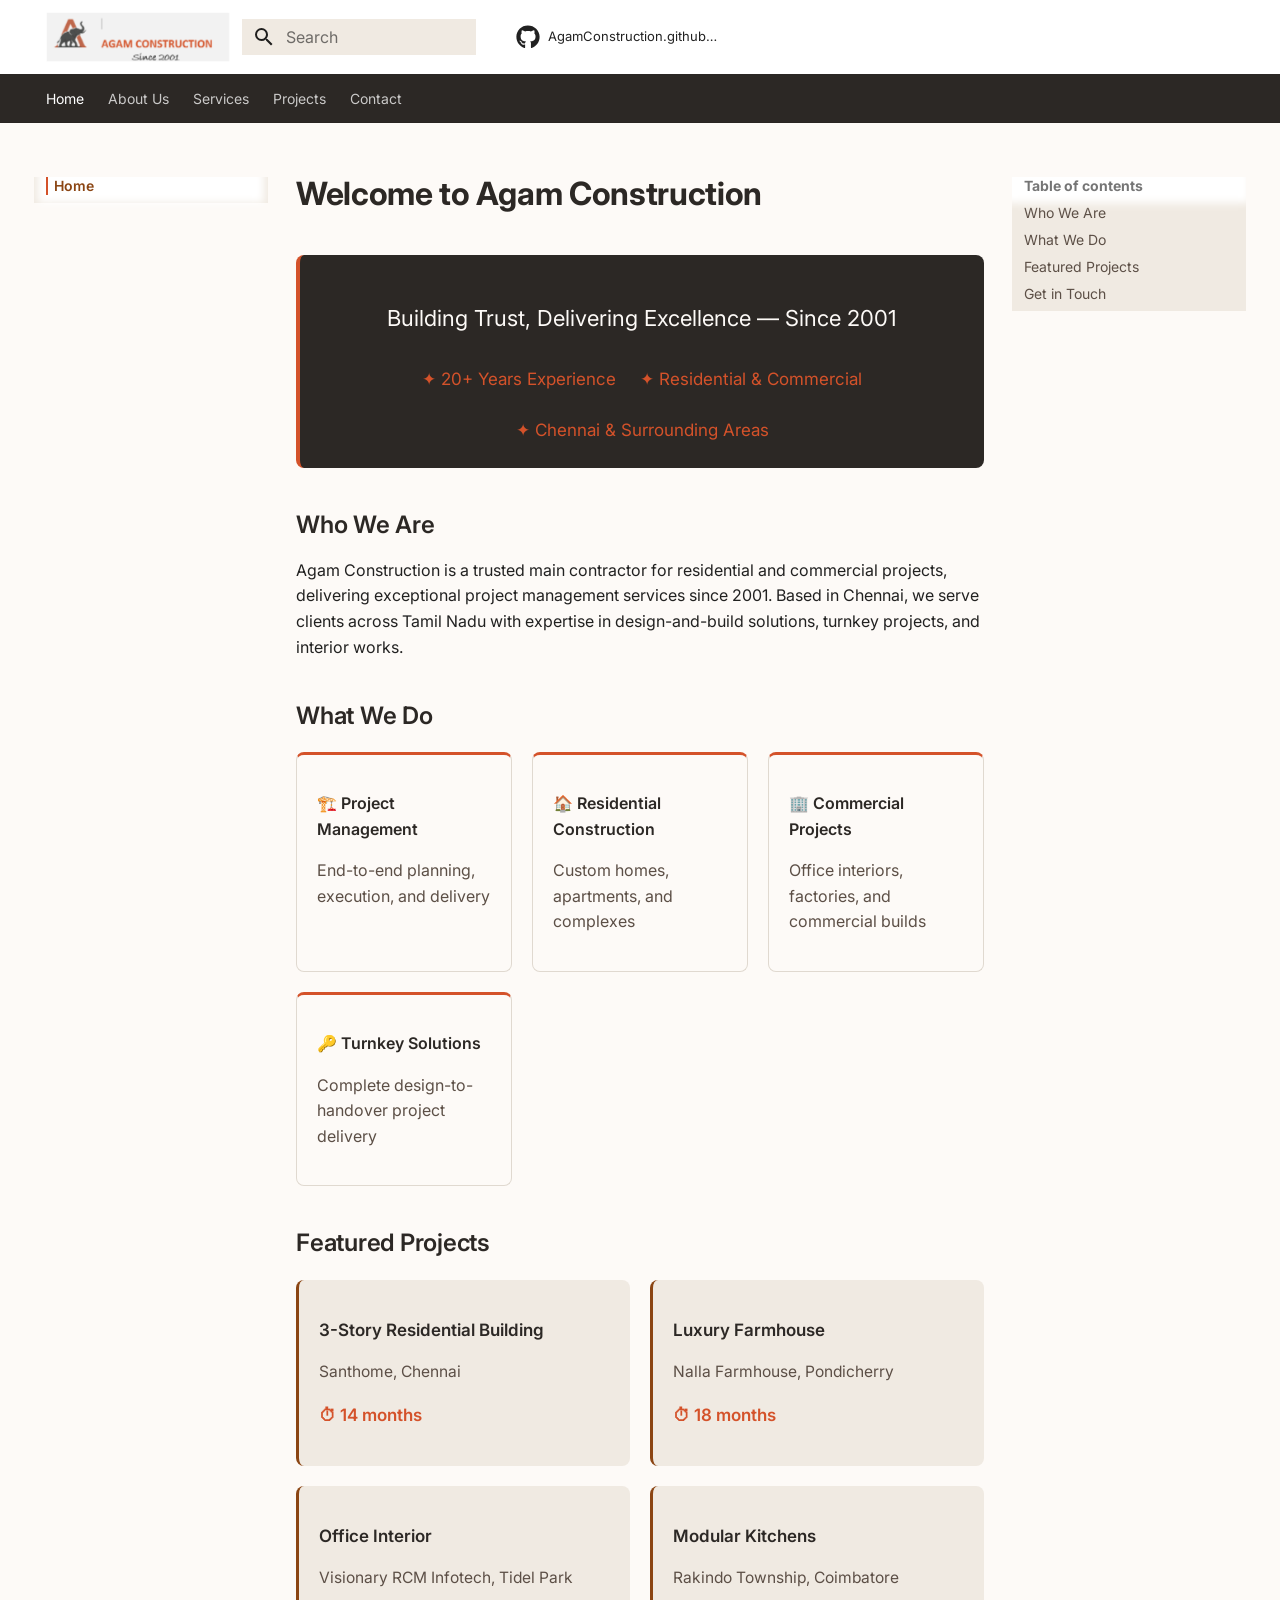
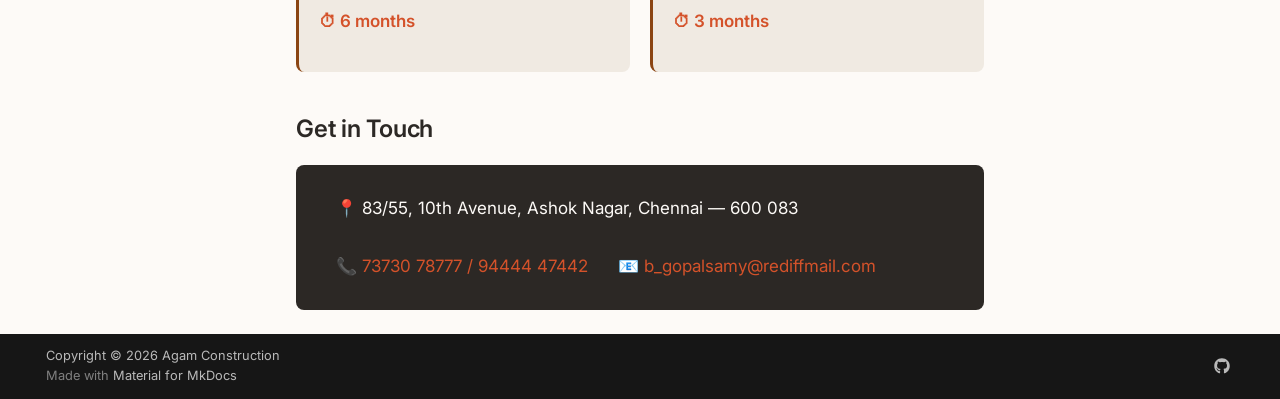
<file: index.html>
<!doctype html>
<html lang="en" class="no-js">
  <head>
    
      <meta charset="utf-8">
      <meta name="viewport" content="width=device-width,initial-scale=1">
      
        <meta name="description" content="Professional construction and project management services in Chennai since 2001">
      
      
        <meta name="author" content="Agam Construction">
      
      
        <link rel="canonical" href="https://AgamConstruction.github.io/">
      
      
      
        <link rel="next" href="about/">
      
      
        
      
      
      <link rel="icon" href="AgamLogo.png">
      <meta name="generator" content="mkdocs-1.6.1, mkdocs-material-9.7.6">
    
    
      
        <title>Agam Construction</title>
      
    
    
      <link rel="stylesheet" href="assets/stylesheets/main.484c7ddc.min.css">
      
        
        <link rel="stylesheet" href="assets/stylesheets/palette.ab4e12ef.min.css">
      
      


    
    
      
    
    
      
        
        
        <link rel="preconnect" href="https://fonts.gstatic.com" crossorigin>
        <link rel="stylesheet" href="https://fonts.googleapis.com/css?family=Inter:300,300i,400,400i,700,700i%7CRoboto+Mono:400,400i,700,700i&display=fallback">
        <style>:root{--md-text-font:"Inter";--md-code-font:"Roboto Mono"}</style>
      
    
    
      <link rel="stylesheet" href="extra.css">
    
    <script>__md_scope=new URL(".",location),__md_hash=e=>[...e].reduce(((e,_)=>(e<<5)-e+_.charCodeAt(0)),0),__md_get=(e,_=localStorage,t=__md_scope)=>JSON.parse(_.getItem(t.pathname+"."+e)),__md_set=(e,_,t=localStorage,a=__md_scope)=>{try{t.setItem(a.pathname+"."+e,JSON.stringify(_))}catch(e){}}</script>
    
      

    
    
  </head>
  
  
    
    
    
    
    
    <body dir="ltr" data-md-color-scheme="default" data-md-color-primary="white" data-md-color-accent="deep-orange">
  
    
    <input class="md-toggle" data-md-toggle="drawer" type="checkbox" id="__drawer" autocomplete="off">
    <input class="md-toggle" data-md-toggle="search" type="checkbox" id="__search" autocomplete="off">
    <label class="md-overlay" for="__drawer"></label>
    <div data-md-component="skip">
      
        
        <a href="#welcome-to-agam-construction" class="md-skip">
          Skip to content
        </a>
      
    </div>
    <div data-md-component="announce">
      
    </div>
    
    
      

<header class="md-header" data-md-component="header">
  <nav class="md-header__inner md-grid" aria-label="Header">
    <a href="." title="Agam Construction" class="md-header__button md-logo" aria-label="Agam Construction" data-md-component="logo">
      
  <img src="AgamLogo.png" alt="logo">

    </a>
    <label class="md-header__button md-icon" for="__drawer">
      
      <svg xmlns="http://www.w3.org/2000/svg" viewBox="0 0 24 24"><path d="M3 6h18v2H3zm0 5h18v2H3zm0 5h18v2H3z"/></svg>
    </label>
    <div class="md-header__title" data-md-component="header-title">
      <div class="md-header__ellipsis">
        <div class="md-header__topic">
          <span class="md-ellipsis">
            Agam Construction
          </span>
        </div>
        <div class="md-header__topic" data-md-component="header-topic">
          <span class="md-ellipsis">
            
              Home
            
          </span>
        </div>
      </div>
    </div>
    
      
    
    
    
    
      
      
        <label class="md-header__button md-icon" for="__search">
          
          <svg xmlns="http://www.w3.org/2000/svg" viewBox="0 0 24 24"><path d="M9.5 3A6.5 6.5 0 0 1 16 9.5c0 1.61-.59 3.09-1.56 4.23l.27.27h.79l5 5-1.5 1.5-5-5v-.79l-.27-.27A6.52 6.52 0 0 1 9.5 16 6.5 6.5 0 0 1 3 9.5 6.5 6.5 0 0 1 9.5 3m0 2C7 5 5 7 5 9.5S7 14 9.5 14 14 12 14 9.5 12 5 9.5 5"/></svg>
        </label>
        <div class="md-search" data-md-component="search" role="dialog">
  <label class="md-search__overlay" for="__search"></label>
  <div class="md-search__inner" role="search">
    <form class="md-search__form" name="search">
      <input type="text" class="md-search__input" name="query" aria-label="Search" placeholder="Search" autocapitalize="off" autocorrect="off" autocomplete="off" spellcheck="false" data-md-component="search-query" required>
      <label class="md-search__icon md-icon" for="__search">
        
        <svg xmlns="http://www.w3.org/2000/svg" viewBox="0 0 24 24"><path d="M9.5 3A6.5 6.5 0 0 1 16 9.5c0 1.61-.59 3.09-1.56 4.23l.27.27h.79l5 5-1.5 1.5-5-5v-.79l-.27-.27A6.52 6.52 0 0 1 9.5 16 6.5 6.5 0 0 1 3 9.5 6.5 6.5 0 0 1 9.5 3m0 2C7 5 5 7 5 9.5S7 14 9.5 14 14 12 14 9.5 12 5 9.5 5"/></svg>
        
        <svg xmlns="http://www.w3.org/2000/svg" viewBox="0 0 24 24"><path d="M20 11v2H8l5.5 5.5-1.42 1.42L4.16 12l7.92-7.92L13.5 5.5 8 11z"/></svg>
      </label>
      <nav class="md-search__options" aria-label="Search">
        
        <button type="reset" class="md-search__icon md-icon" title="Clear" aria-label="Clear" tabindex="-1">
          
          <svg xmlns="http://www.w3.org/2000/svg" viewBox="0 0 24 24"><path d="M19 6.41 17.59 5 12 10.59 6.41 5 5 6.41 10.59 12 5 17.59 6.41 19 12 13.41 17.59 19 19 17.59 13.41 12z"/></svg>
        </button>
      </nav>
      
        <div class="md-search__suggest" data-md-component="search-suggest"></div>
      
    </form>
    <div class="md-search__output">
      <div class="md-search__scrollwrap" tabindex="0" data-md-scrollfix>
        <div class="md-search-result" data-md-component="search-result">
          <div class="md-search-result__meta">
            Initializing search
          </div>
          <ol class="md-search-result__list" role="presentation"></ol>
        </div>
      </div>
    </div>
  </div>
</div>
      
    
    
      <div class="md-header__source">
        <a href="https://github.com/AgamConstruction/AgamConstruction.github.io" title="Go to repository" class="md-source" data-md-component="source">
  <div class="md-source__icon md-icon">
    
    <svg xmlns="http://www.w3.org/2000/svg" viewBox="0 0 512 512"><!--! Font Awesome Free 7.1.0 by @fontawesome - https://fontawesome.com License - https://fontawesome.com/license/free (Icons: CC BY 4.0, Fonts: SIL OFL 1.1, Code: MIT License) Copyright 2025 Fonticons, Inc.--><path d="M173.9 397.4c0 2-2.3 3.6-5.2 3.6-3.3.3-5.6-1.3-5.6-3.6 0-2 2.3-3.6 5.2-3.6 3-.3 5.6 1.3 5.6 3.6m-31.1-4.5c-.7 2 1.3 4.3 4.3 4.9 2.6 1 5.6 0 6.2-2s-1.3-4.3-4.3-5.2c-2.6-.7-5.5.3-6.2 2.3m44.2-1.7c-2.9.7-4.9 2.6-4.6 4.9.3 2 2.9 3.3 5.9 2.6 2.9-.7 4.9-2.6 4.6-4.6-.3-1.9-3-3.2-5.9-2.9M252.8 8C114.1 8 8 113.3 8 252c0 110.9 69.8 205.8 169.5 239.2 12.8 2.3 17.3-5.6 17.3-12.1 0-6.2-.3-40.4-.3-61.4 0 0-70 15-84.7-29.8 0 0-11.4-29.1-27.8-36.6 0 0-22.9-15.7 1.6-15.4 0 0 24.9 2 38.6 25.8 21.9 38.6 58.6 27.5 72.9 20.9 2.3-16 8.8-27.1 16-33.7-55.9-6.2-112.3-14.3-112.3-110.5 0-27.5 7.6-41.3 23.6-58.9-2.6-6.5-11.1-33.3 2.6-67.9 20.9-6.5 69 27 69 27 20-5.6 41.5-8.5 62.8-8.5s42.8 2.9 62.8 8.5c0 0 48.1-33.6 69-27 13.7 34.7 5.2 61.4 2.6 67.9 16 17.7 25.8 31.5 25.8 58.9 0 96.5-58.9 104.2-114.8 110.5 9.2 7.9 17 22.9 17 46.4 0 33.7-.3 75.4-.3 83.6 0 6.5 4.6 14.4 17.3 12.1C436.2 457.8 504 362.9 504 252 504 113.3 391.5 8 252.8 8M105.2 352.9c-1.3 1-1 3.3.7 5.2 1.6 1.6 3.9 2.3 5.2 1 1.3-1 1-3.3-.7-5.2-1.6-1.6-3.9-2.3-5.2-1m-10.8-8.1c-.7 1.3.3 2.9 2.3 3.9 1.6 1 3.6.7 4.3-.7.7-1.3-.3-2.9-2.3-3.9-2-.6-3.6-.3-4.3.7m32.4 35.6c-1.6 1.3-1 4.3 1.3 6.2 2.3 2.3 5.2 2.6 6.5 1 1.3-1.3.7-4.3-1.3-6.2-2.2-2.3-5.2-2.6-6.5-1m-11.4-14.7c-1.6 1-1.6 3.6 0 5.9s4.3 3.3 5.6 2.3c1.6-1.3 1.6-3.9 0-6.2-1.4-2.3-4-3.3-5.6-2"/></svg>
  </div>
  <div class="md-source__repository">
    AgamConstruction.github.io
  </div>
</a>
      </div>
    
  </nav>
  
</header>
    
    <div class="md-container" data-md-component="container">
      
      
        
          
            
<nav class="md-tabs" aria-label="Tabs" data-md-component="tabs">
  <div class="md-grid">
    <ul class="md-tabs__list">
      
        
  
  
  
    
  
  
    <li class="md-tabs__item md-tabs__item--active">
      <a href="." class="md-tabs__link">
        
  
  
    
  
  Home

      </a>
    </li>
  

      
        
  
  
  
  
    <li class="md-tabs__item">
      <a href="about/" class="md-tabs__link">
        
  
  
    
  
  About Us

      </a>
    </li>
  

      
        
  
  
  
  
    <li class="md-tabs__item">
      <a href="services/" class="md-tabs__link">
        
  
  
    
  
  Services

      </a>
    </li>
  

      
        
  
  
  
  
    <li class="md-tabs__item">
      <a href="projects/" class="md-tabs__link">
        
  
  
    
  
  Projects

      </a>
    </li>
  

      
        
  
  
  
  
    <li class="md-tabs__item">
      <a href="contact/" class="md-tabs__link">
        
  
  
    
  
  Contact

      </a>
    </li>
  

      
    </ul>
  </div>
</nav>
          
        
      
      <main class="md-main" data-md-component="main">
        <div class="md-main__inner md-grid">
          
            
              
              <div class="md-sidebar md-sidebar--primary" data-md-component="sidebar" data-md-type="navigation" >
                <div class="md-sidebar__scrollwrap">
                  <div class="md-sidebar__inner">
                    


  


<nav class="md-nav md-nav--primary md-nav--lifted" aria-label="Navigation" data-md-level="0">
  <label class="md-nav__title" for="__drawer">
    <a href="." title="Agam Construction" class="md-nav__button md-logo" aria-label="Agam Construction" data-md-component="logo">
      
  <img src="AgamLogo.png" alt="logo">

    </a>
    Agam Construction
  </label>
  
    <div class="md-nav__source">
      <a href="https://github.com/AgamConstruction/AgamConstruction.github.io" title="Go to repository" class="md-source" data-md-component="source">
  <div class="md-source__icon md-icon">
    
    <svg xmlns="http://www.w3.org/2000/svg" viewBox="0 0 512 512"><!--! Font Awesome Free 7.1.0 by @fontawesome - https://fontawesome.com License - https://fontawesome.com/license/free (Icons: CC BY 4.0, Fonts: SIL OFL 1.1, Code: MIT License) Copyright 2025 Fonticons, Inc.--><path d="M173.9 397.4c0 2-2.3 3.6-5.2 3.6-3.3.3-5.6-1.3-5.6-3.6 0-2 2.3-3.6 5.2-3.6 3-.3 5.6 1.3 5.6 3.6m-31.1-4.5c-.7 2 1.3 4.3 4.3 4.9 2.6 1 5.6 0 6.2-2s-1.3-4.3-4.3-5.2c-2.6-.7-5.5.3-6.2 2.3m44.2-1.7c-2.9.7-4.9 2.6-4.6 4.9.3 2 2.9 3.3 5.9 2.6 2.9-.7 4.9-2.6 4.6-4.6-.3-1.9-3-3.2-5.9-2.9M252.8 8C114.1 8 8 113.3 8 252c0 110.9 69.8 205.8 169.5 239.2 12.8 2.3 17.3-5.6 17.3-12.1 0-6.2-.3-40.4-.3-61.4 0 0-70 15-84.7-29.8 0 0-11.4-29.1-27.8-36.6 0 0-22.9-15.7 1.6-15.4 0 0 24.9 2 38.6 25.8 21.9 38.6 58.6 27.5 72.9 20.9 2.3-16 8.8-27.1 16-33.7-55.9-6.2-112.3-14.3-112.3-110.5 0-27.5 7.6-41.3 23.6-58.9-2.6-6.5-11.1-33.3 2.6-67.9 20.9-6.5 69 27 69 27 20-5.6 41.5-8.5 62.8-8.5s42.8 2.9 62.8 8.5c0 0 48.1-33.6 69-27 13.7 34.7 5.2 61.4 2.6 67.9 16 17.7 25.8 31.5 25.8 58.9 0 96.5-58.9 104.2-114.8 110.5 9.2 7.9 17 22.9 17 46.4 0 33.7-.3 75.4-.3 83.6 0 6.5 4.6 14.4 17.3 12.1C436.2 457.8 504 362.9 504 252 504 113.3 391.5 8 252.8 8M105.2 352.9c-1.3 1-1 3.3.7 5.2 1.6 1.6 3.9 2.3 5.2 1 1.3-1 1-3.3-.7-5.2-1.6-1.6-3.9-2.3-5.2-1m-10.8-8.1c-.7 1.3.3 2.9 2.3 3.9 1.6 1 3.6.7 4.3-.7.7-1.3-.3-2.9-2.3-3.9-2-.6-3.6-.3-4.3.7m32.4 35.6c-1.6 1.3-1 4.3 1.3 6.2 2.3 2.3 5.2 2.6 6.5 1 1.3-1.3.7-4.3-1.3-6.2-2.2-2.3-5.2-2.6-6.5-1m-11.4-14.7c-1.6 1-1.6 3.6 0 5.9s4.3 3.3 5.6 2.3c1.6-1.3 1.6-3.9 0-6.2-1.4-2.3-4-3.3-5.6-2"/></svg>
  </div>
  <div class="md-source__repository">
    AgamConstruction.github.io
  </div>
</a>
    </div>
  
  <ul class="md-nav__list" data-md-scrollfix>
    
      
      
  
  
    
  
  
  
    <li class="md-nav__item md-nav__item--active">
      
      <input class="md-nav__toggle md-toggle" type="checkbox" id="__toc">
      
      
        
      
      
        <label class="md-nav__link md-nav__link--active" for="__toc">
          
  
  
  <span class="md-ellipsis">
    
  
    Home
  

    
  </span>
  
  

          <span class="md-nav__icon md-icon"></span>
        </label>
      
      <a href="." class="md-nav__link md-nav__link--active">
        
  
  
  <span class="md-ellipsis">
    
  
    Home
  

    
  </span>
  
  

      </a>
      
        

<nav class="md-nav md-nav--secondary" aria-label="Table of contents">
  
  
  
    
  
  
    <label class="md-nav__title" for="__toc">
      <span class="md-nav__icon md-icon"></span>
      Table of contents
    </label>
    <ul class="md-nav__list" data-md-component="toc" data-md-scrollfix>
      
        <li class="md-nav__item">
  <a href="#who-we-are" class="md-nav__link">
    <span class="md-ellipsis">
      
        Who We Are
      
    </span>
  </a>
  
</li>
      
        <li class="md-nav__item">
  <a href="#what-we-do" class="md-nav__link">
    <span class="md-ellipsis">
      
        What We Do
      
    </span>
  </a>
  
</li>
      
        <li class="md-nav__item">
  <a href="#featured-projects" class="md-nav__link">
    <span class="md-ellipsis">
      
        Featured Projects
      
    </span>
  </a>
  
</li>
      
        <li class="md-nav__item">
  <a href="#get-in-touch" class="md-nav__link">
    <span class="md-ellipsis">
      
        Get in Touch
      
    </span>
  </a>
  
</li>
      
    </ul>
  
</nav>
      
    </li>
  

    
      
      
  
  
  
  
    <li class="md-nav__item">
      <a href="about/" class="md-nav__link">
        
  
  
  <span class="md-ellipsis">
    
  
    About Us
  

    
  </span>
  
  

      </a>
    </li>
  

    
      
      
  
  
  
  
    <li class="md-nav__item">
      <a href="services/" class="md-nav__link">
        
  
  
  <span class="md-ellipsis">
    
  
    Services
  

    
  </span>
  
  

      </a>
    </li>
  

    
      
      
  
  
  
  
    <li class="md-nav__item">
      <a href="projects/" class="md-nav__link">
        
  
  
  <span class="md-ellipsis">
    
  
    Projects
  

    
  </span>
  
  

      </a>
    </li>
  

    
      
      
  
  
  
  
    <li class="md-nav__item">
      <a href="contact/" class="md-nav__link">
        
  
  
  <span class="md-ellipsis">
    
  
    Contact
  

    
  </span>
  
  

      </a>
    </li>
  

    
  </ul>
</nav>
                  </div>
                </div>
              </div>
            
            
              
              <div class="md-sidebar md-sidebar--secondary" data-md-component="sidebar" data-md-type="toc" >
                <div class="md-sidebar__scrollwrap">
                  <div class="md-sidebar__inner">
                    

<nav class="md-nav md-nav--secondary" aria-label="Table of contents">
  
  
  
    
  
  
    <label class="md-nav__title" for="__toc">
      <span class="md-nav__icon md-icon"></span>
      Table of contents
    </label>
    <ul class="md-nav__list" data-md-component="toc" data-md-scrollfix>
      
        <li class="md-nav__item">
  <a href="#who-we-are" class="md-nav__link">
    <span class="md-ellipsis">
      
        Who We Are
      
    </span>
  </a>
  
</li>
      
        <li class="md-nav__item">
  <a href="#what-we-do" class="md-nav__link">
    <span class="md-ellipsis">
      
        What We Do
      
    </span>
  </a>
  
</li>
      
        <li class="md-nav__item">
  <a href="#featured-projects" class="md-nav__link">
    <span class="md-ellipsis">
      
        Featured Projects
      
    </span>
  </a>
  
</li>
      
        <li class="md-nav__item">
  <a href="#get-in-touch" class="md-nav__link">
    <span class="md-ellipsis">
      
        Get in Touch
      
    </span>
  </a>
  
</li>
      
    </ul>
  
</nav>
                  </div>
                </div>
              </div>
            
          
          
            <div class="md-content" data-md-component="content">
              
              <article class="md-content__inner md-typeset">
                
                  


  
  


<h1 id="welcome-to-agam-construction">Welcome to Agam Construction</h1>
<div style="background: #2C2825; padding: 1.2rem 2rem; border-radius: 8px; text-align: center; margin-bottom: 2rem; border-left: 4px solid #D4522A;">
  <p style="font-size: 1.1rem; margin-bottom: 1.5rem; color: #FDFAF7; font-weight: 400;">
    Building Trust, Delivering Excellence — Since 2001
  </p>
  <div style="display: flex; justify-content: center; gap: 1.2rem; flex-wrap: wrap; font-size: 0.85rem;">
    <span style="color: #D4522A;">✦ 20+ Years Experience</span>
    <span style="color: #D4522A;">✦ Residential & Commercial</span>
    <span style="color: #D4522A;">✦ Chennai & Surrounding Areas</span>
  </div>
</div>

<h2 id="who-we-are">Who We Are</h2>
<p>Agam Construction is a trusted main contractor for residential and commercial
projects, delivering exceptional project management services since 2001.
Based in Chennai, we serve clients across Tamil Nadu with expertise in
design-and-build solutions, turnkey projects, and interior works.</p>
<h2 id="what-we-do">What We Do</h2>
<div style="display: grid; grid-template-columns: repeat(auto-fit, minmax(200px, 1fr)); gap: 1rem; margin: 1rem 0 2rem;">

  <div style="background: #FDFAF7; border: 0.5px solid #e0d9d0; border-top: 3px solid #D4522A; border-radius: 8px; padding: 1rem;">
    <p style="font-weight: 600; color: #2C2825; margin-bottom: 0.4rem;">🏗️ Project Management</p>
    <p style="font-size: 0.8rem; color: #5c4f46;">End-to-end planning, execution, and delivery</p>
  </div>

  <div style="background: #FDFAF7; border: 0.5px solid #e0d9d0; border-top: 3px solid #D4522A; border-radius: 8px; padding: 1rem;">
    <p style="font-weight: 600; color: #2C2825; margin-bottom: 0.4rem;">🏠 Residential Construction</p>
    <p style="font-size: 0.8rem; color: #5c4f46;">Custom homes, apartments, and complexes</p>
  </div>

  <div style="background: #FDFAF7; border: 0.5px solid #e0d9d0; border-top: 3px solid #D4522A; border-radius: 8px; padding: 1rem;">
    <p style="font-weight: 600; color: #2C2825; margin-bottom: 0.4rem;">🏢 Commercial Projects</p>
    <p style="font-size: 0.8rem; color: #5c4f46;">Office interiors, factories, and commercial builds</p>
  </div>

  <div style="background: #FDFAF7; border: 0.5px solid #e0d9d0; border-top: 3px solid #D4522A; border-radius: 8px; padding: 1rem;">
    <p style="font-weight: 600; color: #2C2825; margin-bottom: 0.4rem;">🔑 Turnkey Solutions</p>
    <p style="font-size: 0.8rem; color: #5c4f46;">Complete design-to-handover project delivery</p>
  </div>

</div>

<h2 id="featured-projects">Featured Projects</h2>
<div style="display: grid; grid-template-columns: repeat(auto-fit, minmax(220px, 1fr)); gap: 1rem; margin: 1rem 0 2rem;">

  <div style="background: #F0EAE2; border-radius: 8px; padding: 1rem; border-left: 3px solid #8B4513;">
    <p style="font-weight: 600; color: #2C2825; font-size: 0.85rem; margin-bottom: 0.3rem;">3-Story Residential Building</p>
    <p style="font-size: 0.78rem; color: #5c4f46; margin-bottom: 0.3rem;">Santhome, Chennai</p>
    <p style="font-size: 0.85rem; font-weight: 600; color: #D4522A;">⏱ 14 months</p>
  </div>

  <div style="background: #F0EAE2; border-radius: 8px; padding: 1rem; border-left: 3px solid #8B4513;">
    <p style="font-weight: 600; color: #2C2825; font-size: 0.85rem; margin-bottom: 0.3rem;">Luxury Farmhouse</p>
    <p style="font-size: 0.78rem; color: #5c4f46; margin-bottom: 0.3rem;">Nalla Farmhouse, Pondicherry</p>
    <p style="font-size: 0.85rem; font-weight: 600; color: #D4522A;">⏱ 18 months</p>
  </div>

  <div style="background: #F0EAE2; border-radius: 8px; padding: 1rem; border-left: 3px solid #8B4513;">
    <p style="font-weight: 600; color: #2C2825; font-size: 0.85rem; margin-bottom: 0.3rem;">Office Interior</p>
    <p style="font-size: 0.78rem; color: #5c4f46; margin-bottom: 0.3rem;">Visionary RCM Infotech, Tidel Park</p>
    <p style="font-size: 0.85rem; font-weight: 600; color: #D4522A;">⏱ 6 months</p>
  </div>

  <div style="background: #F0EAE2; border-radius: 8px; padding: 1rem; border-left: 3px solid #8B4513;">
    <p style="font-weight: 600; color: #2C2825; font-size: 0.85rem; margin-bottom: 0.3rem;">Modular Kitchens</p>
    <p style="font-size: 0.78rem; color: #5c4f46; margin-bottom: 0.3rem;">Rakindo Township, Coimbatore</p>
    <p style="font-size: 0.85rem; font-weight: 600; color: #D4522A;">⏱ 3 months</p>
  </div>

</div>

<h2 id="get-in-touch">Get in Touch</h2>
<div style="background: #2C2825; border-radius: 8px; padding: 1.5rem 2rem; margin-top: 1rem; display: flex; flex-wrap: wrap; gap: 1.5rem;">
  <span style="color: #FDFAF7; font-size: 0.85rem;">📍 83/55, 10th Avenue, Ashok Nagar, Chennai — 600 083</span>
  <span style="color: #D4522A; font-size: 0.85rem;">📞 73730 78777 / 94444 47442</span>
  <span style="color: #D4522A; font-size: 0.85rem;">📧 b_gopalsamy@rediffmail.com</span>
</div>












                
              </article>
            </div>
          
          
<script>var target=document.getElementById(location.hash.slice(1));target&&target.name&&(target.checked=target.name.startsWith("__tabbed_"))</script>
        </div>
        
          <button type="button" class="md-top md-icon" data-md-component="top" hidden>
  
  <svg xmlns="http://www.w3.org/2000/svg" viewBox="0 0 24 24"><path d="M13 20h-2V8l-5.5 5.5-1.42-1.42L12 4.16l7.92 7.92-1.42 1.42L13 8z"/></svg>
  Back to top
</button>
        
      </main>
      
        <footer class="md-footer">
  
  <div class="md-footer-meta md-typeset">
    <div class="md-footer-meta__inner md-grid">
      <div class="md-copyright">
  
    <div class="md-copyright__highlight">
      Copyright &copy; 2026 Agam Construction
    </div>
  
  
    Made with
    <a href="https://squidfunk.github.io/mkdocs-material/" target="_blank" rel="noopener">
      Material for MkDocs
    </a>
  
</div>
      
        
<div class="md-social">
  
    
    
    
    
      
      
    
    <a href="https://github.com/AgamConstruction" target="_blank" rel="noopener" title="github.com" class="md-social__link">
      <svg xmlns="http://www.w3.org/2000/svg" viewBox="0 0 512 512"><!--! Font Awesome Free 7.1.0 by @fontawesome - https://fontawesome.com License - https://fontawesome.com/license/free (Icons: CC BY 4.0, Fonts: SIL OFL 1.1, Code: MIT License) Copyright 2025 Fonticons, Inc.--><path d="M173.9 397.4c0 2-2.3 3.6-5.2 3.6-3.3.3-5.6-1.3-5.6-3.6 0-2 2.3-3.6 5.2-3.6 3-.3 5.6 1.3 5.6 3.6m-31.1-4.5c-.7 2 1.3 4.3 4.3 4.9 2.6 1 5.6 0 6.2-2s-1.3-4.3-4.3-5.2c-2.6-.7-5.5.3-6.2 2.3m44.2-1.7c-2.9.7-4.9 2.6-4.6 4.9.3 2 2.9 3.3 5.9 2.6 2.9-.7 4.9-2.6 4.6-4.6-.3-1.9-3-3.2-5.9-2.9M252.8 8C114.1 8 8 113.3 8 252c0 110.9 69.8 205.8 169.5 239.2 12.8 2.3 17.3-5.6 17.3-12.1 0-6.2-.3-40.4-.3-61.4 0 0-70 15-84.7-29.8 0 0-11.4-29.1-27.8-36.6 0 0-22.9-15.7 1.6-15.4 0 0 24.9 2 38.6 25.8 21.9 38.6 58.6 27.5 72.9 20.9 2.3-16 8.8-27.1 16-33.7-55.9-6.2-112.3-14.3-112.3-110.5 0-27.5 7.6-41.3 23.6-58.9-2.6-6.5-11.1-33.3 2.6-67.9 20.9-6.5 69 27 69 27 20-5.6 41.5-8.5 62.8-8.5s42.8 2.9 62.8 8.5c0 0 48.1-33.6 69-27 13.7 34.7 5.2 61.4 2.6 67.9 16 17.7 25.8 31.5 25.8 58.9 0 96.5-58.9 104.2-114.8 110.5 9.2 7.9 17 22.9 17 46.4 0 33.7-.3 75.4-.3 83.6 0 6.5 4.6 14.4 17.3 12.1C436.2 457.8 504 362.9 504 252 504 113.3 391.5 8 252.8 8M105.2 352.9c-1.3 1-1 3.3.7 5.2 1.6 1.6 3.9 2.3 5.2 1 1.3-1 1-3.3-.7-5.2-1.6-1.6-3.9-2.3-5.2-1m-10.8-8.1c-.7 1.3.3 2.9 2.3 3.9 1.6 1 3.6.7 4.3-.7.7-1.3-.3-2.9-2.3-3.9-2-.6-3.6-.3-4.3.7m32.4 35.6c-1.6 1.3-1 4.3 1.3 6.2 2.3 2.3 5.2 2.6 6.5 1 1.3-1.3.7-4.3-1.3-6.2-2.2-2.3-5.2-2.6-6.5-1m-11.4-14.7c-1.6 1-1.6 3.6 0 5.9s4.3 3.3 5.6 2.3c1.6-1.3 1.6-3.9 0-6.2-1.4-2.3-4-3.3-5.6-2"/></svg>
    </a>
  
</div>
      
    </div>
  </div>
</footer>
      
    </div>
    <div class="md-dialog" data-md-component="dialog">
      <div class="md-dialog__inner md-typeset"></div>
    </div>
    
    
    
      
      
      <script id="__config" type="application/json">{"annotate": null, "base": ".", "features": ["navigation.instant", "navigation.tracking", "navigation.tabs", "navigation.sections", "navigation.expand", "navigation.top", "search.suggest", "search.highlight"], "search": "assets/javascripts/workers/search.2c215733.min.js", "tags": null, "translations": {"clipboard.copied": "Copied to clipboard", "clipboard.copy": "Copy to clipboard", "search.result.more.one": "1 more on this page", "search.result.more.other": "# more on this page", "search.result.none": "No matching documents", "search.result.one": "1 matching document", "search.result.other": "# matching documents", "search.result.placeholder": "Type to start searching", "search.result.term.missing": "Missing", "select.version": "Select version"}, "version": null}</script>
    
    
      <script src="assets/javascripts/bundle.79ae519e.min.js"></script>
      
    
  </body>
</html>
</file>
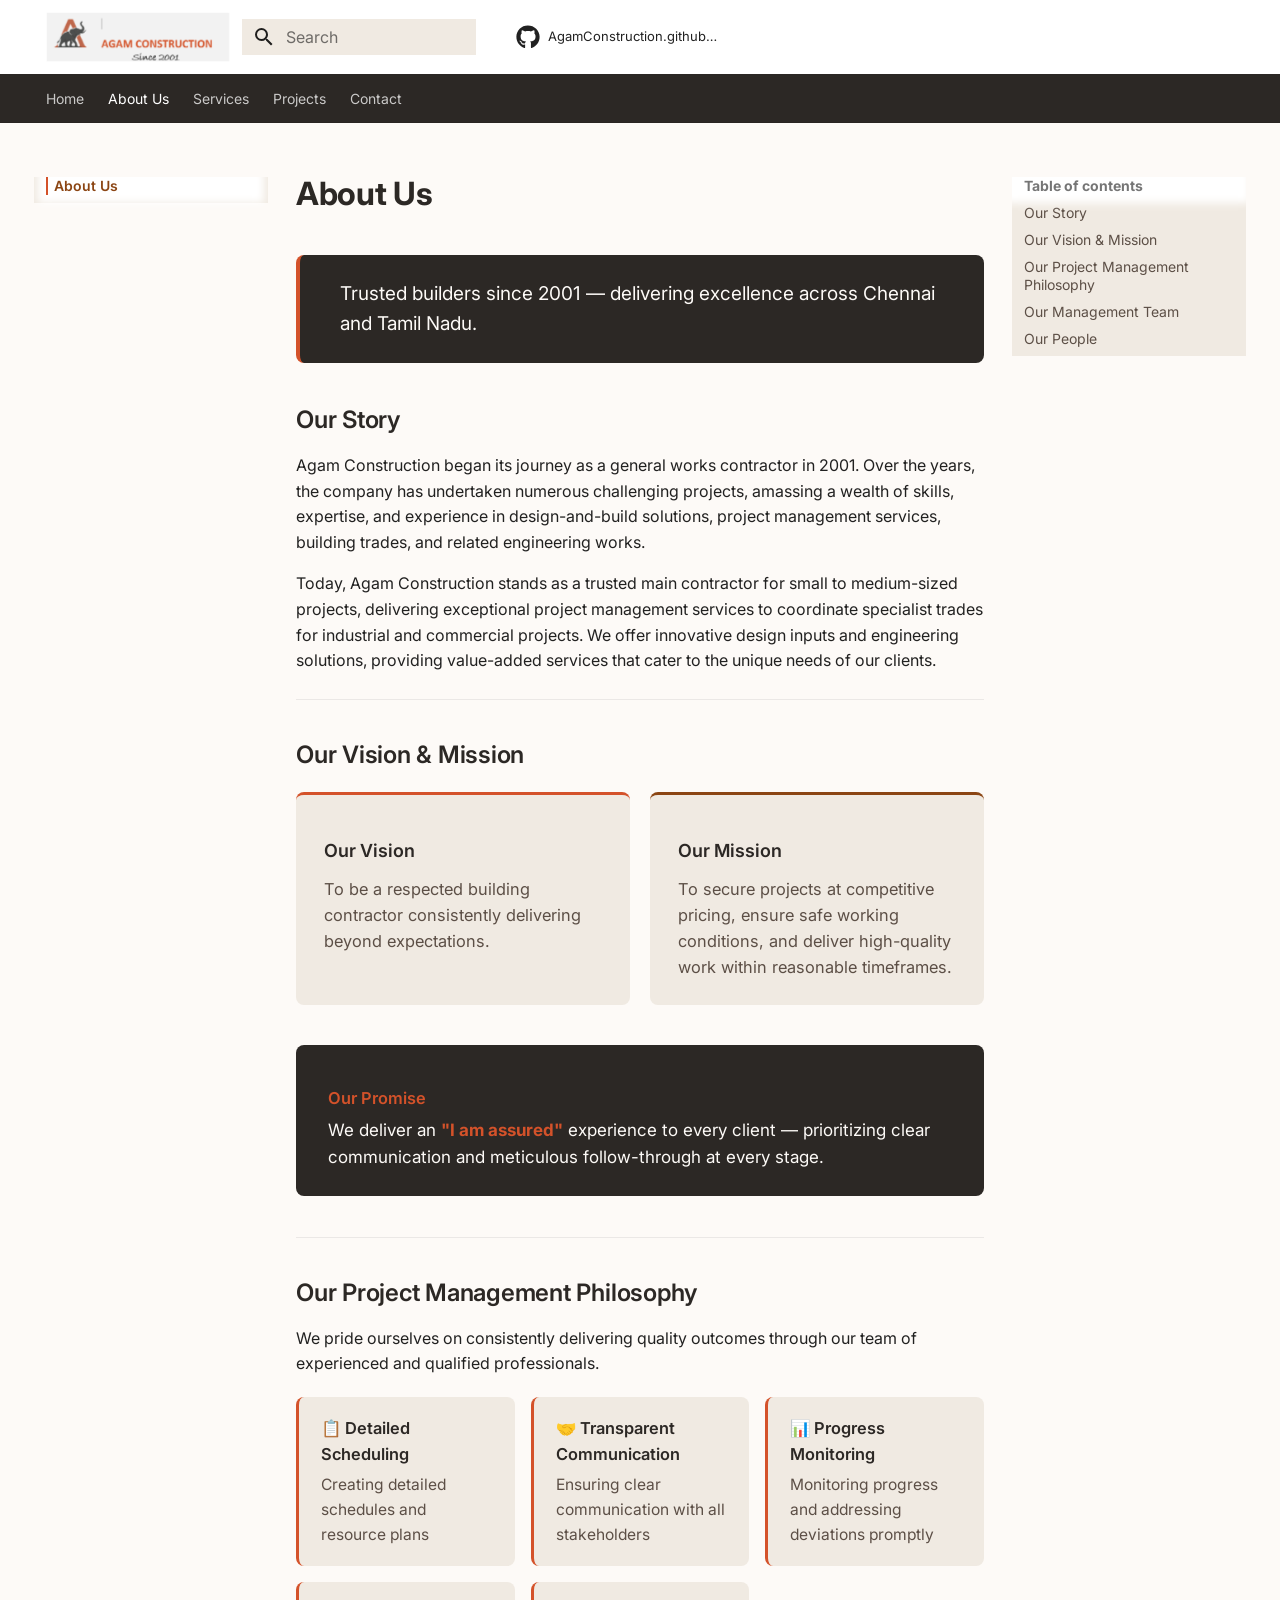
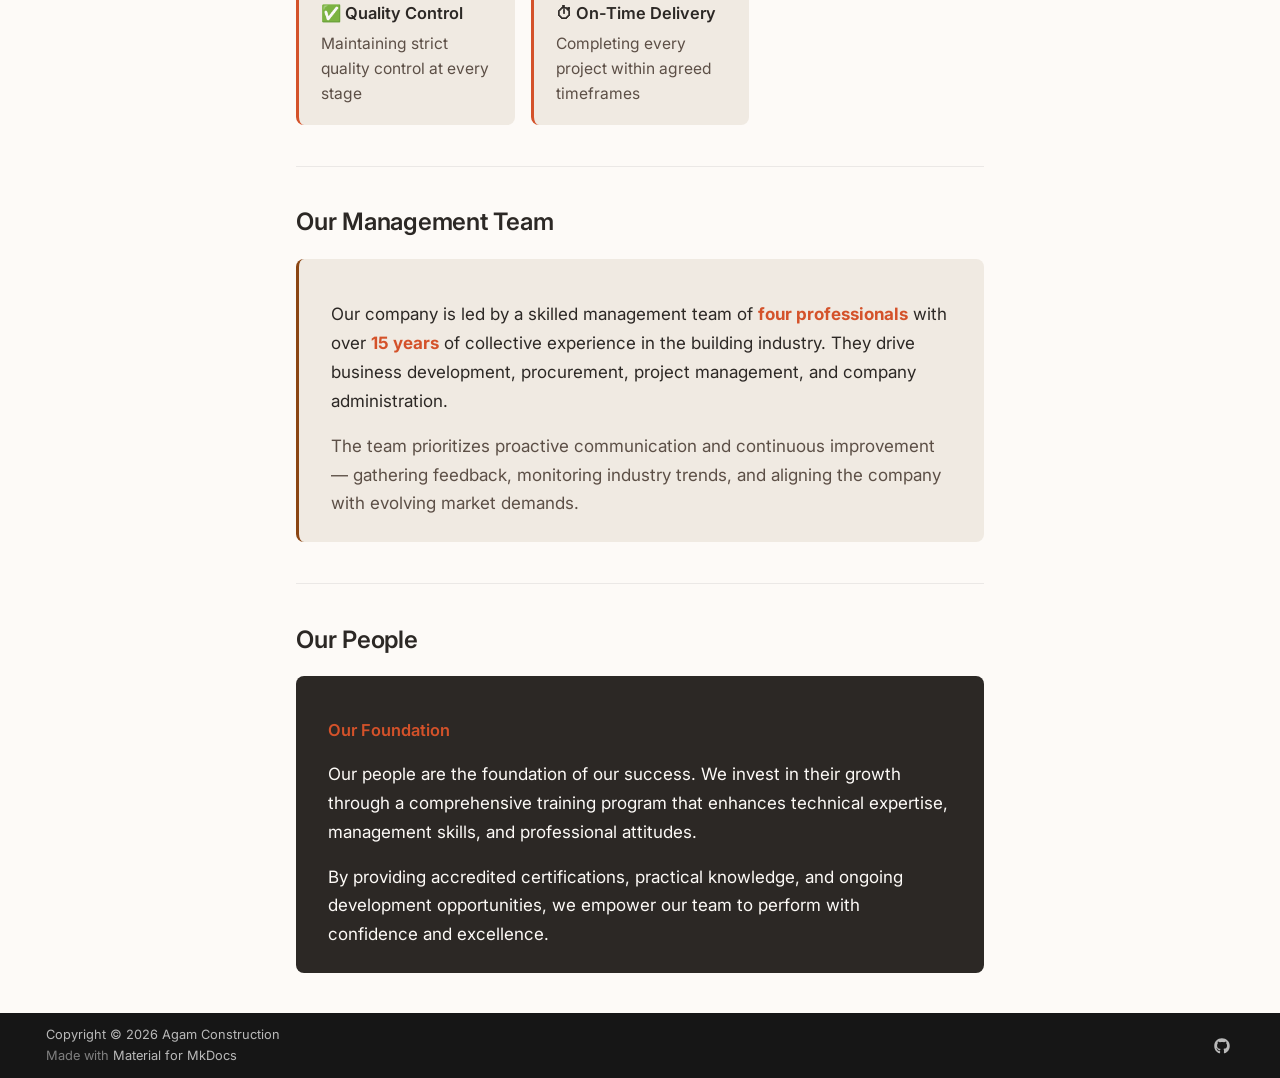
<file: about/index.html>
<!doctype html>
<html lang="en" class="no-js">
  <head>
    
      <meta charset="utf-8">
      <meta name="viewport" content="width=device-width,initial-scale=1">
      
        <meta name="description" content="Professional construction and project management services in Chennai since 2001">
      
      
        <meta name="author" content="Agam Construction">
      
      
        <link rel="canonical" href="https://AgamConstruction.github.io/about/">
      
      
        <link rel="prev" href="..">
      
      
        <link rel="next" href="../services/">
      
      
        
      
      
      <link rel="icon" href="../AgamLogo.png">
      <meta name="generator" content="mkdocs-1.6.1, mkdocs-material-9.7.6">
    
    
      
        <title>About Us - Agam Construction</title>
      
    
    
      <link rel="stylesheet" href="../assets/stylesheets/main.484c7ddc.min.css">
      
        
        <link rel="stylesheet" href="../assets/stylesheets/palette.ab4e12ef.min.css">
      
      


    
    
      
    
    
      
        
        
        <link rel="preconnect" href="https://fonts.gstatic.com" crossorigin>
        <link rel="stylesheet" href="https://fonts.googleapis.com/css?family=Inter:300,300i,400,400i,700,700i%7CRoboto+Mono:400,400i,700,700i&display=fallback">
        <style>:root{--md-text-font:"Inter";--md-code-font:"Roboto Mono"}</style>
      
    
    
      <link rel="stylesheet" href="../extra.css">
    
    <script>__md_scope=new URL("..",location),__md_hash=e=>[...e].reduce(((e,_)=>(e<<5)-e+_.charCodeAt(0)),0),__md_get=(e,_=localStorage,t=__md_scope)=>JSON.parse(_.getItem(t.pathname+"."+e)),__md_set=(e,_,t=localStorage,a=__md_scope)=>{try{t.setItem(a.pathname+"."+e,JSON.stringify(_))}catch(e){}}</script>
    
      

    
    
  </head>
  
  
    
    
    
    
    
    <body dir="ltr" data-md-color-scheme="default" data-md-color-primary="white" data-md-color-accent="deep-orange">
  
    
    <input class="md-toggle" data-md-toggle="drawer" type="checkbox" id="__drawer" autocomplete="off">
    <input class="md-toggle" data-md-toggle="search" type="checkbox" id="__search" autocomplete="off">
    <label class="md-overlay" for="__drawer"></label>
    <div data-md-component="skip">
      
        
        <a href="#about-us" class="md-skip">
          Skip to content
        </a>
      
    </div>
    <div data-md-component="announce">
      
    </div>
    
    
      

<header class="md-header" data-md-component="header">
  <nav class="md-header__inner md-grid" aria-label="Header">
    <a href=".." title="Agam Construction" class="md-header__button md-logo" aria-label="Agam Construction" data-md-component="logo">
      
  <img src="../AgamLogo.png" alt="logo">

    </a>
    <label class="md-header__button md-icon" for="__drawer">
      
      <svg xmlns="http://www.w3.org/2000/svg" viewBox="0 0 24 24"><path d="M3 6h18v2H3zm0 5h18v2H3zm0 5h18v2H3z"/></svg>
    </label>
    <div class="md-header__title" data-md-component="header-title">
      <div class="md-header__ellipsis">
        <div class="md-header__topic">
          <span class="md-ellipsis">
            Agam Construction
          </span>
        </div>
        <div class="md-header__topic" data-md-component="header-topic">
          <span class="md-ellipsis">
            
              About Us
            
          </span>
        </div>
      </div>
    </div>
    
      
    
    
    
    
      
      
        <label class="md-header__button md-icon" for="__search">
          
          <svg xmlns="http://www.w3.org/2000/svg" viewBox="0 0 24 24"><path d="M9.5 3A6.5 6.5 0 0 1 16 9.5c0 1.61-.59 3.09-1.56 4.23l.27.27h.79l5 5-1.5 1.5-5-5v-.79l-.27-.27A6.52 6.52 0 0 1 9.5 16 6.5 6.5 0 0 1 3 9.5 6.5 6.5 0 0 1 9.5 3m0 2C7 5 5 7 5 9.5S7 14 9.5 14 14 12 14 9.5 12 5 9.5 5"/></svg>
        </label>
        <div class="md-search" data-md-component="search" role="dialog">
  <label class="md-search__overlay" for="__search"></label>
  <div class="md-search__inner" role="search">
    <form class="md-search__form" name="search">
      <input type="text" class="md-search__input" name="query" aria-label="Search" placeholder="Search" autocapitalize="off" autocorrect="off" autocomplete="off" spellcheck="false" data-md-component="search-query" required>
      <label class="md-search__icon md-icon" for="__search">
        
        <svg xmlns="http://www.w3.org/2000/svg" viewBox="0 0 24 24"><path d="M9.5 3A6.5 6.5 0 0 1 16 9.5c0 1.61-.59 3.09-1.56 4.23l.27.27h.79l5 5-1.5 1.5-5-5v-.79l-.27-.27A6.52 6.52 0 0 1 9.5 16 6.5 6.5 0 0 1 3 9.5 6.5 6.5 0 0 1 9.5 3m0 2C7 5 5 7 5 9.5S7 14 9.5 14 14 12 14 9.5 12 5 9.5 5"/></svg>
        
        <svg xmlns="http://www.w3.org/2000/svg" viewBox="0 0 24 24"><path d="M20 11v2H8l5.5 5.5-1.42 1.42L4.16 12l7.92-7.92L13.5 5.5 8 11z"/></svg>
      </label>
      <nav class="md-search__options" aria-label="Search">
        
        <button type="reset" class="md-search__icon md-icon" title="Clear" aria-label="Clear" tabindex="-1">
          
          <svg xmlns="http://www.w3.org/2000/svg" viewBox="0 0 24 24"><path d="M19 6.41 17.59 5 12 10.59 6.41 5 5 6.41 10.59 12 5 17.59 6.41 19 12 13.41 17.59 19 19 17.59 13.41 12z"/></svg>
        </button>
      </nav>
      
        <div class="md-search__suggest" data-md-component="search-suggest"></div>
      
    </form>
    <div class="md-search__output">
      <div class="md-search__scrollwrap" tabindex="0" data-md-scrollfix>
        <div class="md-search-result" data-md-component="search-result">
          <div class="md-search-result__meta">
            Initializing search
          </div>
          <ol class="md-search-result__list" role="presentation"></ol>
        </div>
      </div>
    </div>
  </div>
</div>
      
    
    
      <div class="md-header__source">
        <a href="https://github.com/AgamConstruction/AgamConstruction.github.io" title="Go to repository" class="md-source" data-md-component="source">
  <div class="md-source__icon md-icon">
    
    <svg xmlns="http://www.w3.org/2000/svg" viewBox="0 0 512 512"><!--! Font Awesome Free 7.1.0 by @fontawesome - https://fontawesome.com License - https://fontawesome.com/license/free (Icons: CC BY 4.0, Fonts: SIL OFL 1.1, Code: MIT License) Copyright 2025 Fonticons, Inc.--><path d="M173.9 397.4c0 2-2.3 3.6-5.2 3.6-3.3.3-5.6-1.3-5.6-3.6 0-2 2.3-3.6 5.2-3.6 3-.3 5.6 1.3 5.6 3.6m-31.1-4.5c-.7 2 1.3 4.3 4.3 4.9 2.6 1 5.6 0 6.2-2s-1.3-4.3-4.3-5.2c-2.6-.7-5.5.3-6.2 2.3m44.2-1.7c-2.9.7-4.9 2.6-4.6 4.9.3 2 2.9 3.3 5.9 2.6 2.9-.7 4.9-2.6 4.6-4.6-.3-1.9-3-3.2-5.9-2.9M252.8 8C114.1 8 8 113.3 8 252c0 110.9 69.8 205.8 169.5 239.2 12.8 2.3 17.3-5.6 17.3-12.1 0-6.2-.3-40.4-.3-61.4 0 0-70 15-84.7-29.8 0 0-11.4-29.1-27.8-36.6 0 0-22.9-15.7 1.6-15.4 0 0 24.9 2 38.6 25.8 21.9 38.6 58.6 27.5 72.9 20.9 2.3-16 8.8-27.1 16-33.7-55.9-6.2-112.3-14.3-112.3-110.5 0-27.5 7.6-41.3 23.6-58.9-2.6-6.5-11.1-33.3 2.6-67.9 20.9-6.5 69 27 69 27 20-5.6 41.5-8.5 62.8-8.5s42.8 2.9 62.8 8.5c0 0 48.1-33.6 69-27 13.7 34.7 5.2 61.4 2.6 67.9 16 17.7 25.8 31.5 25.8 58.9 0 96.5-58.9 104.2-114.8 110.5 9.2 7.9 17 22.9 17 46.4 0 33.7-.3 75.4-.3 83.6 0 6.5 4.6 14.4 17.3 12.1C436.2 457.8 504 362.9 504 252 504 113.3 391.5 8 252.8 8M105.2 352.9c-1.3 1-1 3.3.7 5.2 1.6 1.6 3.9 2.3 5.2 1 1.3-1 1-3.3-.7-5.2-1.6-1.6-3.9-2.3-5.2-1m-10.8-8.1c-.7 1.3.3 2.9 2.3 3.9 1.6 1 3.6.7 4.3-.7.7-1.3-.3-2.9-2.3-3.9-2-.6-3.6-.3-4.3.7m32.4 35.6c-1.6 1.3-1 4.3 1.3 6.2 2.3 2.3 5.2 2.6 6.5 1 1.3-1.3.7-4.3-1.3-6.2-2.2-2.3-5.2-2.6-6.5-1m-11.4-14.7c-1.6 1-1.6 3.6 0 5.9s4.3 3.3 5.6 2.3c1.6-1.3 1.6-3.9 0-6.2-1.4-2.3-4-3.3-5.6-2"/></svg>
  </div>
  <div class="md-source__repository">
    AgamConstruction.github.io
  </div>
</a>
      </div>
    
  </nav>
  
</header>
    
    <div class="md-container" data-md-component="container">
      
      
        
          
            
<nav class="md-tabs" aria-label="Tabs" data-md-component="tabs">
  <div class="md-grid">
    <ul class="md-tabs__list">
      
        
  
  
  
  
    <li class="md-tabs__item">
      <a href=".." class="md-tabs__link">
        
  
  
    
  
  Home

      </a>
    </li>
  

      
        
  
  
  
    
  
  
    <li class="md-tabs__item md-tabs__item--active">
      <a href="./" class="md-tabs__link">
        
  
  
    
  
  About Us

      </a>
    </li>
  

      
        
  
  
  
  
    <li class="md-tabs__item">
      <a href="../services/" class="md-tabs__link">
        
  
  
    
  
  Services

      </a>
    </li>
  

      
        
  
  
  
  
    <li class="md-tabs__item">
      <a href="../projects/" class="md-tabs__link">
        
  
  
    
  
  Projects

      </a>
    </li>
  

      
        
  
  
  
  
    <li class="md-tabs__item">
      <a href="../contact/" class="md-tabs__link">
        
  
  
    
  
  Contact

      </a>
    </li>
  

      
    </ul>
  </div>
</nav>
          
        
      
      <main class="md-main" data-md-component="main">
        <div class="md-main__inner md-grid">
          
            
              
              <div class="md-sidebar md-sidebar--primary" data-md-component="sidebar" data-md-type="navigation" >
                <div class="md-sidebar__scrollwrap">
                  <div class="md-sidebar__inner">
                    


  


<nav class="md-nav md-nav--primary md-nav--lifted" aria-label="Navigation" data-md-level="0">
  <label class="md-nav__title" for="__drawer">
    <a href=".." title="Agam Construction" class="md-nav__button md-logo" aria-label="Agam Construction" data-md-component="logo">
      
  <img src="../AgamLogo.png" alt="logo">

    </a>
    Agam Construction
  </label>
  
    <div class="md-nav__source">
      <a href="https://github.com/AgamConstruction/AgamConstruction.github.io" title="Go to repository" class="md-source" data-md-component="source">
  <div class="md-source__icon md-icon">
    
    <svg xmlns="http://www.w3.org/2000/svg" viewBox="0 0 512 512"><!--! Font Awesome Free 7.1.0 by @fontawesome - https://fontawesome.com License - https://fontawesome.com/license/free (Icons: CC BY 4.0, Fonts: SIL OFL 1.1, Code: MIT License) Copyright 2025 Fonticons, Inc.--><path d="M173.9 397.4c0 2-2.3 3.6-5.2 3.6-3.3.3-5.6-1.3-5.6-3.6 0-2 2.3-3.6 5.2-3.6 3-.3 5.6 1.3 5.6 3.6m-31.1-4.5c-.7 2 1.3 4.3 4.3 4.9 2.6 1 5.6 0 6.2-2s-1.3-4.3-4.3-5.2c-2.6-.7-5.5.3-6.2 2.3m44.2-1.7c-2.9.7-4.9 2.6-4.6 4.9.3 2 2.9 3.3 5.9 2.6 2.9-.7 4.9-2.6 4.6-4.6-.3-1.9-3-3.2-5.9-2.9M252.8 8C114.1 8 8 113.3 8 252c0 110.9 69.8 205.8 169.5 239.2 12.8 2.3 17.3-5.6 17.3-12.1 0-6.2-.3-40.4-.3-61.4 0 0-70 15-84.7-29.8 0 0-11.4-29.1-27.8-36.6 0 0-22.9-15.7 1.6-15.4 0 0 24.9 2 38.6 25.8 21.9 38.6 58.6 27.5 72.9 20.9 2.3-16 8.8-27.1 16-33.7-55.9-6.2-112.3-14.3-112.3-110.5 0-27.5 7.6-41.3 23.6-58.9-2.6-6.5-11.1-33.3 2.6-67.9 20.9-6.5 69 27 69 27 20-5.6 41.5-8.5 62.8-8.5s42.8 2.9 62.8 8.5c0 0 48.1-33.6 69-27 13.7 34.7 5.2 61.4 2.6 67.9 16 17.7 25.8 31.5 25.8 58.9 0 96.5-58.9 104.2-114.8 110.5 9.2 7.9 17 22.9 17 46.4 0 33.7-.3 75.4-.3 83.6 0 6.5 4.6 14.4 17.3 12.1C436.2 457.8 504 362.9 504 252 504 113.3 391.5 8 252.8 8M105.2 352.9c-1.3 1-1 3.3.7 5.2 1.6 1.6 3.9 2.3 5.2 1 1.3-1 1-3.3-.7-5.2-1.6-1.6-3.9-2.3-5.2-1m-10.8-8.1c-.7 1.3.3 2.9 2.3 3.9 1.6 1 3.6.7 4.3-.7.7-1.3-.3-2.9-2.3-3.9-2-.6-3.6-.3-4.3.7m32.4 35.6c-1.6 1.3-1 4.3 1.3 6.2 2.3 2.3 5.2 2.6 6.5 1 1.3-1.3.7-4.3-1.3-6.2-2.2-2.3-5.2-2.6-6.5-1m-11.4-14.7c-1.6 1-1.6 3.6 0 5.9s4.3 3.3 5.6 2.3c1.6-1.3 1.6-3.9 0-6.2-1.4-2.3-4-3.3-5.6-2"/></svg>
  </div>
  <div class="md-source__repository">
    AgamConstruction.github.io
  </div>
</a>
    </div>
  
  <ul class="md-nav__list" data-md-scrollfix>
    
      
      
  
  
  
  
    <li class="md-nav__item">
      <a href=".." class="md-nav__link">
        
  
  
  <span class="md-ellipsis">
    
  
    Home
  

    
  </span>
  
  

      </a>
    </li>
  

    
      
      
  
  
    
  
  
  
    <li class="md-nav__item md-nav__item--active">
      
      <input class="md-nav__toggle md-toggle" type="checkbox" id="__toc">
      
      
        
      
      
        <label class="md-nav__link md-nav__link--active" for="__toc">
          
  
  
  <span class="md-ellipsis">
    
  
    About Us
  

    
  </span>
  
  

          <span class="md-nav__icon md-icon"></span>
        </label>
      
      <a href="./" class="md-nav__link md-nav__link--active">
        
  
  
  <span class="md-ellipsis">
    
  
    About Us
  

    
  </span>
  
  

      </a>
      
        

<nav class="md-nav md-nav--secondary" aria-label="Table of contents">
  
  
  
    
  
  
    <label class="md-nav__title" for="__toc">
      <span class="md-nav__icon md-icon"></span>
      Table of contents
    </label>
    <ul class="md-nav__list" data-md-component="toc" data-md-scrollfix>
      
        <li class="md-nav__item">
  <a href="#our-story" class="md-nav__link">
    <span class="md-ellipsis">
      
        Our Story
      
    </span>
  </a>
  
</li>
      
        <li class="md-nav__item">
  <a href="#our-vision-mission" class="md-nav__link">
    <span class="md-ellipsis">
      
        Our Vision &amp; Mission
      
    </span>
  </a>
  
</li>
      
        <li class="md-nav__item">
  <a href="#our-project-management-philosophy" class="md-nav__link">
    <span class="md-ellipsis">
      
        Our Project Management Philosophy
      
    </span>
  </a>
  
</li>
      
        <li class="md-nav__item">
  <a href="#our-management-team" class="md-nav__link">
    <span class="md-ellipsis">
      
        Our Management Team
      
    </span>
  </a>
  
</li>
      
        <li class="md-nav__item">
  <a href="#our-people" class="md-nav__link">
    <span class="md-ellipsis">
      
        Our People
      
    </span>
  </a>
  
</li>
      
    </ul>
  
</nav>
      
    </li>
  

    
      
      
  
  
  
  
    <li class="md-nav__item">
      <a href="../services/" class="md-nav__link">
        
  
  
  <span class="md-ellipsis">
    
  
    Services
  

    
  </span>
  
  

      </a>
    </li>
  

    
      
      
  
  
  
  
    <li class="md-nav__item">
      <a href="../projects/" class="md-nav__link">
        
  
  
  <span class="md-ellipsis">
    
  
    Projects
  

    
  </span>
  
  

      </a>
    </li>
  

    
      
      
  
  
  
  
    <li class="md-nav__item">
      <a href="../contact/" class="md-nav__link">
        
  
  
  <span class="md-ellipsis">
    
  
    Contact
  

    
  </span>
  
  

      </a>
    </li>
  

    
  </ul>
</nav>
                  </div>
                </div>
              </div>
            
            
              
              <div class="md-sidebar md-sidebar--secondary" data-md-component="sidebar" data-md-type="toc" >
                <div class="md-sidebar__scrollwrap">
                  <div class="md-sidebar__inner">
                    

<nav class="md-nav md-nav--secondary" aria-label="Table of contents">
  
  
  
    
  
  
    <label class="md-nav__title" for="__toc">
      <span class="md-nav__icon md-icon"></span>
      Table of contents
    </label>
    <ul class="md-nav__list" data-md-component="toc" data-md-scrollfix>
      
        <li class="md-nav__item">
  <a href="#our-story" class="md-nav__link">
    <span class="md-ellipsis">
      
        Our Story
      
    </span>
  </a>
  
</li>
      
        <li class="md-nav__item">
  <a href="#our-vision-mission" class="md-nav__link">
    <span class="md-ellipsis">
      
        Our Vision &amp; Mission
      
    </span>
  </a>
  
</li>
      
        <li class="md-nav__item">
  <a href="#our-project-management-philosophy" class="md-nav__link">
    <span class="md-ellipsis">
      
        Our Project Management Philosophy
      
    </span>
  </a>
  
</li>
      
        <li class="md-nav__item">
  <a href="#our-management-team" class="md-nav__link">
    <span class="md-ellipsis">
      
        Our Management Team
      
    </span>
  </a>
  
</li>
      
        <li class="md-nav__item">
  <a href="#our-people" class="md-nav__link">
    <span class="md-ellipsis">
      
        Our People
      
    </span>
  </a>
  
</li>
      
    </ul>
  
</nav>
                  </div>
                </div>
              </div>
            
          
          
            <div class="md-content" data-md-component="content">
              
              <article class="md-content__inner md-typeset">
                
                  


  
  


<h1 id="about-us">About Us</h1>
<div style="background: #2C2825; padding: 1.2rem 2rem; border-radius: 8px; border-left: 4px solid #D4522A; margin-bottom: 2rem;">
  <p style="color: #FDFAF7; font-size: 0.95rem; font-weight: 400; margin: 0;">
    Trusted builders since 2001 — delivering excellence across Chennai and Tamil Nadu.
  </p>
</div>

<h2 id="our-story">Our Story</h2>
<p>Agam Construction began its journey as a general works contractor in 2001.
Over the years, the company has undertaken numerous challenging projects,
amassing a wealth of skills, expertise, and experience in design-and-build
solutions, project management services, building trades, and related
engineering works.</p>
<p>Today, Agam Construction stands as a trusted main contractor for small to
medium-sized projects, delivering exceptional project management services
to coordinate specialist trades for industrial and commercial projects.
We offer innovative design inputs and engineering solutions, providing
value-added services that cater to the unique needs of our clients.</p>
<hr />
<h2 id="our-vision-mission">Our Vision &amp; Mission</h2>
<div style="display: grid; grid-template-columns: repeat(auto-fit, minmax(220px, 1fr)); gap: 1rem; margin: 1rem 0 2rem;">

  <div style="background: #F0EAE2; border-radius: 8px; padding: 1.2rem 1.4rem; border-top: 3px solid #D4522A;">
    <p style="font-weight: 600; color: #2C2825; font-size: 0.9rem; margin-bottom: 0.5rem;">Our Vision</p>
    <p style="font-size: 0.82rem; color: #5c4f46; line-height: 1.6; margin: 0;">To be a respected building contractor consistently delivering beyond expectations.</p>
  </div>

  <div style="background: #F0EAE2; border-radius: 8px; padding: 1.2rem 1.4rem; border-top: 3px solid #8B4513;">
    <p style="font-weight: 600; color: #2C2825; font-size: 0.9rem; margin-bottom: 0.5rem;">Our Mission</p>
    <p style="font-size: 0.82rem; color: #5c4f46; line-height: 1.6; margin: 0;">To secure projects at competitive pricing, ensure safe working conditions, and deliver high-quality work within reasonable timeframes.</p>
  </div>

</div>

<div style="background: #2C2825; padding: 1.2rem 1.6rem; border-radius: 8px; margin-bottom: 2rem;">
  <p style="color: #D4522A; font-size: 0.82rem; font-weight: 600; margin-bottom: 0.3rem;">Our Promise</p>
  <p style="color: #FDFAF7; font-size: 0.85rem; font-weight: 400; margin: 0; line-height: 1.6;">
    We deliver an <strong style="color: #D4522A;">"I am assured"</strong> experience to every client — prioritizing clear communication and meticulous follow-through at every stage.
  </p>
</div>

<hr />
<h2 id="our-project-management-philosophy">Our Project Management Philosophy</h2>
<p>We pride ourselves on consistently delivering quality outcomes through our
team of experienced and qualified professionals.</p>
<div style="display: grid; grid-template-columns: repeat(auto-fit, minmax(200px, 1fr)); gap: 0.8rem; margin: 1rem 0 2rem;">

  <div style="background: #F0EAE2; border-radius: 8px; padding: 0.9rem 1.1rem; border-left: 3px solid #D4522A;">
    <p style="font-size: 0.82rem; color: #2C2825; font-weight: 600; margin: 0;">📋 Detailed Scheduling</p>
    <p style="font-size: 0.78rem; color: #5c4f46; margin: 0.3rem 0 0;">Creating detailed schedules and resource plans</p>
  </div>

  <div style="background: #F0EAE2; border-radius: 8px; padding: 0.9rem 1.1rem; border-left: 3px solid #D4522A;">
    <p style="font-size: 0.82rem; color: #2C2825; font-weight: 600; margin: 0;">🤝 Transparent Communication</p>
    <p style="font-size: 0.78rem; color: #5c4f46; margin: 0.3rem 0 0;">Ensuring clear communication with all stakeholders</p>
  </div>

  <div style="background: #F0EAE2; border-radius: 8px; padding: 0.9rem 1.1rem; border-left: 3px solid #D4522A;">
    <p style="font-size: 0.82rem; color: #2C2825; font-weight: 600; margin: 0;">📊 Progress Monitoring</p>
    <p style="font-size: 0.78rem; color: #5c4f46; margin: 0.3rem 0 0;">Monitoring progress and addressing deviations promptly</p>
  </div>

  <div style="background: #F0EAE2; border-radius: 8px; padding: 0.9rem 1.1rem; border-left: 3px solid #D4522A;">
    <p style="font-size: 0.82rem; color: #2C2825; font-weight: 600; margin: 0;">✅ Quality Control</p>
    <p style="font-size: 0.78rem; color: #5c4f46; margin: 0.3rem 0 0;">Maintaining strict quality control at every stage</p>
  </div>

  <div style="background: #F0EAE2; border-radius: 8px; padding: 0.9rem 1.1rem; border-left: 3px solid #D4522A;">
    <p style="font-size: 0.82rem; color: #2C2825; font-weight: 600; margin: 0;">⏱ On-Time Delivery</p>
    <p style="font-size: 0.78rem; color: #5c4f46; margin: 0.3rem 0 0;">Completing every project within agreed timeframes</p>
  </div>

</div>

<hr />
<h2 id="our-management-team">Our Management Team</h2>
<div style="background: #F0EAE2; border-radius: 8px; padding: 1.2rem 1.6rem; margin: 1rem 0 2rem; border-left: 3px solid #8B4513;">
  <p style="font-size: 0.85rem; color: #2C2825; line-height: 1.7; margin-bottom: 0.8rem;">
    Our company is led by a skilled management team of <strong style="color: #D4522A;">four professionals</strong> with over <strong style="color: #D4522A;">15 years</strong> of collective experience in the building industry. They drive business development, procurement, project management, and company administration.
  </p>
  <p style="font-size: 0.85rem; color: #5c4f46; line-height: 1.7; margin: 0;">
    The team prioritizes proactive communication and continuous improvement — gathering feedback, monitoring industry trends, and aligning the company with evolving market demands.
  </p>
</div>

<hr />
<h2 id="our-people">Our People</h2>
<div style="background: #2C2825; padding: 1.2rem 1.6rem; border-radius: 8px; margin: 1rem 0 2rem;">
  <p style="color: #D4522A; font-size: 0.82rem; font-weight: 600; margin-bottom: 0.3rem;">Our Foundation</p>
  <p style="color: #FDFAF7; font-size: 0.85rem; line-height: 1.7; margin-bottom: 0.8rem;">
    Our people are the foundation of our success. We invest in their growth through a comprehensive training program that enhances technical expertise, management skills, and professional attitudes.
  </p>
  <p style="color: #FDFAF7; font-size: 0.85rem; line-height: 1.7; margin: 0;">
    By providing accredited certifications, practical knowledge, and ongoing development opportunities, we empower our team to perform with confidence and excellence.
  </p>
</div>












                
              </article>
            </div>
          
          
<script>var target=document.getElementById(location.hash.slice(1));target&&target.name&&(target.checked=target.name.startsWith("__tabbed_"))</script>
        </div>
        
          <button type="button" class="md-top md-icon" data-md-component="top" hidden>
  
  <svg xmlns="http://www.w3.org/2000/svg" viewBox="0 0 24 24"><path d="M13 20h-2V8l-5.5 5.5-1.42-1.42L12 4.16l7.92 7.92-1.42 1.42L13 8z"/></svg>
  Back to top
</button>
        
      </main>
      
        <footer class="md-footer">
  
  <div class="md-footer-meta md-typeset">
    <div class="md-footer-meta__inner md-grid">
      <div class="md-copyright">
  
    <div class="md-copyright__highlight">
      Copyright &copy; 2026 Agam Construction
    </div>
  
  
    Made with
    <a href="https://squidfunk.github.io/mkdocs-material/" target="_blank" rel="noopener">
      Material for MkDocs
    </a>
  
</div>
      
        
<div class="md-social">
  
    
    
    
    
      
      
    
    <a href="https://github.com/AgamConstruction" target="_blank" rel="noopener" title="github.com" class="md-social__link">
      <svg xmlns="http://www.w3.org/2000/svg" viewBox="0 0 512 512"><!--! Font Awesome Free 7.1.0 by @fontawesome - https://fontawesome.com License - https://fontawesome.com/license/free (Icons: CC BY 4.0, Fonts: SIL OFL 1.1, Code: MIT License) Copyright 2025 Fonticons, Inc.--><path d="M173.9 397.4c0 2-2.3 3.6-5.2 3.6-3.3.3-5.6-1.3-5.6-3.6 0-2 2.3-3.6 5.2-3.6 3-.3 5.6 1.3 5.6 3.6m-31.1-4.5c-.7 2 1.3 4.3 4.3 4.9 2.6 1 5.6 0 6.2-2s-1.3-4.3-4.3-5.2c-2.6-.7-5.5.3-6.2 2.3m44.2-1.7c-2.9.7-4.9 2.6-4.6 4.9.3 2 2.9 3.3 5.9 2.6 2.9-.7 4.9-2.6 4.6-4.6-.3-1.9-3-3.2-5.9-2.9M252.8 8C114.1 8 8 113.3 8 252c0 110.9 69.8 205.8 169.5 239.2 12.8 2.3 17.3-5.6 17.3-12.1 0-6.2-.3-40.4-.3-61.4 0 0-70 15-84.7-29.8 0 0-11.4-29.1-27.8-36.6 0 0-22.9-15.7 1.6-15.4 0 0 24.9 2 38.6 25.8 21.9 38.6 58.6 27.5 72.9 20.9 2.3-16 8.8-27.1 16-33.7-55.9-6.2-112.3-14.3-112.3-110.5 0-27.5 7.6-41.3 23.6-58.9-2.6-6.5-11.1-33.3 2.6-67.9 20.9-6.5 69 27 69 27 20-5.6 41.5-8.5 62.8-8.5s42.8 2.9 62.8 8.5c0 0 48.1-33.6 69-27 13.7 34.7 5.2 61.4 2.6 67.9 16 17.7 25.8 31.5 25.8 58.9 0 96.5-58.9 104.2-114.8 110.5 9.2 7.9 17 22.9 17 46.4 0 33.7-.3 75.4-.3 83.6 0 6.5 4.6 14.4 17.3 12.1C436.2 457.8 504 362.9 504 252 504 113.3 391.5 8 252.8 8M105.2 352.9c-1.3 1-1 3.3.7 5.2 1.6 1.6 3.9 2.3 5.2 1 1.3-1 1-3.3-.7-5.2-1.6-1.6-3.9-2.3-5.2-1m-10.8-8.1c-.7 1.3.3 2.9 2.3 3.9 1.6 1 3.6.7 4.3-.7.7-1.3-.3-2.9-2.3-3.9-2-.6-3.6-.3-4.3.7m32.4 35.6c-1.6 1.3-1 4.3 1.3 6.2 2.3 2.3 5.2 2.6 6.5 1 1.3-1.3.7-4.3-1.3-6.2-2.2-2.3-5.2-2.6-6.5-1m-11.4-14.7c-1.6 1-1.6 3.6 0 5.9s4.3 3.3 5.6 2.3c1.6-1.3 1.6-3.9 0-6.2-1.4-2.3-4-3.3-5.6-2"/></svg>
    </a>
  
</div>
      
    </div>
  </div>
</footer>
      
    </div>
    <div class="md-dialog" data-md-component="dialog">
      <div class="md-dialog__inner md-typeset"></div>
    </div>
    
    
    
      
      
      <script id="__config" type="application/json">{"annotate": null, "base": "..", "features": ["navigation.instant", "navigation.tracking", "navigation.tabs", "navigation.sections", "navigation.expand", "navigation.top", "search.suggest", "search.highlight"], "search": "../assets/javascripts/workers/search.2c215733.min.js", "tags": null, "translations": {"clipboard.copied": "Copied to clipboard", "clipboard.copy": "Copy to clipboard", "search.result.more.one": "1 more on this page", "search.result.more.other": "# more on this page", "search.result.none": "No matching documents", "search.result.one": "1 matching document", "search.result.other": "# matching documents", "search.result.placeholder": "Type to start searching", "search.result.term.missing": "Missing", "select.version": "Select version"}, "version": null}</script>
    
    
      <script src="../assets/javascripts/bundle.79ae519e.min.js"></script>
      
    
  </body>
</html>
</file>
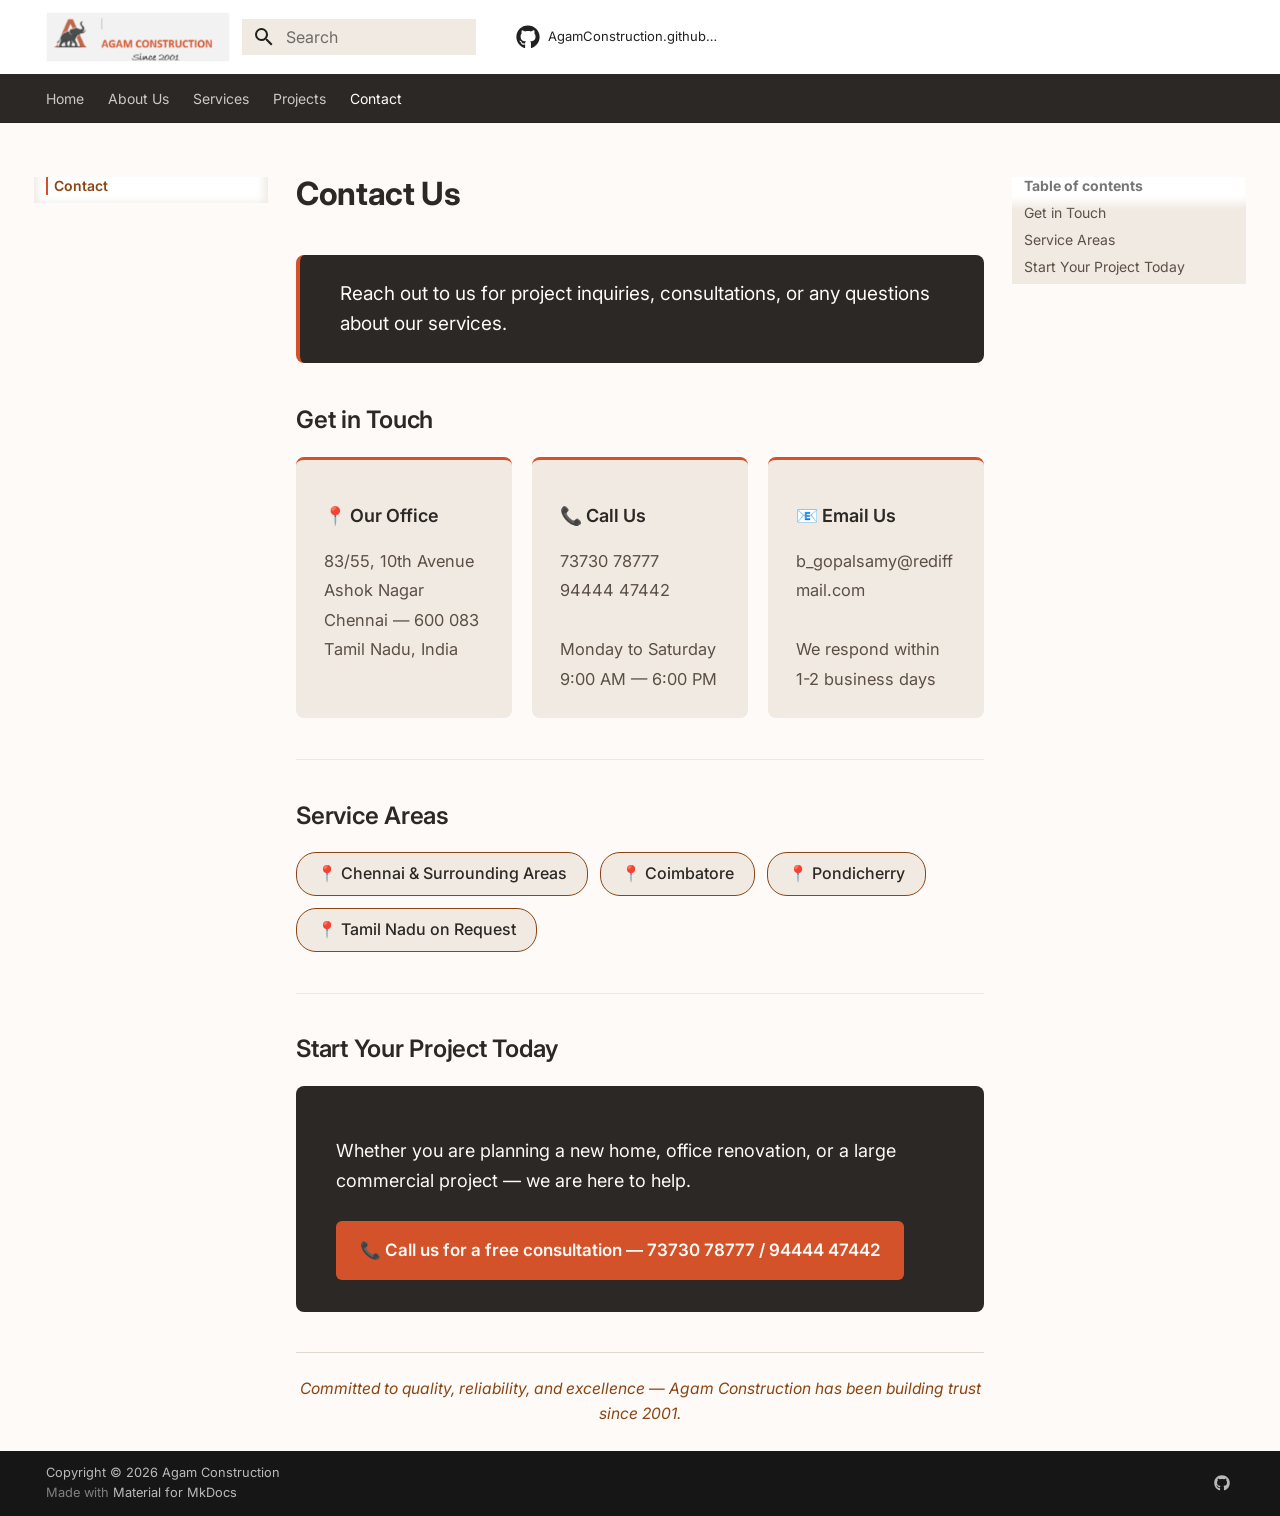
<file: contact/index.html>
<!doctype html>
<html lang="en" class="no-js">
  <head>
    
      <meta charset="utf-8">
      <meta name="viewport" content="width=device-width,initial-scale=1">
      
        <meta name="description" content="Professional construction and project management services in Chennai since 2001">
      
      
        <meta name="author" content="Agam Construction">
      
      
        <link rel="canonical" href="https://AgamConstruction.github.io/contact/">
      
      
        <link rel="prev" href="../projects/">
      
      
      
        
      
      
      <link rel="icon" href="../AgamLogo.png">
      <meta name="generator" content="mkdocs-1.6.1, mkdocs-material-9.7.6">
    
    
      
        <title>Contact - Agam Construction</title>
      
    
    
      <link rel="stylesheet" href="../assets/stylesheets/main.484c7ddc.min.css">
      
        
        <link rel="stylesheet" href="../assets/stylesheets/palette.ab4e12ef.min.css">
      
      


    
    
      
    
    
      
        
        
        <link rel="preconnect" href="https://fonts.gstatic.com" crossorigin>
        <link rel="stylesheet" href="https://fonts.googleapis.com/css?family=Inter:300,300i,400,400i,700,700i%7CRoboto+Mono:400,400i,700,700i&display=fallback">
        <style>:root{--md-text-font:"Inter";--md-code-font:"Roboto Mono"}</style>
      
    
    
      <link rel="stylesheet" href="../extra.css">
    
    <script>__md_scope=new URL("..",location),__md_hash=e=>[...e].reduce(((e,_)=>(e<<5)-e+_.charCodeAt(0)),0),__md_get=(e,_=localStorage,t=__md_scope)=>JSON.parse(_.getItem(t.pathname+"."+e)),__md_set=(e,_,t=localStorage,a=__md_scope)=>{try{t.setItem(a.pathname+"."+e,JSON.stringify(_))}catch(e){}}</script>
    
      

    
    
  </head>
  
  
    
    
    
    
    
    <body dir="ltr" data-md-color-scheme="default" data-md-color-primary="white" data-md-color-accent="deep-orange">
  
    
    <input class="md-toggle" data-md-toggle="drawer" type="checkbox" id="__drawer" autocomplete="off">
    <input class="md-toggle" data-md-toggle="search" type="checkbox" id="__search" autocomplete="off">
    <label class="md-overlay" for="__drawer"></label>
    <div data-md-component="skip">
      
        
        <a href="#contact-us" class="md-skip">
          Skip to content
        </a>
      
    </div>
    <div data-md-component="announce">
      
    </div>
    
    
      

<header class="md-header" data-md-component="header">
  <nav class="md-header__inner md-grid" aria-label="Header">
    <a href=".." title="Agam Construction" class="md-header__button md-logo" aria-label="Agam Construction" data-md-component="logo">
      
  <img src="../AgamLogo.png" alt="logo">

    </a>
    <label class="md-header__button md-icon" for="__drawer">
      
      <svg xmlns="http://www.w3.org/2000/svg" viewBox="0 0 24 24"><path d="M3 6h18v2H3zm0 5h18v2H3zm0 5h18v2H3z"/></svg>
    </label>
    <div class="md-header__title" data-md-component="header-title">
      <div class="md-header__ellipsis">
        <div class="md-header__topic">
          <span class="md-ellipsis">
            Agam Construction
          </span>
        </div>
        <div class="md-header__topic" data-md-component="header-topic">
          <span class="md-ellipsis">
            
              Contact
            
          </span>
        </div>
      </div>
    </div>
    
      
    
    
    
    
      
      
        <label class="md-header__button md-icon" for="__search">
          
          <svg xmlns="http://www.w3.org/2000/svg" viewBox="0 0 24 24"><path d="M9.5 3A6.5 6.5 0 0 1 16 9.5c0 1.61-.59 3.09-1.56 4.23l.27.27h.79l5 5-1.5 1.5-5-5v-.79l-.27-.27A6.52 6.52 0 0 1 9.5 16 6.5 6.5 0 0 1 3 9.5 6.5 6.5 0 0 1 9.5 3m0 2C7 5 5 7 5 9.5S7 14 9.5 14 14 12 14 9.5 12 5 9.5 5"/></svg>
        </label>
        <div class="md-search" data-md-component="search" role="dialog">
  <label class="md-search__overlay" for="__search"></label>
  <div class="md-search__inner" role="search">
    <form class="md-search__form" name="search">
      <input type="text" class="md-search__input" name="query" aria-label="Search" placeholder="Search" autocapitalize="off" autocorrect="off" autocomplete="off" spellcheck="false" data-md-component="search-query" required>
      <label class="md-search__icon md-icon" for="__search">
        
        <svg xmlns="http://www.w3.org/2000/svg" viewBox="0 0 24 24"><path d="M9.5 3A6.5 6.5 0 0 1 16 9.5c0 1.61-.59 3.09-1.56 4.23l.27.27h.79l5 5-1.5 1.5-5-5v-.79l-.27-.27A6.52 6.52 0 0 1 9.5 16 6.5 6.5 0 0 1 3 9.5 6.5 6.5 0 0 1 9.5 3m0 2C7 5 5 7 5 9.5S7 14 9.5 14 14 12 14 9.5 12 5 9.5 5"/></svg>
        
        <svg xmlns="http://www.w3.org/2000/svg" viewBox="0 0 24 24"><path d="M20 11v2H8l5.5 5.5-1.42 1.42L4.16 12l7.92-7.92L13.5 5.5 8 11z"/></svg>
      </label>
      <nav class="md-search__options" aria-label="Search">
        
        <button type="reset" class="md-search__icon md-icon" title="Clear" aria-label="Clear" tabindex="-1">
          
          <svg xmlns="http://www.w3.org/2000/svg" viewBox="0 0 24 24"><path d="M19 6.41 17.59 5 12 10.59 6.41 5 5 6.41 10.59 12 5 17.59 6.41 19 12 13.41 17.59 19 19 17.59 13.41 12z"/></svg>
        </button>
      </nav>
      
        <div class="md-search__suggest" data-md-component="search-suggest"></div>
      
    </form>
    <div class="md-search__output">
      <div class="md-search__scrollwrap" tabindex="0" data-md-scrollfix>
        <div class="md-search-result" data-md-component="search-result">
          <div class="md-search-result__meta">
            Initializing search
          </div>
          <ol class="md-search-result__list" role="presentation"></ol>
        </div>
      </div>
    </div>
  </div>
</div>
      
    
    
      <div class="md-header__source">
        <a href="https://github.com/AgamConstruction/AgamConstruction.github.io" title="Go to repository" class="md-source" data-md-component="source">
  <div class="md-source__icon md-icon">
    
    <svg xmlns="http://www.w3.org/2000/svg" viewBox="0 0 512 512"><!--! Font Awesome Free 7.1.0 by @fontawesome - https://fontawesome.com License - https://fontawesome.com/license/free (Icons: CC BY 4.0, Fonts: SIL OFL 1.1, Code: MIT License) Copyright 2025 Fonticons, Inc.--><path d="M173.9 397.4c0 2-2.3 3.6-5.2 3.6-3.3.3-5.6-1.3-5.6-3.6 0-2 2.3-3.6 5.2-3.6 3-.3 5.6 1.3 5.6 3.6m-31.1-4.5c-.7 2 1.3 4.3 4.3 4.9 2.6 1 5.6 0 6.2-2s-1.3-4.3-4.3-5.2c-2.6-.7-5.5.3-6.2 2.3m44.2-1.7c-2.9.7-4.9 2.6-4.6 4.9.3 2 2.9 3.3 5.9 2.6 2.9-.7 4.9-2.6 4.6-4.6-.3-1.9-3-3.2-5.9-2.9M252.8 8C114.1 8 8 113.3 8 252c0 110.9 69.8 205.8 169.5 239.2 12.8 2.3 17.3-5.6 17.3-12.1 0-6.2-.3-40.4-.3-61.4 0 0-70 15-84.7-29.8 0 0-11.4-29.1-27.8-36.6 0 0-22.9-15.7 1.6-15.4 0 0 24.9 2 38.6 25.8 21.9 38.6 58.6 27.5 72.9 20.9 2.3-16 8.8-27.1 16-33.7-55.9-6.2-112.3-14.3-112.3-110.5 0-27.5 7.6-41.3 23.6-58.9-2.6-6.5-11.1-33.3 2.6-67.9 20.9-6.5 69 27 69 27 20-5.6 41.5-8.5 62.8-8.5s42.8 2.9 62.8 8.5c0 0 48.1-33.6 69-27 13.7 34.7 5.2 61.4 2.6 67.9 16 17.7 25.8 31.5 25.8 58.9 0 96.5-58.9 104.2-114.8 110.5 9.2 7.9 17 22.9 17 46.4 0 33.7-.3 75.4-.3 83.6 0 6.5 4.6 14.4 17.3 12.1C436.2 457.8 504 362.9 504 252 504 113.3 391.5 8 252.8 8M105.2 352.9c-1.3 1-1 3.3.7 5.2 1.6 1.6 3.9 2.3 5.2 1 1.3-1 1-3.3-.7-5.2-1.6-1.6-3.9-2.3-5.2-1m-10.8-8.1c-.7 1.3.3 2.9 2.3 3.9 1.6 1 3.6.7 4.3-.7.7-1.3-.3-2.9-2.3-3.9-2-.6-3.6-.3-4.3.7m32.4 35.6c-1.6 1.3-1 4.3 1.3 6.2 2.3 2.3 5.2 2.6 6.5 1 1.3-1.3.7-4.3-1.3-6.2-2.2-2.3-5.2-2.6-6.5-1m-11.4-14.7c-1.6 1-1.6 3.6 0 5.9s4.3 3.3 5.6 2.3c1.6-1.3 1.6-3.9 0-6.2-1.4-2.3-4-3.3-5.6-2"/></svg>
  </div>
  <div class="md-source__repository">
    AgamConstruction.github.io
  </div>
</a>
      </div>
    
  </nav>
  
</header>
    
    <div class="md-container" data-md-component="container">
      
      
        
          
            
<nav class="md-tabs" aria-label="Tabs" data-md-component="tabs">
  <div class="md-grid">
    <ul class="md-tabs__list">
      
        
  
  
  
  
    <li class="md-tabs__item">
      <a href=".." class="md-tabs__link">
        
  
  
    
  
  Home

      </a>
    </li>
  

      
        
  
  
  
  
    <li class="md-tabs__item">
      <a href="../about/" class="md-tabs__link">
        
  
  
    
  
  About Us

      </a>
    </li>
  

      
        
  
  
  
  
    <li class="md-tabs__item">
      <a href="../services/" class="md-tabs__link">
        
  
  
    
  
  Services

      </a>
    </li>
  

      
        
  
  
  
  
    <li class="md-tabs__item">
      <a href="../projects/" class="md-tabs__link">
        
  
  
    
  
  Projects

      </a>
    </li>
  

      
        
  
  
  
    
  
  
    <li class="md-tabs__item md-tabs__item--active">
      <a href="./" class="md-tabs__link">
        
  
  
    
  
  Contact

      </a>
    </li>
  

      
    </ul>
  </div>
</nav>
          
        
      
      <main class="md-main" data-md-component="main">
        <div class="md-main__inner md-grid">
          
            
              
              <div class="md-sidebar md-sidebar--primary" data-md-component="sidebar" data-md-type="navigation" >
                <div class="md-sidebar__scrollwrap">
                  <div class="md-sidebar__inner">
                    


  


<nav class="md-nav md-nav--primary md-nav--lifted" aria-label="Navigation" data-md-level="0">
  <label class="md-nav__title" for="__drawer">
    <a href=".." title="Agam Construction" class="md-nav__button md-logo" aria-label="Agam Construction" data-md-component="logo">
      
  <img src="../AgamLogo.png" alt="logo">

    </a>
    Agam Construction
  </label>
  
    <div class="md-nav__source">
      <a href="https://github.com/AgamConstruction/AgamConstruction.github.io" title="Go to repository" class="md-source" data-md-component="source">
  <div class="md-source__icon md-icon">
    
    <svg xmlns="http://www.w3.org/2000/svg" viewBox="0 0 512 512"><!--! Font Awesome Free 7.1.0 by @fontawesome - https://fontawesome.com License - https://fontawesome.com/license/free (Icons: CC BY 4.0, Fonts: SIL OFL 1.1, Code: MIT License) Copyright 2025 Fonticons, Inc.--><path d="M173.9 397.4c0 2-2.3 3.6-5.2 3.6-3.3.3-5.6-1.3-5.6-3.6 0-2 2.3-3.6 5.2-3.6 3-.3 5.6 1.3 5.6 3.6m-31.1-4.5c-.7 2 1.3 4.3 4.3 4.9 2.6 1 5.6 0 6.2-2s-1.3-4.3-4.3-5.2c-2.6-.7-5.5.3-6.2 2.3m44.2-1.7c-2.9.7-4.9 2.6-4.6 4.9.3 2 2.9 3.3 5.9 2.6 2.9-.7 4.9-2.6 4.6-4.6-.3-1.9-3-3.2-5.9-2.9M252.8 8C114.1 8 8 113.3 8 252c0 110.9 69.8 205.8 169.5 239.2 12.8 2.3 17.3-5.6 17.3-12.1 0-6.2-.3-40.4-.3-61.4 0 0-70 15-84.7-29.8 0 0-11.4-29.1-27.8-36.6 0 0-22.9-15.7 1.6-15.4 0 0 24.9 2 38.6 25.8 21.9 38.6 58.6 27.5 72.9 20.9 2.3-16 8.8-27.1 16-33.7-55.9-6.2-112.3-14.3-112.3-110.5 0-27.5 7.6-41.3 23.6-58.9-2.6-6.5-11.1-33.3 2.6-67.9 20.9-6.5 69 27 69 27 20-5.6 41.5-8.5 62.8-8.5s42.8 2.9 62.8 8.5c0 0 48.1-33.6 69-27 13.7 34.7 5.2 61.4 2.6 67.9 16 17.7 25.8 31.5 25.8 58.9 0 96.5-58.9 104.2-114.8 110.5 9.2 7.9 17 22.9 17 46.4 0 33.7-.3 75.4-.3 83.6 0 6.5 4.6 14.4 17.3 12.1C436.2 457.8 504 362.9 504 252 504 113.3 391.5 8 252.8 8M105.2 352.9c-1.3 1-1 3.3.7 5.2 1.6 1.6 3.9 2.3 5.2 1 1.3-1 1-3.3-.7-5.2-1.6-1.6-3.9-2.3-5.2-1m-10.8-8.1c-.7 1.3.3 2.9 2.3 3.9 1.6 1 3.6.7 4.3-.7.7-1.3-.3-2.9-2.3-3.9-2-.6-3.6-.3-4.3.7m32.4 35.6c-1.6 1.3-1 4.3 1.3 6.2 2.3 2.3 5.2 2.6 6.5 1 1.3-1.3.7-4.3-1.3-6.2-2.2-2.3-5.2-2.6-6.5-1m-11.4-14.7c-1.6 1-1.6 3.6 0 5.9s4.3 3.3 5.6 2.3c1.6-1.3 1.6-3.9 0-6.2-1.4-2.3-4-3.3-5.6-2"/></svg>
  </div>
  <div class="md-source__repository">
    AgamConstruction.github.io
  </div>
</a>
    </div>
  
  <ul class="md-nav__list" data-md-scrollfix>
    
      
      
  
  
  
  
    <li class="md-nav__item">
      <a href=".." class="md-nav__link">
        
  
  
  <span class="md-ellipsis">
    
  
    Home
  

    
  </span>
  
  

      </a>
    </li>
  

    
      
      
  
  
  
  
    <li class="md-nav__item">
      <a href="../about/" class="md-nav__link">
        
  
  
  <span class="md-ellipsis">
    
  
    About Us
  

    
  </span>
  
  

      </a>
    </li>
  

    
      
      
  
  
  
  
    <li class="md-nav__item">
      <a href="../services/" class="md-nav__link">
        
  
  
  <span class="md-ellipsis">
    
  
    Services
  

    
  </span>
  
  

      </a>
    </li>
  

    
      
      
  
  
  
  
    <li class="md-nav__item">
      <a href="../projects/" class="md-nav__link">
        
  
  
  <span class="md-ellipsis">
    
  
    Projects
  

    
  </span>
  
  

      </a>
    </li>
  

    
      
      
  
  
    
  
  
  
    <li class="md-nav__item md-nav__item--active">
      
      <input class="md-nav__toggle md-toggle" type="checkbox" id="__toc">
      
      
        
      
      
        <label class="md-nav__link md-nav__link--active" for="__toc">
          
  
  
  <span class="md-ellipsis">
    
  
    Contact
  

    
  </span>
  
  

          <span class="md-nav__icon md-icon"></span>
        </label>
      
      <a href="./" class="md-nav__link md-nav__link--active">
        
  
  
  <span class="md-ellipsis">
    
  
    Contact
  

    
  </span>
  
  

      </a>
      
        

<nav class="md-nav md-nav--secondary" aria-label="Table of contents">
  
  
  
    
  
  
    <label class="md-nav__title" for="__toc">
      <span class="md-nav__icon md-icon"></span>
      Table of contents
    </label>
    <ul class="md-nav__list" data-md-component="toc" data-md-scrollfix>
      
        <li class="md-nav__item">
  <a href="#get-in-touch" class="md-nav__link">
    <span class="md-ellipsis">
      
        Get in Touch
      
    </span>
  </a>
  
</li>
      
        <li class="md-nav__item">
  <a href="#service-areas" class="md-nav__link">
    <span class="md-ellipsis">
      
        Service Areas
      
    </span>
  </a>
  
</li>
      
        <li class="md-nav__item">
  <a href="#start-your-project-today" class="md-nav__link">
    <span class="md-ellipsis">
      
        Start Your Project Today
      
    </span>
  </a>
  
</li>
      
    </ul>
  
</nav>
      
    </li>
  

    
  </ul>
</nav>
                  </div>
                </div>
              </div>
            
            
              
              <div class="md-sidebar md-sidebar--secondary" data-md-component="sidebar" data-md-type="toc" >
                <div class="md-sidebar__scrollwrap">
                  <div class="md-sidebar__inner">
                    

<nav class="md-nav md-nav--secondary" aria-label="Table of contents">
  
  
  
    
  
  
    <label class="md-nav__title" for="__toc">
      <span class="md-nav__icon md-icon"></span>
      Table of contents
    </label>
    <ul class="md-nav__list" data-md-component="toc" data-md-scrollfix>
      
        <li class="md-nav__item">
  <a href="#get-in-touch" class="md-nav__link">
    <span class="md-ellipsis">
      
        Get in Touch
      
    </span>
  </a>
  
</li>
      
        <li class="md-nav__item">
  <a href="#service-areas" class="md-nav__link">
    <span class="md-ellipsis">
      
        Service Areas
      
    </span>
  </a>
  
</li>
      
        <li class="md-nav__item">
  <a href="#start-your-project-today" class="md-nav__link">
    <span class="md-ellipsis">
      
        Start Your Project Today
      
    </span>
  </a>
  
</li>
      
    </ul>
  
</nav>
                  </div>
                </div>
              </div>
            
          
          
            <div class="md-content" data-md-component="content">
              
              <article class="md-content__inner md-typeset">
                
                  


  
  


<h1 id="contact-us">Contact Us</h1>
<div style="background: #2C2825; padding: 1.2rem 2rem; border-radius: 8px; border-left: 4px solid #D4522A; margin-bottom: 2rem;">
  <p style="color: #FDFAF7; font-size: 0.95rem; font-weight: 400; margin: 0;">
    Reach out to us for project inquiries, consultations, or any questions about our services.
  </p>
</div>

<h2 id="get-in-touch">Get in Touch</h2>
<div style="display: grid; grid-template-columns: repeat(auto-fit, minmax(200px, 1fr)); gap: 1rem; margin: 1rem 0 2rem;">

  <div style="background: #F0EAE2; border-radius: 8px; padding: 1.2rem 1.4rem; border-top: 3px solid #D4522A;">
    <p style="font-weight: 600; color: #2C2825; font-size: 0.9rem; margin-bottom: 0.8rem;">📍 Our Office</p>
    <p style="font-size: 0.82rem; color: #5c4f46; line-height: 1.8; margin: 0;">
      83/55, 10th Avenue<br>
      Ashok Nagar<br>
      Chennai — 600 083<br>
      Tamil Nadu, India
    </p>
  </div>

  <div style="background: #F0EAE2; border-radius: 8px; padding: 1.2rem 1.4rem; border-top: 3px solid #D4522A;">
    <p style="font-weight: 600; color: #2C2825; font-size: 0.9rem; margin-bottom: 0.8rem;">📞 Call Us</p>
    <p style="font-size: 0.82rem; color: #5c4f46; line-height: 1.8; margin: 0;">
      73730 78777<br>
      94444 47442<br><br>
      Monday to Saturday<br>
      9:00 AM — 6:00 PM
    </p>
  </div>

  <div style="background: #F0EAE2; border-radius: 8px; padding: 1.2rem 1.4rem; border-top: 3px solid #D4522A;">
    <p style="font-weight: 600; color: #2C2825; font-size: 0.9rem; margin-bottom: 0.8rem;">📧 Email Us</p>
    <p style="font-size: 0.82rem; color: #5c4f46; line-height: 1.8; margin: 0;">
      b_gopalsamy@rediffmail.com<br><br>
      We respond within<br>
      1-2 business days
    </p>
  </div>

</div>

<hr />
<h2 id="service-areas">Service Areas</h2>
<div style="display: flex; flex-wrap: wrap; gap: 0.6rem; margin: 1rem 0 2rem;">
  <span style="background: #F0EAE2; border: 0.5px solid #8B4513; border-radius: 20px; padding: 0.4rem 1rem; font-size: 0.8rem; color: #2C2825; font-weight: 500;">📍 Chennai & Surrounding Areas</span>
  <span style="background: #F0EAE2; border: 0.5px solid #8B4513; border-radius: 20px; padding: 0.4rem 1rem; font-size: 0.8rem; color: #2C2825; font-weight: 500;">📍 Coimbatore</span>
  <span style="background: #F0EAE2; border: 0.5px solid #8B4513; border-radius: 20px; padding: 0.4rem 1rem; font-size: 0.8rem; color: #2C2825; font-weight: 500;">📍 Pondicherry</span>
  <span style="background: #F0EAE2; border: 0.5px solid #8B4513; border-radius: 20px; padding: 0.4rem 1rem; font-size: 0.8rem; color: #2C2825; font-weight: 500;">📍 Tamil Nadu on Request</span>
</div>

<hr />
<h2 id="start-your-project-today">Start Your Project Today</h2>
<div style="background: #2C2825; border-radius: 8px; padding: 1.6rem 2rem; margin: 1rem 0 2rem;">
  <p style="color: #FDFAF7; font-size: 0.9rem; line-height: 1.7; margin-bottom: 1.2rem;">
    Whether you are planning a new home, office renovation, or a large commercial project — we are here to help.
  </p>
  <div style="background: #D4522A; border-radius: 6px; padding: 0.8rem 1.2rem; display: inline-block;">
    <p style="color: #FDFAF7; font-size: 0.85rem; font-weight: 600; margin: 0;">
      📞 Call us for a free consultation — 73730 78777 / 94444 47442
    </p>
  </div>
</div>

<div style="border-top: 0.5px solid #e0d9d0; padding-top: 1.2rem; margin-top: 1rem;">
  <p style="font-size: 0.78rem; color: #8B4513; font-style: italic; text-align: center; margin: 0;">
    Committed to quality, reliability, and excellence — Agam Construction has been building trust since 2001.
  </p>
</div>












                
              </article>
            </div>
          
          
<script>var target=document.getElementById(location.hash.slice(1));target&&target.name&&(target.checked=target.name.startsWith("__tabbed_"))</script>
        </div>
        
          <button type="button" class="md-top md-icon" data-md-component="top" hidden>
  
  <svg xmlns="http://www.w3.org/2000/svg" viewBox="0 0 24 24"><path d="M13 20h-2V8l-5.5 5.5-1.42-1.42L12 4.16l7.92 7.92-1.42 1.42L13 8z"/></svg>
  Back to top
</button>
        
      </main>
      
        <footer class="md-footer">
  
  <div class="md-footer-meta md-typeset">
    <div class="md-footer-meta__inner md-grid">
      <div class="md-copyright">
  
    <div class="md-copyright__highlight">
      Copyright &copy; 2026 Agam Construction
    </div>
  
  
    Made with
    <a href="https://squidfunk.github.io/mkdocs-material/" target="_blank" rel="noopener">
      Material for MkDocs
    </a>
  
</div>
      
        
<div class="md-social">
  
    
    
    
    
      
      
    
    <a href="https://github.com/AgamConstruction" target="_blank" rel="noopener" title="github.com" class="md-social__link">
      <svg xmlns="http://www.w3.org/2000/svg" viewBox="0 0 512 512"><!--! Font Awesome Free 7.1.0 by @fontawesome - https://fontawesome.com License - https://fontawesome.com/license/free (Icons: CC BY 4.0, Fonts: SIL OFL 1.1, Code: MIT License) Copyright 2025 Fonticons, Inc.--><path d="M173.9 397.4c0 2-2.3 3.6-5.2 3.6-3.3.3-5.6-1.3-5.6-3.6 0-2 2.3-3.6 5.2-3.6 3-.3 5.6 1.3 5.6 3.6m-31.1-4.5c-.7 2 1.3 4.3 4.3 4.9 2.6 1 5.6 0 6.2-2s-1.3-4.3-4.3-5.2c-2.6-.7-5.5.3-6.2 2.3m44.2-1.7c-2.9.7-4.9 2.6-4.6 4.9.3 2 2.9 3.3 5.9 2.6 2.9-.7 4.9-2.6 4.6-4.6-.3-1.9-3-3.2-5.9-2.9M252.8 8C114.1 8 8 113.3 8 252c0 110.9 69.8 205.8 169.5 239.2 12.8 2.3 17.3-5.6 17.3-12.1 0-6.2-.3-40.4-.3-61.4 0 0-70 15-84.7-29.8 0 0-11.4-29.1-27.8-36.6 0 0-22.9-15.7 1.6-15.4 0 0 24.9 2 38.6 25.8 21.9 38.6 58.6 27.5 72.9 20.9 2.3-16 8.8-27.1 16-33.7-55.9-6.2-112.3-14.3-112.3-110.5 0-27.5 7.6-41.3 23.6-58.9-2.6-6.5-11.1-33.3 2.6-67.9 20.9-6.5 69 27 69 27 20-5.6 41.5-8.5 62.8-8.5s42.8 2.9 62.8 8.5c0 0 48.1-33.6 69-27 13.7 34.7 5.2 61.4 2.6 67.9 16 17.7 25.8 31.5 25.8 58.9 0 96.5-58.9 104.2-114.8 110.5 9.2 7.9 17 22.9 17 46.4 0 33.7-.3 75.4-.3 83.6 0 6.5 4.6 14.4 17.3 12.1C436.2 457.8 504 362.9 504 252 504 113.3 391.5 8 252.8 8M105.2 352.9c-1.3 1-1 3.3.7 5.2 1.6 1.6 3.9 2.3 5.2 1 1.3-1 1-3.3-.7-5.2-1.6-1.6-3.9-2.3-5.2-1m-10.8-8.1c-.7 1.3.3 2.9 2.3 3.9 1.6 1 3.6.7 4.3-.7.7-1.3-.3-2.9-2.3-3.9-2-.6-3.6-.3-4.3.7m32.4 35.6c-1.6 1.3-1 4.3 1.3 6.2 2.3 2.3 5.2 2.6 6.5 1 1.3-1.3.7-4.3-1.3-6.2-2.2-2.3-5.2-2.6-6.5-1m-11.4-14.7c-1.6 1-1.6 3.6 0 5.9s4.3 3.3 5.6 2.3c1.6-1.3 1.6-3.9 0-6.2-1.4-2.3-4-3.3-5.6-2"/></svg>
    </a>
  
</div>
      
    </div>
  </div>
</footer>
      
    </div>
    <div class="md-dialog" data-md-component="dialog">
      <div class="md-dialog__inner md-typeset"></div>
    </div>
    
    
    
      
      
      <script id="__config" type="application/json">{"annotate": null, "base": "..", "features": ["navigation.instant", "navigation.tracking", "navigation.tabs", "navigation.sections", "navigation.expand", "navigation.top", "search.suggest", "search.highlight"], "search": "../assets/javascripts/workers/search.2c215733.min.js", "tags": null, "translations": {"clipboard.copied": "Copied to clipboard", "clipboard.copy": "Copy to clipboard", "search.result.more.one": "1 more on this page", "search.result.more.other": "# more on this page", "search.result.none": "No matching documents", "search.result.one": "1 matching document", "search.result.other": "# matching documents", "search.result.placeholder": "Type to start searching", "search.result.term.missing": "Missing", "select.version": "Select version"}, "version": null}</script>
    
    
      <script src="../assets/javascripts/bundle.79ae519e.min.js"></script>
      
    
  </body>
</html>
</file>
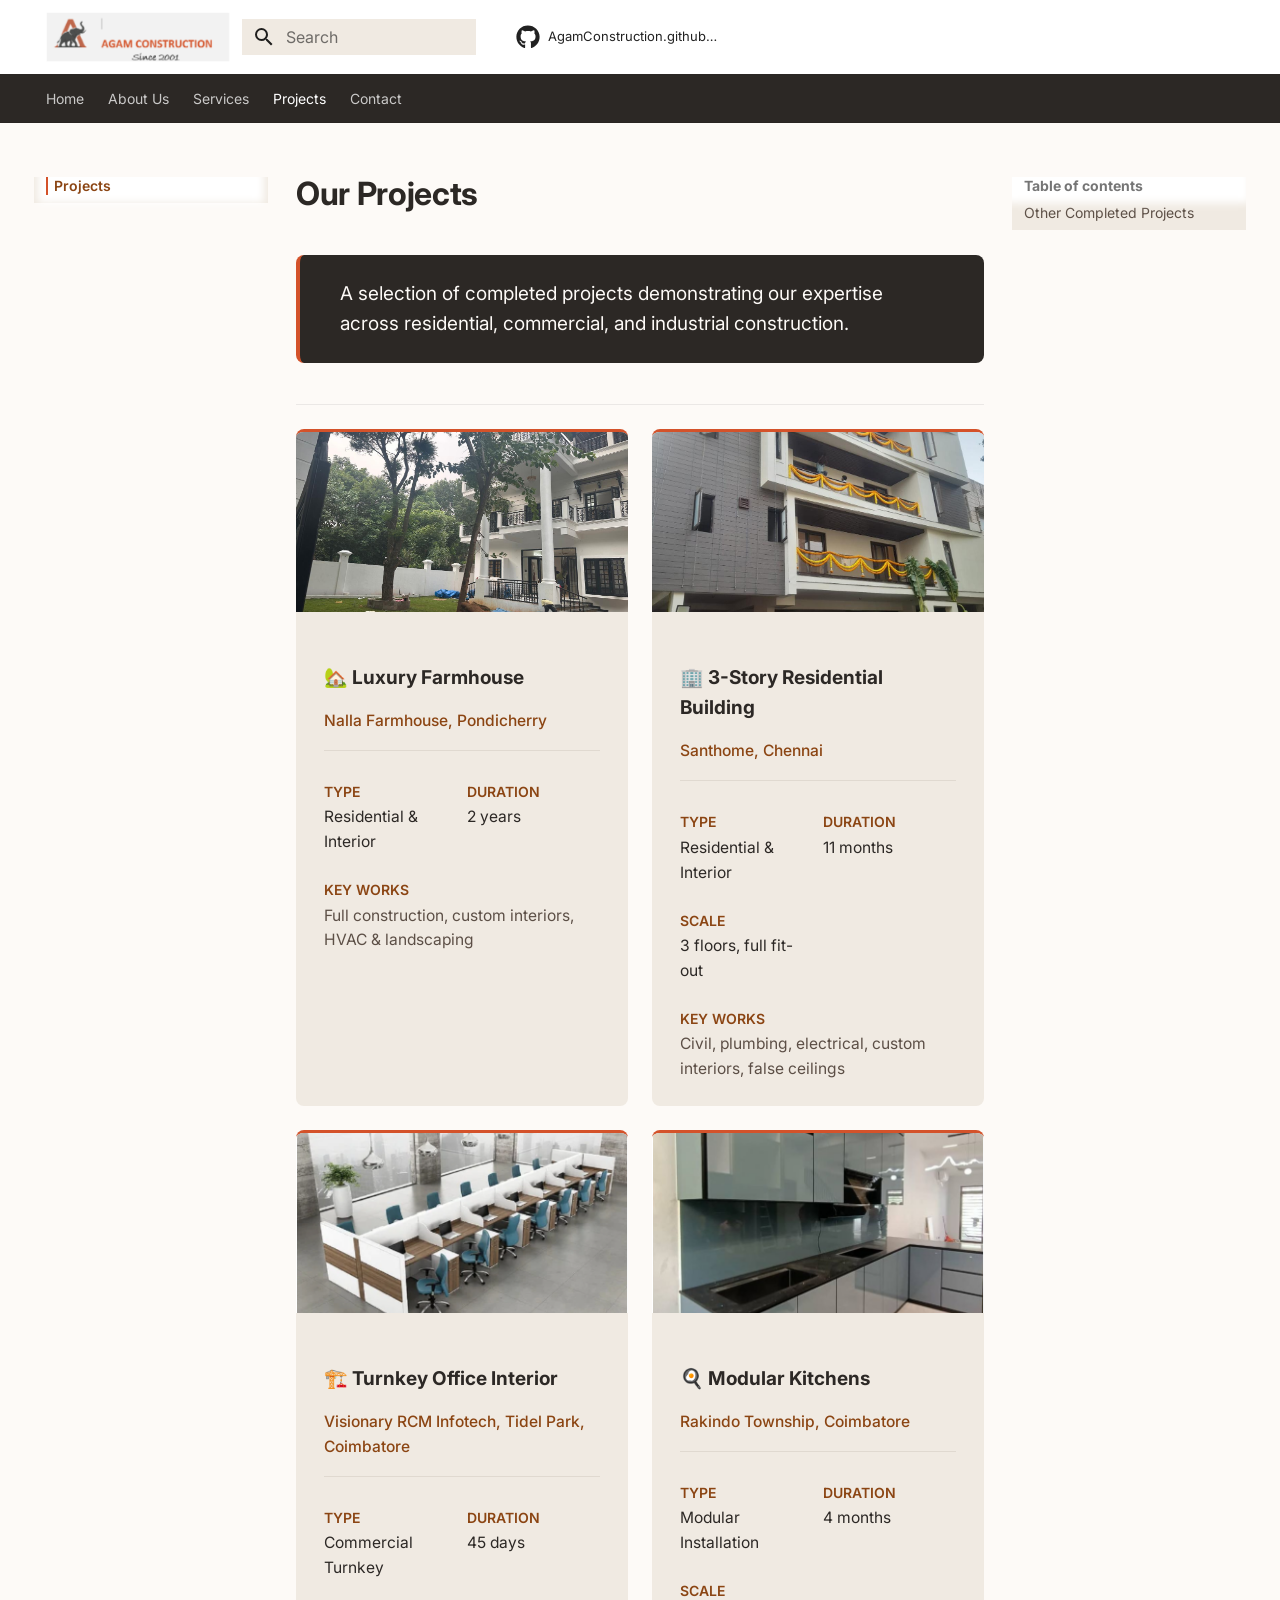
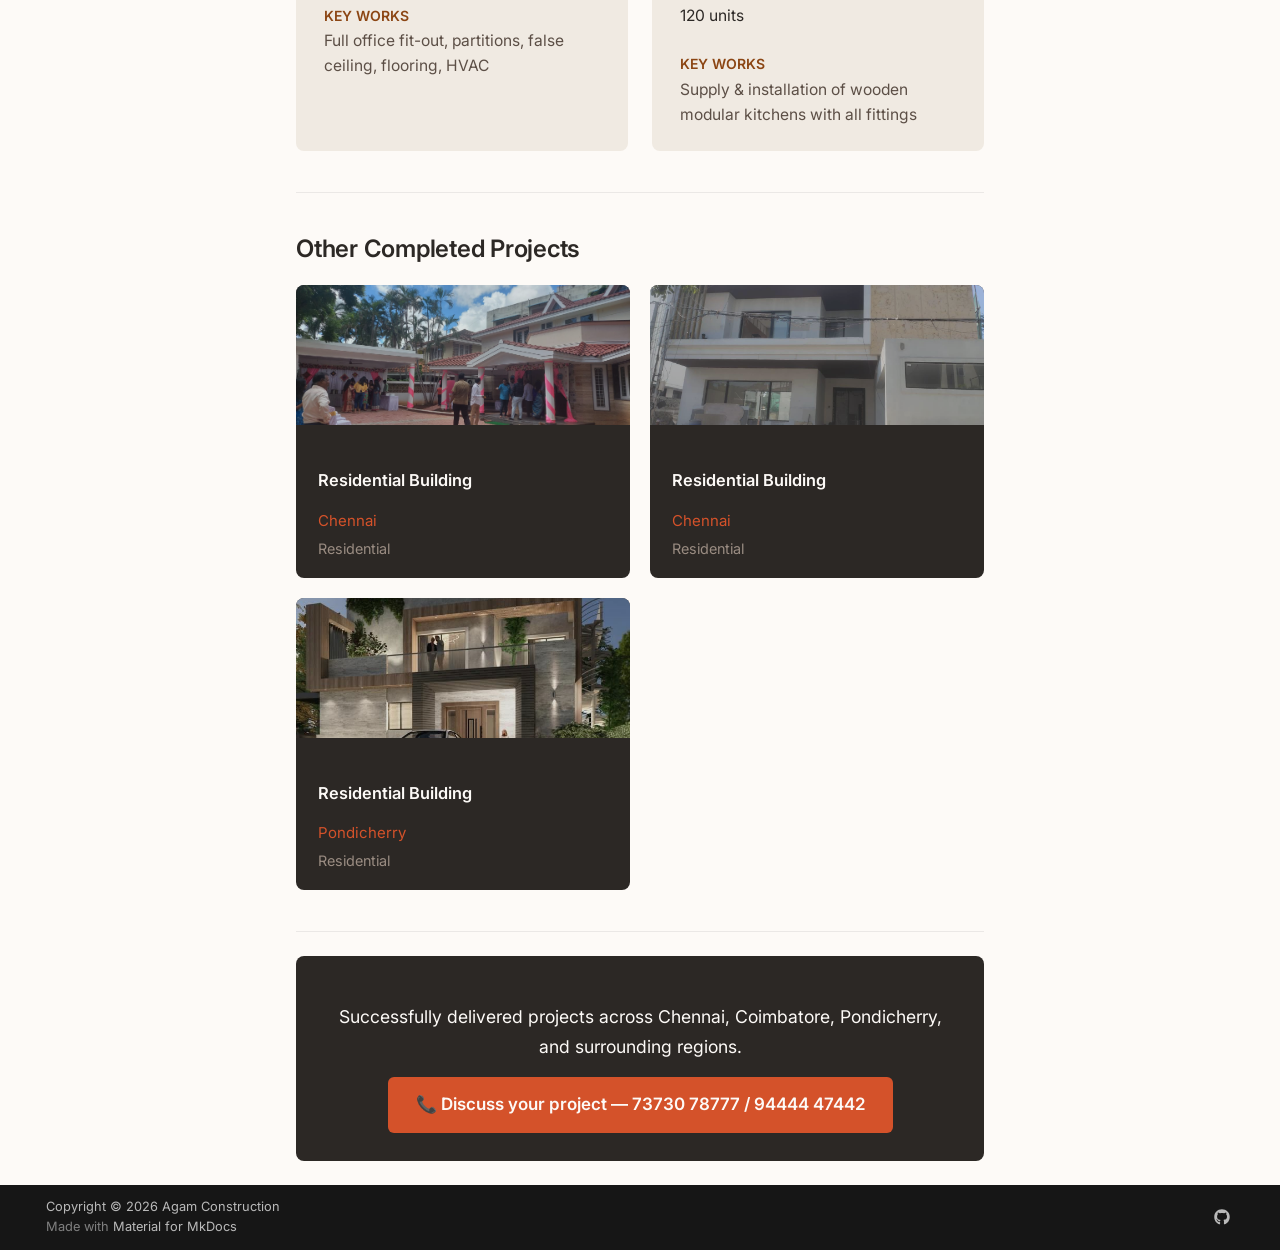
<file: projects/index.html>
<!doctype html>
<html lang="en" class="no-js">
  <head>
    
      <meta charset="utf-8">
      <meta name="viewport" content="width=device-width,initial-scale=1">
      
        <meta name="description" content="Professional construction and project management services in Chennai since 2001">
      
      
        <meta name="author" content="Agam Construction">
      
      
        <link rel="canonical" href="https://AgamConstruction.github.io/projects/">
      
      
        <link rel="prev" href="../services/">
      
      
        <link rel="next" href="../contact/">
      
      
        
      
      
      <link rel="icon" href="../AgamLogo.png">
      <meta name="generator" content="mkdocs-1.6.1, mkdocs-material-9.7.6">
    
    
      
        <title>Projects - Agam Construction</title>
      
    
    
      <link rel="stylesheet" href="../assets/stylesheets/main.484c7ddc.min.css">
      
        
        <link rel="stylesheet" href="../assets/stylesheets/palette.ab4e12ef.min.css">
      
      


    
    
      
    
    
      
        
        
        <link rel="preconnect" href="https://fonts.gstatic.com" crossorigin>
        <link rel="stylesheet" href="https://fonts.googleapis.com/css?family=Inter:300,300i,400,400i,700,700i%7CRoboto+Mono:400,400i,700,700i&display=fallback">
        <style>:root{--md-text-font:"Inter";--md-code-font:"Roboto Mono"}</style>
      
    
    
      <link rel="stylesheet" href="../extra.css">
    
    <script>__md_scope=new URL("..",location),__md_hash=e=>[...e].reduce(((e,_)=>(e<<5)-e+_.charCodeAt(0)),0),__md_get=(e,_=localStorage,t=__md_scope)=>JSON.parse(_.getItem(t.pathname+"."+e)),__md_set=(e,_,t=localStorage,a=__md_scope)=>{try{t.setItem(a.pathname+"."+e,JSON.stringify(_))}catch(e){}}</script>
    
      

    
    
  </head>
  
  
    
    
    
    
    
    <body dir="ltr" data-md-color-scheme="default" data-md-color-primary="white" data-md-color-accent="deep-orange">
  
    
    <input class="md-toggle" data-md-toggle="drawer" type="checkbox" id="__drawer" autocomplete="off">
    <input class="md-toggle" data-md-toggle="search" type="checkbox" id="__search" autocomplete="off">
    <label class="md-overlay" for="__drawer"></label>
    <div data-md-component="skip">
      
        
        <a href="#our-projects" class="md-skip">
          Skip to content
        </a>
      
    </div>
    <div data-md-component="announce">
      
    </div>
    
    
      

<header class="md-header" data-md-component="header">
  <nav class="md-header__inner md-grid" aria-label="Header">
    <a href=".." title="Agam Construction" class="md-header__button md-logo" aria-label="Agam Construction" data-md-component="logo">
      
  <img src="../AgamLogo.png" alt="logo">

    </a>
    <label class="md-header__button md-icon" for="__drawer">
      
      <svg xmlns="http://www.w3.org/2000/svg" viewBox="0 0 24 24"><path d="M3 6h18v2H3zm0 5h18v2H3zm0 5h18v2H3z"/></svg>
    </label>
    <div class="md-header__title" data-md-component="header-title">
      <div class="md-header__ellipsis">
        <div class="md-header__topic">
          <span class="md-ellipsis">
            Agam Construction
          </span>
        </div>
        <div class="md-header__topic" data-md-component="header-topic">
          <span class="md-ellipsis">
            
              Projects
            
          </span>
        </div>
      </div>
    </div>
    
      
    
    
    
    
      
      
        <label class="md-header__button md-icon" for="__search">
          
          <svg xmlns="http://www.w3.org/2000/svg" viewBox="0 0 24 24"><path d="M9.5 3A6.5 6.5 0 0 1 16 9.5c0 1.61-.59 3.09-1.56 4.23l.27.27h.79l5 5-1.5 1.5-5-5v-.79l-.27-.27A6.52 6.52 0 0 1 9.5 16 6.5 6.5 0 0 1 3 9.5 6.5 6.5 0 0 1 9.5 3m0 2C7 5 5 7 5 9.5S7 14 9.5 14 14 12 14 9.5 12 5 9.5 5"/></svg>
        </label>
        <div class="md-search" data-md-component="search" role="dialog">
  <label class="md-search__overlay" for="__search"></label>
  <div class="md-search__inner" role="search">
    <form class="md-search__form" name="search">
      <input type="text" class="md-search__input" name="query" aria-label="Search" placeholder="Search" autocapitalize="off" autocorrect="off" autocomplete="off" spellcheck="false" data-md-component="search-query" required>
      <label class="md-search__icon md-icon" for="__search">
        
        <svg xmlns="http://www.w3.org/2000/svg" viewBox="0 0 24 24"><path d="M9.5 3A6.5 6.5 0 0 1 16 9.5c0 1.61-.59 3.09-1.56 4.23l.27.27h.79l5 5-1.5 1.5-5-5v-.79l-.27-.27A6.52 6.52 0 0 1 9.5 16 6.5 6.5 0 0 1 3 9.5 6.5 6.5 0 0 1 9.5 3m0 2C7 5 5 7 5 9.5S7 14 9.5 14 14 12 14 9.5 12 5 9.5 5"/></svg>
        
        <svg xmlns="http://www.w3.org/2000/svg" viewBox="0 0 24 24"><path d="M20 11v2H8l5.5 5.5-1.42 1.42L4.16 12l7.92-7.92L13.5 5.5 8 11z"/></svg>
      </label>
      <nav class="md-search__options" aria-label="Search">
        
        <button type="reset" class="md-search__icon md-icon" title="Clear" aria-label="Clear" tabindex="-1">
          
          <svg xmlns="http://www.w3.org/2000/svg" viewBox="0 0 24 24"><path d="M19 6.41 17.59 5 12 10.59 6.41 5 5 6.41 10.59 12 5 17.59 6.41 19 12 13.41 17.59 19 19 17.59 13.41 12z"/></svg>
        </button>
      </nav>
      
        <div class="md-search__suggest" data-md-component="search-suggest"></div>
      
    </form>
    <div class="md-search__output">
      <div class="md-search__scrollwrap" tabindex="0" data-md-scrollfix>
        <div class="md-search-result" data-md-component="search-result">
          <div class="md-search-result__meta">
            Initializing search
          </div>
          <ol class="md-search-result__list" role="presentation"></ol>
        </div>
      </div>
    </div>
  </div>
</div>
      
    
    
      <div class="md-header__source">
        <a href="https://github.com/AgamConstruction/AgamConstruction.github.io" title="Go to repository" class="md-source" data-md-component="source">
  <div class="md-source__icon md-icon">
    
    <svg xmlns="http://www.w3.org/2000/svg" viewBox="0 0 512 512"><!--! Font Awesome Free 7.1.0 by @fontawesome - https://fontawesome.com License - https://fontawesome.com/license/free (Icons: CC BY 4.0, Fonts: SIL OFL 1.1, Code: MIT License) Copyright 2025 Fonticons, Inc.--><path d="M173.9 397.4c0 2-2.3 3.6-5.2 3.6-3.3.3-5.6-1.3-5.6-3.6 0-2 2.3-3.6 5.2-3.6 3-.3 5.6 1.3 5.6 3.6m-31.1-4.5c-.7 2 1.3 4.3 4.3 4.9 2.6 1 5.6 0 6.2-2s-1.3-4.3-4.3-5.2c-2.6-.7-5.5.3-6.2 2.3m44.2-1.7c-2.9.7-4.9 2.6-4.6 4.9.3 2 2.9 3.3 5.9 2.6 2.9-.7 4.9-2.6 4.6-4.6-.3-1.9-3-3.2-5.9-2.9M252.8 8C114.1 8 8 113.3 8 252c0 110.9 69.8 205.8 169.5 239.2 12.8 2.3 17.3-5.6 17.3-12.1 0-6.2-.3-40.4-.3-61.4 0 0-70 15-84.7-29.8 0 0-11.4-29.1-27.8-36.6 0 0-22.9-15.7 1.6-15.4 0 0 24.9 2 38.6 25.8 21.9 38.6 58.6 27.5 72.9 20.9 2.3-16 8.8-27.1 16-33.7-55.9-6.2-112.3-14.3-112.3-110.5 0-27.5 7.6-41.3 23.6-58.9-2.6-6.5-11.1-33.3 2.6-67.9 20.9-6.5 69 27 69 27 20-5.6 41.5-8.5 62.8-8.5s42.8 2.9 62.8 8.5c0 0 48.1-33.6 69-27 13.7 34.7 5.2 61.4 2.6 67.9 16 17.7 25.8 31.5 25.8 58.9 0 96.5-58.9 104.2-114.8 110.5 9.2 7.9 17 22.9 17 46.4 0 33.7-.3 75.4-.3 83.6 0 6.5 4.6 14.4 17.3 12.1C436.2 457.8 504 362.9 504 252 504 113.3 391.5 8 252.8 8M105.2 352.9c-1.3 1-1 3.3.7 5.2 1.6 1.6 3.9 2.3 5.2 1 1.3-1 1-3.3-.7-5.2-1.6-1.6-3.9-2.3-5.2-1m-10.8-8.1c-.7 1.3.3 2.9 2.3 3.9 1.6 1 3.6.7 4.3-.7.7-1.3-.3-2.9-2.3-3.9-2-.6-3.6-.3-4.3.7m32.4 35.6c-1.6 1.3-1 4.3 1.3 6.2 2.3 2.3 5.2 2.6 6.5 1 1.3-1.3.7-4.3-1.3-6.2-2.2-2.3-5.2-2.6-6.5-1m-11.4-14.7c-1.6 1-1.6 3.6 0 5.9s4.3 3.3 5.6 2.3c1.6-1.3 1.6-3.9 0-6.2-1.4-2.3-4-3.3-5.6-2"/></svg>
  </div>
  <div class="md-source__repository">
    AgamConstruction.github.io
  </div>
</a>
      </div>
    
  </nav>
  
</header>
    
    <div class="md-container" data-md-component="container">
      
      
        
          
            
<nav class="md-tabs" aria-label="Tabs" data-md-component="tabs">
  <div class="md-grid">
    <ul class="md-tabs__list">
      
        
  
  
  
  
    <li class="md-tabs__item">
      <a href=".." class="md-tabs__link">
        
  
  
    
  
  Home

      </a>
    </li>
  

      
        
  
  
  
  
    <li class="md-tabs__item">
      <a href="../about/" class="md-tabs__link">
        
  
  
    
  
  About Us

      </a>
    </li>
  

      
        
  
  
  
  
    <li class="md-tabs__item">
      <a href="../services/" class="md-tabs__link">
        
  
  
    
  
  Services

      </a>
    </li>
  

      
        
  
  
  
    
  
  
    <li class="md-tabs__item md-tabs__item--active">
      <a href="./" class="md-tabs__link">
        
  
  
    
  
  Projects

      </a>
    </li>
  

      
        
  
  
  
  
    <li class="md-tabs__item">
      <a href="../contact/" class="md-tabs__link">
        
  
  
    
  
  Contact

      </a>
    </li>
  

      
    </ul>
  </div>
</nav>
          
        
      
      <main class="md-main" data-md-component="main">
        <div class="md-main__inner md-grid">
          
            
              
              <div class="md-sidebar md-sidebar--primary" data-md-component="sidebar" data-md-type="navigation" >
                <div class="md-sidebar__scrollwrap">
                  <div class="md-sidebar__inner">
                    


  


<nav class="md-nav md-nav--primary md-nav--lifted" aria-label="Navigation" data-md-level="0">
  <label class="md-nav__title" for="__drawer">
    <a href=".." title="Agam Construction" class="md-nav__button md-logo" aria-label="Agam Construction" data-md-component="logo">
      
  <img src="../AgamLogo.png" alt="logo">

    </a>
    Agam Construction
  </label>
  
    <div class="md-nav__source">
      <a href="https://github.com/AgamConstruction/AgamConstruction.github.io" title="Go to repository" class="md-source" data-md-component="source">
  <div class="md-source__icon md-icon">
    
    <svg xmlns="http://www.w3.org/2000/svg" viewBox="0 0 512 512"><!--! Font Awesome Free 7.1.0 by @fontawesome - https://fontawesome.com License - https://fontawesome.com/license/free (Icons: CC BY 4.0, Fonts: SIL OFL 1.1, Code: MIT License) Copyright 2025 Fonticons, Inc.--><path d="M173.9 397.4c0 2-2.3 3.6-5.2 3.6-3.3.3-5.6-1.3-5.6-3.6 0-2 2.3-3.6 5.2-3.6 3-.3 5.6 1.3 5.6 3.6m-31.1-4.5c-.7 2 1.3 4.3 4.3 4.9 2.6 1 5.6 0 6.2-2s-1.3-4.3-4.3-5.2c-2.6-.7-5.5.3-6.2 2.3m44.2-1.7c-2.9.7-4.9 2.6-4.6 4.9.3 2 2.9 3.3 5.9 2.6 2.9-.7 4.9-2.6 4.6-4.6-.3-1.9-3-3.2-5.9-2.9M252.8 8C114.1 8 8 113.3 8 252c0 110.9 69.8 205.8 169.5 239.2 12.8 2.3 17.3-5.6 17.3-12.1 0-6.2-.3-40.4-.3-61.4 0 0-70 15-84.7-29.8 0 0-11.4-29.1-27.8-36.6 0 0-22.9-15.7 1.6-15.4 0 0 24.9 2 38.6 25.8 21.9 38.6 58.6 27.5 72.9 20.9 2.3-16 8.8-27.1 16-33.7-55.9-6.2-112.3-14.3-112.3-110.5 0-27.5 7.6-41.3 23.6-58.9-2.6-6.5-11.1-33.3 2.6-67.9 20.9-6.5 69 27 69 27 20-5.6 41.5-8.5 62.8-8.5s42.8 2.9 62.8 8.5c0 0 48.1-33.6 69-27 13.7 34.7 5.2 61.4 2.6 67.9 16 17.7 25.8 31.5 25.8 58.9 0 96.5-58.9 104.2-114.8 110.5 9.2 7.9 17 22.9 17 46.4 0 33.7-.3 75.4-.3 83.6 0 6.5 4.6 14.4 17.3 12.1C436.2 457.8 504 362.9 504 252 504 113.3 391.5 8 252.8 8M105.2 352.9c-1.3 1-1 3.3.7 5.2 1.6 1.6 3.9 2.3 5.2 1 1.3-1 1-3.3-.7-5.2-1.6-1.6-3.9-2.3-5.2-1m-10.8-8.1c-.7 1.3.3 2.9 2.3 3.9 1.6 1 3.6.7 4.3-.7.7-1.3-.3-2.9-2.3-3.9-2-.6-3.6-.3-4.3.7m32.4 35.6c-1.6 1.3-1 4.3 1.3 6.2 2.3 2.3 5.2 2.6 6.5 1 1.3-1.3.7-4.3-1.3-6.2-2.2-2.3-5.2-2.6-6.5-1m-11.4-14.7c-1.6 1-1.6 3.6 0 5.9s4.3 3.3 5.6 2.3c1.6-1.3 1.6-3.9 0-6.2-1.4-2.3-4-3.3-5.6-2"/></svg>
  </div>
  <div class="md-source__repository">
    AgamConstruction.github.io
  </div>
</a>
    </div>
  
  <ul class="md-nav__list" data-md-scrollfix>
    
      
      
  
  
  
  
    <li class="md-nav__item">
      <a href=".." class="md-nav__link">
        
  
  
  <span class="md-ellipsis">
    
  
    Home
  

    
  </span>
  
  

      </a>
    </li>
  

    
      
      
  
  
  
  
    <li class="md-nav__item">
      <a href="../about/" class="md-nav__link">
        
  
  
  <span class="md-ellipsis">
    
  
    About Us
  

    
  </span>
  
  

      </a>
    </li>
  

    
      
      
  
  
  
  
    <li class="md-nav__item">
      <a href="../services/" class="md-nav__link">
        
  
  
  <span class="md-ellipsis">
    
  
    Services
  

    
  </span>
  
  

      </a>
    </li>
  

    
      
      
  
  
    
  
  
  
    <li class="md-nav__item md-nav__item--active">
      
      <input class="md-nav__toggle md-toggle" type="checkbox" id="__toc">
      
      
        
      
      
        <label class="md-nav__link md-nav__link--active" for="__toc">
          
  
  
  <span class="md-ellipsis">
    
  
    Projects
  

    
  </span>
  
  

          <span class="md-nav__icon md-icon"></span>
        </label>
      
      <a href="./" class="md-nav__link md-nav__link--active">
        
  
  
  <span class="md-ellipsis">
    
  
    Projects
  

    
  </span>
  
  

      </a>
      
        

<nav class="md-nav md-nav--secondary" aria-label="Table of contents">
  
  
  
    
  
  
    <label class="md-nav__title" for="__toc">
      <span class="md-nav__icon md-icon"></span>
      Table of contents
    </label>
    <ul class="md-nav__list" data-md-component="toc" data-md-scrollfix>
      
        <li class="md-nav__item">
  <a href="#other-completed-projects" class="md-nav__link">
    <span class="md-ellipsis">
      
        Other Completed Projects
      
    </span>
  </a>
  
</li>
      
    </ul>
  
</nav>
      
    </li>
  

    
      
      
  
  
  
  
    <li class="md-nav__item">
      <a href="../contact/" class="md-nav__link">
        
  
  
  <span class="md-ellipsis">
    
  
    Contact
  

    
  </span>
  
  

      </a>
    </li>
  

    
  </ul>
</nav>
                  </div>
                </div>
              </div>
            
            
              
              <div class="md-sidebar md-sidebar--secondary" data-md-component="sidebar" data-md-type="toc" >
                <div class="md-sidebar__scrollwrap">
                  <div class="md-sidebar__inner">
                    

<nav class="md-nav md-nav--secondary" aria-label="Table of contents">
  
  
  
    
  
  
    <label class="md-nav__title" for="__toc">
      <span class="md-nav__icon md-icon"></span>
      Table of contents
    </label>
    <ul class="md-nav__list" data-md-component="toc" data-md-scrollfix>
      
        <li class="md-nav__item">
  <a href="#other-completed-projects" class="md-nav__link">
    <span class="md-ellipsis">
      
        Other Completed Projects
      
    </span>
  </a>
  
</li>
      
    </ul>
  
</nav>
                  </div>
                </div>
              </div>
            
          
          
            <div class="md-content" data-md-component="content">
              
              <article class="md-content__inner md-typeset">
                
                  


  
  


<h1 id="our-projects">Our Projects</h1>
<div style="background: #2C2825; padding: 1.2rem 2rem; border-radius: 8px; border-left: 4px solid #D4522A; margin-bottom: 2rem;">
  <p style="color: #FDFAF7; font-size: 0.95rem; font-weight: 400; margin: 0;">
    A selection of completed projects demonstrating our expertise across residential, commercial, and industrial construction.
  </p>
</div>

<hr />
<div style="display: grid; grid-template-columns: repeat(auto-fit, minmax(280px, 1fr)); gap: 1.2rem; margin: 1rem 0 2rem;">

  <div style="background: #F0EAE2; border-radius: 8px; overflow: hidden; border-top: 3px solid #D4522A;">
    <img src="/images/nalla-farmhouse.jpeg" style="width: 100%; height: 180px; object-fit: cover;" alt="Luxury Farmhouse, Pondicherry">
    <div style="padding: 1.2rem 1.4rem;">
      <p style="font-weight: 700; color: #2C2825; font-size: 0.95rem; margin-bottom: 0.3rem;">🏡 Luxury Farmhouse</p>
      <p style="font-size: 0.78rem; color: #8B4513; font-weight: 500; margin-bottom: 0.8rem;">Nalla Farmhouse, Pondicherry</p>
      <div style="border-top: 0.5px solid #e0d9d0; padding-top: 0.8rem; display: grid; grid-template-columns: 1fr 1fr; gap: 0.5rem;">
        <div>
          <p style="font-size: 0.7rem; color: #8B4513; font-weight: 600; margin-bottom: 0.1rem;">TYPE</p>
          <p style="font-size: 0.78rem; color: #2C2825; margin: 0;">Residential & Interior</p>
        </div>
        <div>
          <p style="font-size: 0.7rem; color: #8B4513; font-weight: 600; margin-bottom: 0.1rem;">DURATION</p>
          <p style="font-size: 0.78rem; color: #2C2825; margin: 0;">2 years</p>
        </div>
        <div style="grid-column: 1 / -1;">
          <p style="font-size: 0.7rem; color: #8B4513; font-weight: 600; margin-bottom: 0.1rem;">KEY WORKS</p>
          <p style="font-size: 0.78rem; color: #5c4f46; margin: 0;">Full construction, custom interiors, HVAC & landscaping</p>
        </div>
      </div>
    </div>
  </div>

  <div style="background: #F0EAE2; border-radius: 8px; overflow: hidden; border-top: 3px solid #D4522A;">
    <img src="/images/santhome-residential.jpeg" style="width: 100%; height: 180px; object-fit: cover;" alt="3-Story Residential Building, Santhome">
    <div style="padding: 1.2rem 1.4rem;">
      <p style="font-weight: 700; color: #2C2825; font-size: 0.95rem; margin-bottom: 0.3rem;">🏢 3-Story Residential Building</p>
      <p style="font-size: 0.78rem; color: #8B4513; font-weight: 500; margin-bottom: 0.8rem;">Santhome, Chennai</p>
      <div style="border-top: 0.5px solid #e0d9d0; padding-top: 0.8rem; display: grid; grid-template-columns: 1fr 1fr; gap: 0.5rem;">
        <div>
          <p style="font-size: 0.7rem; color: #8B4513; font-weight: 600; margin-bottom: 0.1rem;">TYPE</p>
          <p style="font-size: 0.78rem; color: #2C2825; margin: 0;">Residential & Interior</p>
        </div>
        <div>
          <p style="font-size: 0.7rem; color: #8B4513; font-weight: 600; margin-bottom: 0.1rem;">DURATION</p>
          <p style="font-size: 0.78rem; color: #2C2825; margin: 0;">11 months</p>
        </div>
        <div>
          <p style="font-size: 0.7rem; color: #8B4513; font-weight: 600; margin-bottom: 0.1rem;">SCALE</p>
          <p style="font-size: 0.78rem; color: #2C2825; margin: 0;">3 floors, full fit-out</p>
        </div>
        <div style="grid-column: 1 / -1;">
          <p style="font-size: 0.7rem; color: #8B4513; font-weight: 600; margin-bottom: 0.1rem;">KEY WORKS</p>
          <p style="font-size: 0.78rem; color: #5c4f46; margin: 0;">Civil, plumbing, electrical, custom interiors, false ceilings</p>
        </div>
      </div>
    </div>
  </div>

  <div style="background: #F0EAE2; border-radius: 8px; overflow: hidden; border-top: 3px solid #D4522A;">
    <img src="/images/turnkey-office.png" style="width: 100%; height: 180px; object-fit: cover;" alt="Turnkey Office Interior, Tidel Park">
    <div style="padding: 1.2rem 1.4rem;">
      <p style="font-weight: 700; color: #2C2825; font-size: 0.95rem; margin-bottom: 0.3rem;">🏗️ Turnkey Office Interior</p>
      <p style="font-size: 0.78rem; color: #8B4513; font-weight: 500; margin-bottom: 0.8rem;">Visionary RCM Infotech, Tidel Park, Coimbatore</p>
      <div style="border-top: 0.5px solid #e0d9d0; padding-top: 0.8rem; display: grid; grid-template-columns: 1fr 1fr; gap: 0.5rem;">
        <div>
          <p style="font-size: 0.7rem; color: #8B4513; font-weight: 600; margin-bottom: 0.1rem;">TYPE</p>
          <p style="font-size: 0.78rem; color: #2C2825; margin: 0;">Commercial Turnkey</p>
        </div>
        <div>
          <p style="font-size: 0.7rem; color: #8B4513; font-weight: 600; margin-bottom: 0.1rem;">DURATION</p>
          <p style="font-size: 0.78rem; color: #2C2825; margin: 0;">45 days</p>
        </div>
        <div style="grid-column: 1 / -1;">
          <p style="font-size: 0.7rem; color: #8B4513; font-weight: 600; margin-bottom: 0.1rem;">KEY WORKS</p>
          <p style="font-size: 0.78rem; color: #5c4f46; margin: 0;">Full office fit-out, partitions, false ceiling, flooring, HVAC</p>
        </div>
      </div>
    </div>
  </div>

  <div style="background: #F0EAE2; border-radius: 8px; overflow: hidden; border-top: 3px solid #D4522A;">
    <img src="/images/modular-kitchens.png" style="width: 100%; height: 180px; object-fit: cover;" alt="Modular Kitchens, Rakindo Township">
    <div style="padding: 1.2rem 1.4rem;">
      <p style="font-weight: 700; color: #2C2825; font-size: 0.95rem; margin-bottom: 0.3rem;">🍳 Modular Kitchens</p>
      <p style="font-size: 0.78rem; color: #8B4513; font-weight: 500; margin-bottom: 0.8rem;">Rakindo Township, Coimbatore</p>
      <div style="border-top: 0.5px solid #e0d9d0; padding-top: 0.8rem; display: grid; grid-template-columns: 1fr 1fr; gap: 0.5rem;">
        <div>
          <p style="font-size: 0.7rem; color: #8B4513; font-weight: 600; margin-bottom: 0.1rem;">TYPE</p>
          <p style="font-size: 0.78rem; color: #2C2825; margin: 0;">Modular Installation</p>
        </div>
        <div>
          <p style="font-size: 0.7rem; color: #8B4513; font-weight: 600; margin-bottom: 0.1rem;">DURATION</p>
          <p style="font-size: 0.78rem; color: #2C2825; margin: 0;">4 months</p>
        </div>
        <div>
          <p style="font-size: 0.7rem; color: #8B4513; font-weight: 600; margin-bottom: 0.1rem;">SCALE</p>
          <p style="font-size: 0.78rem; color: #2C2825; margin: 0;">120 units</p>
        </div>
        <div style="grid-column: 1 / -1;">
          <p style="font-size: 0.7rem; color: #8B4513; font-weight: 600; margin-bottom: 0.1rem;">KEY WORKS</p>
          <p style="font-size: 0.78rem; color: #5c4f46; margin: 0;">Supply & installation of wooden modular kitchens with all fittings</p>
        </div>
      </div>
    </div>
  </div>

</div>

<hr />
<h2 id="other-completed-projects">Other Completed Projects</h2>
<div style="display: grid; grid-template-columns: repeat(auto-fit, minmax(220px, 1fr)); gap: 1rem; margin: 1rem 0 2rem;">

  <div style="background: #2C2825; border-radius: 8px; overflow: hidden;">
    <img src="/images/chennai-residential-1.jpeg" style="width: 100%; height: 140px; object-fit: cover; opacity: 0.85;" alt="Residential Project, Chennai">
    <div style="padding: 0.9rem 1.1rem;">
      <p style="font-size: 0.82rem; font-weight: 600; color: #FDFAF7; margin-bottom: 0.2rem;">Residential Building</p>
      <p style="font-size: 0.75rem; color: #D4522A; margin-bottom: 0.2rem;">Chennai</p>
      <p style="font-size: 0.72rem; color: #9a8c82; margin: 0;">Residential</p>
    </div>
  </div>

  <div style="background: #2C2825; border-radius: 8px; overflow: hidden;">
    <img src="/images/chennai-residential-2.jpeg" style="width: 100%; height: 140px; object-fit: cover; opacity: 0.85;" alt="Residential Project, Chennai">
    <div style="padding: 0.9rem 1.1rem;">
      <p style="font-size: 0.82rem; font-weight: 600; color: #FDFAF7; margin-bottom: 0.2rem;">Residential Building</p>
      <p style="font-size: 0.75rem; color: #D4522A; margin-bottom: 0.2rem;">Chennai</p>
      <p style="font-size: 0.72rem; color: #9a8c82; margin: 0;">Residential</p>
    </div>
  </div>

  <div style="background: #2C2825; border-radius: 8px; overflow: hidden;">
    <img src="/images/pondy-residential.jpeg" style="width: 100%; height: 140px; object-fit: cover; opacity: 0.85;" alt="Residential Project, Pondicherry">
    <div style="padding: 0.9rem 1.1rem;">
      <p style="font-size: 0.82rem; font-weight: 600; color: #FDFAF7; margin-bottom: 0.2rem;">Residential Building</p>
      <p style="font-size: 0.75rem; color: #D4522A; margin-bottom: 0.2rem;">Pondicherry</p>
      <p style="font-size: 0.72rem; color: #9a8c82; margin: 0;">Residential</p>
    </div>
  </div>

</div>

<hr />
<div style="background: #2C2825; border-radius: 8px; padding: 1.4rem 2rem; margin-top: 1rem; text-align: center;">
  <p style="color: #FDFAF7; font-size: 0.88rem; line-height: 1.7; margin-bottom: 0.8rem;">
    Successfully delivered projects across Chennai, Coimbatore, Pondicherry, and surrounding regions.
  </p>
  <div style="background: #D4522A; border-radius: 6px; padding: 0.7rem 1.4rem; display: inline-block;">
    <p style="color: #FDFAF7; font-size: 0.85rem; font-weight: 600; margin: 0;">
      📞 Discuss your project — 73730 78777 / 94444 47442
    </p>
  </div>
</div>












                
              </article>
            </div>
          
          
<script>var target=document.getElementById(location.hash.slice(1));target&&target.name&&(target.checked=target.name.startsWith("__tabbed_"))</script>
        </div>
        
          <button type="button" class="md-top md-icon" data-md-component="top" hidden>
  
  <svg xmlns="http://www.w3.org/2000/svg" viewBox="0 0 24 24"><path d="M13 20h-2V8l-5.5 5.5-1.42-1.42L12 4.16l7.92 7.92-1.42 1.42L13 8z"/></svg>
  Back to top
</button>
        
      </main>
      
        <footer class="md-footer">
  
  <div class="md-footer-meta md-typeset">
    <div class="md-footer-meta__inner md-grid">
      <div class="md-copyright">
  
    <div class="md-copyright__highlight">
      Copyright &copy; 2026 Agam Construction
    </div>
  
  
    Made with
    <a href="https://squidfunk.github.io/mkdocs-material/" target="_blank" rel="noopener">
      Material for MkDocs
    </a>
  
</div>
      
        
<div class="md-social">
  
    
    
    
    
      
      
    
    <a href="https://github.com/AgamConstruction" target="_blank" rel="noopener" title="github.com" class="md-social__link">
      <svg xmlns="http://www.w3.org/2000/svg" viewBox="0 0 512 512"><!--! Font Awesome Free 7.1.0 by @fontawesome - https://fontawesome.com License - https://fontawesome.com/license/free (Icons: CC BY 4.0, Fonts: SIL OFL 1.1, Code: MIT License) Copyright 2025 Fonticons, Inc.--><path d="M173.9 397.4c0 2-2.3 3.6-5.2 3.6-3.3.3-5.6-1.3-5.6-3.6 0-2 2.3-3.6 5.2-3.6 3-.3 5.6 1.3 5.6 3.6m-31.1-4.5c-.7 2 1.3 4.3 4.3 4.9 2.6 1 5.6 0 6.2-2s-1.3-4.3-4.3-5.2c-2.6-.7-5.5.3-6.2 2.3m44.2-1.7c-2.9.7-4.9 2.6-4.6 4.9.3 2 2.9 3.3 5.9 2.6 2.9-.7 4.9-2.6 4.6-4.6-.3-1.9-3-3.2-5.9-2.9M252.8 8C114.1 8 8 113.3 8 252c0 110.9 69.8 205.8 169.5 239.2 12.8 2.3 17.3-5.6 17.3-12.1 0-6.2-.3-40.4-.3-61.4 0 0-70 15-84.7-29.8 0 0-11.4-29.1-27.8-36.6 0 0-22.9-15.7 1.6-15.4 0 0 24.9 2 38.6 25.8 21.9 38.6 58.6 27.5 72.9 20.9 2.3-16 8.8-27.1 16-33.7-55.9-6.2-112.3-14.3-112.3-110.5 0-27.5 7.6-41.3 23.6-58.9-2.6-6.5-11.1-33.3 2.6-67.9 20.9-6.5 69 27 69 27 20-5.6 41.5-8.5 62.8-8.5s42.8 2.9 62.8 8.5c0 0 48.1-33.6 69-27 13.7 34.7 5.2 61.4 2.6 67.9 16 17.7 25.8 31.5 25.8 58.9 0 96.5-58.9 104.2-114.8 110.5 9.2 7.9 17 22.9 17 46.4 0 33.7-.3 75.4-.3 83.6 0 6.5 4.6 14.4 17.3 12.1C436.2 457.8 504 362.9 504 252 504 113.3 391.5 8 252.8 8M105.2 352.9c-1.3 1-1 3.3.7 5.2 1.6 1.6 3.9 2.3 5.2 1 1.3-1 1-3.3-.7-5.2-1.6-1.6-3.9-2.3-5.2-1m-10.8-8.1c-.7 1.3.3 2.9 2.3 3.9 1.6 1 3.6.7 4.3-.7.7-1.3-.3-2.9-2.3-3.9-2-.6-3.6-.3-4.3.7m32.4 35.6c-1.6 1.3-1 4.3 1.3 6.2 2.3 2.3 5.2 2.6 6.5 1 1.3-1.3.7-4.3-1.3-6.2-2.2-2.3-5.2-2.6-6.5-1m-11.4-14.7c-1.6 1-1.6 3.6 0 5.9s4.3 3.3 5.6 2.3c1.6-1.3 1.6-3.9 0-6.2-1.4-2.3-4-3.3-5.6-2"/></svg>
    </a>
  
</div>
      
    </div>
  </div>
</footer>
      
    </div>
    <div class="md-dialog" data-md-component="dialog">
      <div class="md-dialog__inner md-typeset"></div>
    </div>
    
    
    
      
      
      <script id="__config" type="application/json">{"annotate": null, "base": "..", "features": ["navigation.instant", "navigation.tracking", "navigation.tabs", "navigation.sections", "navigation.expand", "navigation.top", "search.suggest", "search.highlight"], "search": "../assets/javascripts/workers/search.2c215733.min.js", "tags": null, "translations": {"clipboard.copied": "Copied to clipboard", "clipboard.copy": "Copy to clipboard", "search.result.more.one": "1 more on this page", "search.result.more.other": "# more on this page", "search.result.none": "No matching documents", "search.result.one": "1 matching document", "search.result.other": "# matching documents", "search.result.placeholder": "Type to start searching", "search.result.term.missing": "Missing", "select.version": "Select version"}, "version": null}</script>
    
    
      <script src="../assets/javascripts/bundle.79ae519e.min.js"></script>
      
    
  </body>
</html>
</file>
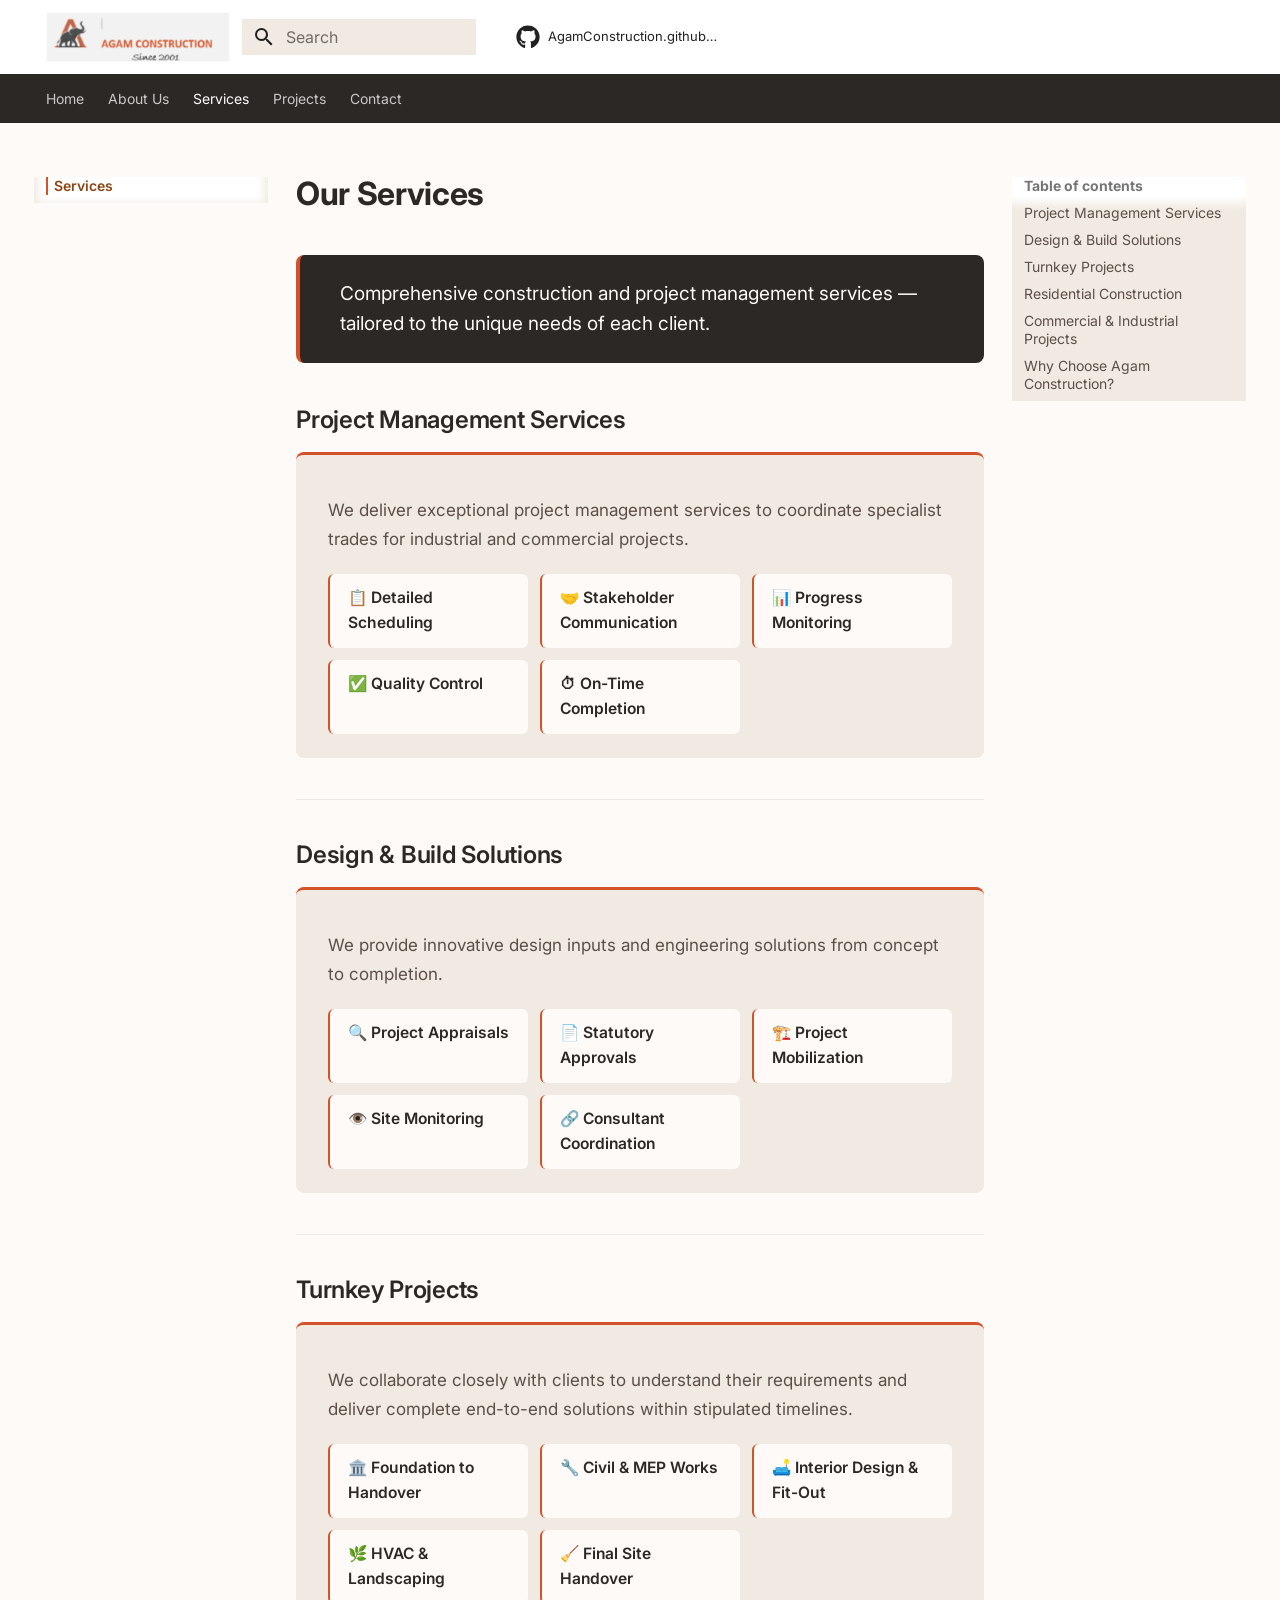
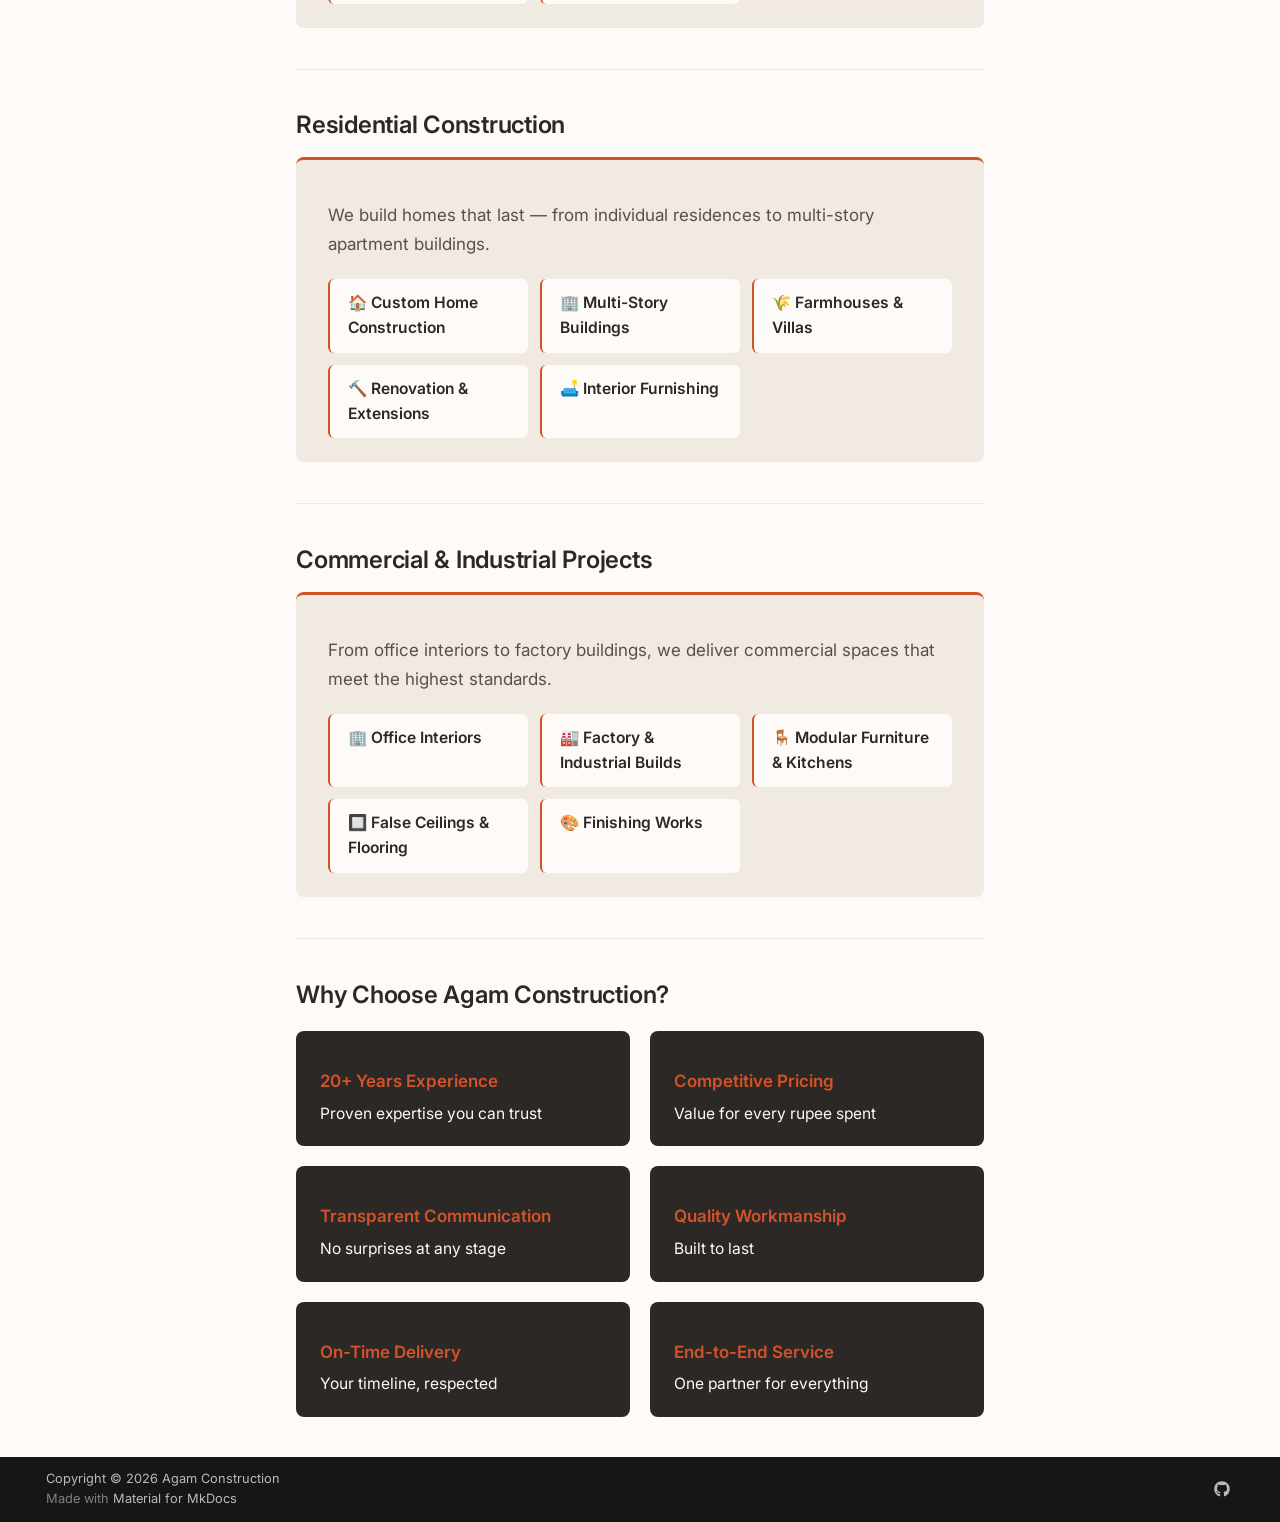
<file: services/index.html>
<!doctype html>
<html lang="en" class="no-js">
  <head>
    
      <meta charset="utf-8">
      <meta name="viewport" content="width=device-width,initial-scale=1">
      
        <meta name="description" content="Professional construction and project management services in Chennai since 2001">
      
      
        <meta name="author" content="Agam Construction">
      
      
        <link rel="canonical" href="https://AgamConstruction.github.io/services/">
      
      
        <link rel="prev" href="../about/">
      
      
        <link rel="next" href="../projects/">
      
      
        
      
      
      <link rel="icon" href="../AgamLogo.png">
      <meta name="generator" content="mkdocs-1.6.1, mkdocs-material-9.7.6">
    
    
      
        <title>Services - Agam Construction</title>
      
    
    
      <link rel="stylesheet" href="../assets/stylesheets/main.484c7ddc.min.css">
      
        
        <link rel="stylesheet" href="../assets/stylesheets/palette.ab4e12ef.min.css">
      
      


    
    
      
    
    
      
        
        
        <link rel="preconnect" href="https://fonts.gstatic.com" crossorigin>
        <link rel="stylesheet" href="https://fonts.googleapis.com/css?family=Inter:300,300i,400,400i,700,700i%7CRoboto+Mono:400,400i,700,700i&display=fallback">
        <style>:root{--md-text-font:"Inter";--md-code-font:"Roboto Mono"}</style>
      
    
    
      <link rel="stylesheet" href="../extra.css">
    
    <script>__md_scope=new URL("..",location),__md_hash=e=>[...e].reduce(((e,_)=>(e<<5)-e+_.charCodeAt(0)),0),__md_get=(e,_=localStorage,t=__md_scope)=>JSON.parse(_.getItem(t.pathname+"."+e)),__md_set=(e,_,t=localStorage,a=__md_scope)=>{try{t.setItem(a.pathname+"."+e,JSON.stringify(_))}catch(e){}}</script>
    
      

    
    
  </head>
  
  
    
    
    
    
    
    <body dir="ltr" data-md-color-scheme="default" data-md-color-primary="white" data-md-color-accent="deep-orange">
  
    
    <input class="md-toggle" data-md-toggle="drawer" type="checkbox" id="__drawer" autocomplete="off">
    <input class="md-toggle" data-md-toggle="search" type="checkbox" id="__search" autocomplete="off">
    <label class="md-overlay" for="__drawer"></label>
    <div data-md-component="skip">
      
        
        <a href="#our-services" class="md-skip">
          Skip to content
        </a>
      
    </div>
    <div data-md-component="announce">
      
    </div>
    
    
      

<header class="md-header" data-md-component="header">
  <nav class="md-header__inner md-grid" aria-label="Header">
    <a href=".." title="Agam Construction" class="md-header__button md-logo" aria-label="Agam Construction" data-md-component="logo">
      
  <img src="../AgamLogo.png" alt="logo">

    </a>
    <label class="md-header__button md-icon" for="__drawer">
      
      <svg xmlns="http://www.w3.org/2000/svg" viewBox="0 0 24 24"><path d="M3 6h18v2H3zm0 5h18v2H3zm0 5h18v2H3z"/></svg>
    </label>
    <div class="md-header__title" data-md-component="header-title">
      <div class="md-header__ellipsis">
        <div class="md-header__topic">
          <span class="md-ellipsis">
            Agam Construction
          </span>
        </div>
        <div class="md-header__topic" data-md-component="header-topic">
          <span class="md-ellipsis">
            
              Services
            
          </span>
        </div>
      </div>
    </div>
    
      
    
    
    
    
      
      
        <label class="md-header__button md-icon" for="__search">
          
          <svg xmlns="http://www.w3.org/2000/svg" viewBox="0 0 24 24"><path d="M9.5 3A6.5 6.5 0 0 1 16 9.5c0 1.61-.59 3.09-1.56 4.23l.27.27h.79l5 5-1.5 1.5-5-5v-.79l-.27-.27A6.52 6.52 0 0 1 9.5 16 6.5 6.5 0 0 1 3 9.5 6.5 6.5 0 0 1 9.5 3m0 2C7 5 5 7 5 9.5S7 14 9.5 14 14 12 14 9.5 12 5 9.5 5"/></svg>
        </label>
        <div class="md-search" data-md-component="search" role="dialog">
  <label class="md-search__overlay" for="__search"></label>
  <div class="md-search__inner" role="search">
    <form class="md-search__form" name="search">
      <input type="text" class="md-search__input" name="query" aria-label="Search" placeholder="Search" autocapitalize="off" autocorrect="off" autocomplete="off" spellcheck="false" data-md-component="search-query" required>
      <label class="md-search__icon md-icon" for="__search">
        
        <svg xmlns="http://www.w3.org/2000/svg" viewBox="0 0 24 24"><path d="M9.5 3A6.5 6.5 0 0 1 16 9.5c0 1.61-.59 3.09-1.56 4.23l.27.27h.79l5 5-1.5 1.5-5-5v-.79l-.27-.27A6.52 6.52 0 0 1 9.5 16 6.5 6.5 0 0 1 3 9.5 6.5 6.5 0 0 1 9.5 3m0 2C7 5 5 7 5 9.5S7 14 9.5 14 14 12 14 9.5 12 5 9.5 5"/></svg>
        
        <svg xmlns="http://www.w3.org/2000/svg" viewBox="0 0 24 24"><path d="M20 11v2H8l5.5 5.5-1.42 1.42L4.16 12l7.92-7.92L13.5 5.5 8 11z"/></svg>
      </label>
      <nav class="md-search__options" aria-label="Search">
        
        <button type="reset" class="md-search__icon md-icon" title="Clear" aria-label="Clear" tabindex="-1">
          
          <svg xmlns="http://www.w3.org/2000/svg" viewBox="0 0 24 24"><path d="M19 6.41 17.59 5 12 10.59 6.41 5 5 6.41 10.59 12 5 17.59 6.41 19 12 13.41 17.59 19 19 17.59 13.41 12z"/></svg>
        </button>
      </nav>
      
        <div class="md-search__suggest" data-md-component="search-suggest"></div>
      
    </form>
    <div class="md-search__output">
      <div class="md-search__scrollwrap" tabindex="0" data-md-scrollfix>
        <div class="md-search-result" data-md-component="search-result">
          <div class="md-search-result__meta">
            Initializing search
          </div>
          <ol class="md-search-result__list" role="presentation"></ol>
        </div>
      </div>
    </div>
  </div>
</div>
      
    
    
      <div class="md-header__source">
        <a href="https://github.com/AgamConstruction/AgamConstruction.github.io" title="Go to repository" class="md-source" data-md-component="source">
  <div class="md-source__icon md-icon">
    
    <svg xmlns="http://www.w3.org/2000/svg" viewBox="0 0 512 512"><!--! Font Awesome Free 7.1.0 by @fontawesome - https://fontawesome.com License - https://fontawesome.com/license/free (Icons: CC BY 4.0, Fonts: SIL OFL 1.1, Code: MIT License) Copyright 2025 Fonticons, Inc.--><path d="M173.9 397.4c0 2-2.3 3.6-5.2 3.6-3.3.3-5.6-1.3-5.6-3.6 0-2 2.3-3.6 5.2-3.6 3-.3 5.6 1.3 5.6 3.6m-31.1-4.5c-.7 2 1.3 4.3 4.3 4.9 2.6 1 5.6 0 6.2-2s-1.3-4.3-4.3-5.2c-2.6-.7-5.5.3-6.2 2.3m44.2-1.7c-2.9.7-4.9 2.6-4.6 4.9.3 2 2.9 3.3 5.9 2.6 2.9-.7 4.9-2.6 4.6-4.6-.3-1.9-3-3.2-5.9-2.9M252.8 8C114.1 8 8 113.3 8 252c0 110.9 69.8 205.8 169.5 239.2 12.8 2.3 17.3-5.6 17.3-12.1 0-6.2-.3-40.4-.3-61.4 0 0-70 15-84.7-29.8 0 0-11.4-29.1-27.8-36.6 0 0-22.9-15.7 1.6-15.4 0 0 24.9 2 38.6 25.8 21.9 38.6 58.6 27.5 72.9 20.9 2.3-16 8.8-27.1 16-33.7-55.9-6.2-112.3-14.3-112.3-110.5 0-27.5 7.6-41.3 23.6-58.9-2.6-6.5-11.1-33.3 2.6-67.9 20.9-6.5 69 27 69 27 20-5.6 41.5-8.5 62.8-8.5s42.8 2.9 62.8 8.5c0 0 48.1-33.6 69-27 13.7 34.7 5.2 61.4 2.6 67.9 16 17.7 25.8 31.5 25.8 58.9 0 96.5-58.9 104.2-114.8 110.5 9.2 7.9 17 22.9 17 46.4 0 33.7-.3 75.4-.3 83.6 0 6.5 4.6 14.4 17.3 12.1C436.2 457.8 504 362.9 504 252 504 113.3 391.5 8 252.8 8M105.2 352.9c-1.3 1-1 3.3.7 5.2 1.6 1.6 3.9 2.3 5.2 1 1.3-1 1-3.3-.7-5.2-1.6-1.6-3.9-2.3-5.2-1m-10.8-8.1c-.7 1.3.3 2.9 2.3 3.9 1.6 1 3.6.7 4.3-.7.7-1.3-.3-2.9-2.3-3.9-2-.6-3.6-.3-4.3.7m32.4 35.6c-1.6 1.3-1 4.3 1.3 6.2 2.3 2.3 5.2 2.6 6.5 1 1.3-1.3.7-4.3-1.3-6.2-2.2-2.3-5.2-2.6-6.5-1m-11.4-14.7c-1.6 1-1.6 3.6 0 5.9s4.3 3.3 5.6 2.3c1.6-1.3 1.6-3.9 0-6.2-1.4-2.3-4-3.3-5.6-2"/></svg>
  </div>
  <div class="md-source__repository">
    AgamConstruction.github.io
  </div>
</a>
      </div>
    
  </nav>
  
</header>
    
    <div class="md-container" data-md-component="container">
      
      
        
          
            
<nav class="md-tabs" aria-label="Tabs" data-md-component="tabs">
  <div class="md-grid">
    <ul class="md-tabs__list">
      
        
  
  
  
  
    <li class="md-tabs__item">
      <a href=".." class="md-tabs__link">
        
  
  
    
  
  Home

      </a>
    </li>
  

      
        
  
  
  
  
    <li class="md-tabs__item">
      <a href="../about/" class="md-tabs__link">
        
  
  
    
  
  About Us

      </a>
    </li>
  

      
        
  
  
  
    
  
  
    <li class="md-tabs__item md-tabs__item--active">
      <a href="./" class="md-tabs__link">
        
  
  
    
  
  Services

      </a>
    </li>
  

      
        
  
  
  
  
    <li class="md-tabs__item">
      <a href="../projects/" class="md-tabs__link">
        
  
  
    
  
  Projects

      </a>
    </li>
  

      
        
  
  
  
  
    <li class="md-tabs__item">
      <a href="../contact/" class="md-tabs__link">
        
  
  
    
  
  Contact

      </a>
    </li>
  

      
    </ul>
  </div>
</nav>
          
        
      
      <main class="md-main" data-md-component="main">
        <div class="md-main__inner md-grid">
          
            
              
              <div class="md-sidebar md-sidebar--primary" data-md-component="sidebar" data-md-type="navigation" >
                <div class="md-sidebar__scrollwrap">
                  <div class="md-sidebar__inner">
                    


  


<nav class="md-nav md-nav--primary md-nav--lifted" aria-label="Navigation" data-md-level="0">
  <label class="md-nav__title" for="__drawer">
    <a href=".." title="Agam Construction" class="md-nav__button md-logo" aria-label="Agam Construction" data-md-component="logo">
      
  <img src="../AgamLogo.png" alt="logo">

    </a>
    Agam Construction
  </label>
  
    <div class="md-nav__source">
      <a href="https://github.com/AgamConstruction/AgamConstruction.github.io" title="Go to repository" class="md-source" data-md-component="source">
  <div class="md-source__icon md-icon">
    
    <svg xmlns="http://www.w3.org/2000/svg" viewBox="0 0 512 512"><!--! Font Awesome Free 7.1.0 by @fontawesome - https://fontawesome.com License - https://fontawesome.com/license/free (Icons: CC BY 4.0, Fonts: SIL OFL 1.1, Code: MIT License) Copyright 2025 Fonticons, Inc.--><path d="M173.9 397.4c0 2-2.3 3.6-5.2 3.6-3.3.3-5.6-1.3-5.6-3.6 0-2 2.3-3.6 5.2-3.6 3-.3 5.6 1.3 5.6 3.6m-31.1-4.5c-.7 2 1.3 4.3 4.3 4.9 2.6 1 5.6 0 6.2-2s-1.3-4.3-4.3-5.2c-2.6-.7-5.5.3-6.2 2.3m44.2-1.7c-2.9.7-4.9 2.6-4.6 4.9.3 2 2.9 3.3 5.9 2.6 2.9-.7 4.9-2.6 4.6-4.6-.3-1.9-3-3.2-5.9-2.9M252.8 8C114.1 8 8 113.3 8 252c0 110.9 69.8 205.8 169.5 239.2 12.8 2.3 17.3-5.6 17.3-12.1 0-6.2-.3-40.4-.3-61.4 0 0-70 15-84.7-29.8 0 0-11.4-29.1-27.8-36.6 0 0-22.9-15.7 1.6-15.4 0 0 24.9 2 38.6 25.8 21.9 38.6 58.6 27.5 72.9 20.9 2.3-16 8.8-27.1 16-33.7-55.9-6.2-112.3-14.3-112.3-110.5 0-27.5 7.6-41.3 23.6-58.9-2.6-6.5-11.1-33.3 2.6-67.9 20.9-6.5 69 27 69 27 20-5.6 41.5-8.5 62.8-8.5s42.8 2.9 62.8 8.5c0 0 48.1-33.6 69-27 13.7 34.7 5.2 61.4 2.6 67.9 16 17.7 25.8 31.5 25.8 58.9 0 96.5-58.9 104.2-114.8 110.5 9.2 7.9 17 22.9 17 46.4 0 33.7-.3 75.4-.3 83.6 0 6.5 4.6 14.4 17.3 12.1C436.2 457.8 504 362.9 504 252 504 113.3 391.5 8 252.8 8M105.2 352.9c-1.3 1-1 3.3.7 5.2 1.6 1.6 3.9 2.3 5.2 1 1.3-1 1-3.3-.7-5.2-1.6-1.6-3.9-2.3-5.2-1m-10.8-8.1c-.7 1.3.3 2.9 2.3 3.9 1.6 1 3.6.7 4.3-.7.7-1.3-.3-2.9-2.3-3.9-2-.6-3.6-.3-4.3.7m32.4 35.6c-1.6 1.3-1 4.3 1.3 6.2 2.3 2.3 5.2 2.6 6.5 1 1.3-1.3.7-4.3-1.3-6.2-2.2-2.3-5.2-2.6-6.5-1m-11.4-14.7c-1.6 1-1.6 3.6 0 5.9s4.3 3.3 5.6 2.3c1.6-1.3 1.6-3.9 0-6.2-1.4-2.3-4-3.3-5.6-2"/></svg>
  </div>
  <div class="md-source__repository">
    AgamConstruction.github.io
  </div>
</a>
    </div>
  
  <ul class="md-nav__list" data-md-scrollfix>
    
      
      
  
  
  
  
    <li class="md-nav__item">
      <a href=".." class="md-nav__link">
        
  
  
  <span class="md-ellipsis">
    
  
    Home
  

    
  </span>
  
  

      </a>
    </li>
  

    
      
      
  
  
  
  
    <li class="md-nav__item">
      <a href="../about/" class="md-nav__link">
        
  
  
  <span class="md-ellipsis">
    
  
    About Us
  

    
  </span>
  
  

      </a>
    </li>
  

    
      
      
  
  
    
  
  
  
    <li class="md-nav__item md-nav__item--active">
      
      <input class="md-nav__toggle md-toggle" type="checkbox" id="__toc">
      
      
        
      
      
        <label class="md-nav__link md-nav__link--active" for="__toc">
          
  
  
  <span class="md-ellipsis">
    
  
    Services
  

    
  </span>
  
  

          <span class="md-nav__icon md-icon"></span>
        </label>
      
      <a href="./" class="md-nav__link md-nav__link--active">
        
  
  
  <span class="md-ellipsis">
    
  
    Services
  

    
  </span>
  
  

      </a>
      
        

<nav class="md-nav md-nav--secondary" aria-label="Table of contents">
  
  
  
    
  
  
    <label class="md-nav__title" for="__toc">
      <span class="md-nav__icon md-icon"></span>
      Table of contents
    </label>
    <ul class="md-nav__list" data-md-component="toc" data-md-scrollfix>
      
        <li class="md-nav__item">
  <a href="#project-management-services" class="md-nav__link">
    <span class="md-ellipsis">
      
        Project Management Services
      
    </span>
  </a>
  
</li>
      
        <li class="md-nav__item">
  <a href="#design-build-solutions" class="md-nav__link">
    <span class="md-ellipsis">
      
        Design &amp; Build Solutions
      
    </span>
  </a>
  
</li>
      
        <li class="md-nav__item">
  <a href="#turnkey-projects" class="md-nav__link">
    <span class="md-ellipsis">
      
        Turnkey Projects
      
    </span>
  </a>
  
</li>
      
        <li class="md-nav__item">
  <a href="#residential-construction" class="md-nav__link">
    <span class="md-ellipsis">
      
        Residential Construction
      
    </span>
  </a>
  
</li>
      
        <li class="md-nav__item">
  <a href="#commercial-industrial-projects" class="md-nav__link">
    <span class="md-ellipsis">
      
        Commercial &amp; Industrial Projects
      
    </span>
  </a>
  
</li>
      
        <li class="md-nav__item">
  <a href="#why-choose-agam-construction" class="md-nav__link">
    <span class="md-ellipsis">
      
        Why Choose Agam Construction?
      
    </span>
  </a>
  
</li>
      
    </ul>
  
</nav>
      
    </li>
  

    
      
      
  
  
  
  
    <li class="md-nav__item">
      <a href="../projects/" class="md-nav__link">
        
  
  
  <span class="md-ellipsis">
    
  
    Projects
  

    
  </span>
  
  

      </a>
    </li>
  

    
      
      
  
  
  
  
    <li class="md-nav__item">
      <a href="../contact/" class="md-nav__link">
        
  
  
  <span class="md-ellipsis">
    
  
    Contact
  

    
  </span>
  
  

      </a>
    </li>
  

    
  </ul>
</nav>
                  </div>
                </div>
              </div>
            
            
              
              <div class="md-sidebar md-sidebar--secondary" data-md-component="sidebar" data-md-type="toc" >
                <div class="md-sidebar__scrollwrap">
                  <div class="md-sidebar__inner">
                    

<nav class="md-nav md-nav--secondary" aria-label="Table of contents">
  
  
  
    
  
  
    <label class="md-nav__title" for="__toc">
      <span class="md-nav__icon md-icon"></span>
      Table of contents
    </label>
    <ul class="md-nav__list" data-md-component="toc" data-md-scrollfix>
      
        <li class="md-nav__item">
  <a href="#project-management-services" class="md-nav__link">
    <span class="md-ellipsis">
      
        Project Management Services
      
    </span>
  </a>
  
</li>
      
        <li class="md-nav__item">
  <a href="#design-build-solutions" class="md-nav__link">
    <span class="md-ellipsis">
      
        Design &amp; Build Solutions
      
    </span>
  </a>
  
</li>
      
        <li class="md-nav__item">
  <a href="#turnkey-projects" class="md-nav__link">
    <span class="md-ellipsis">
      
        Turnkey Projects
      
    </span>
  </a>
  
</li>
      
        <li class="md-nav__item">
  <a href="#residential-construction" class="md-nav__link">
    <span class="md-ellipsis">
      
        Residential Construction
      
    </span>
  </a>
  
</li>
      
        <li class="md-nav__item">
  <a href="#commercial-industrial-projects" class="md-nav__link">
    <span class="md-ellipsis">
      
        Commercial &amp; Industrial Projects
      
    </span>
  </a>
  
</li>
      
        <li class="md-nav__item">
  <a href="#why-choose-agam-construction" class="md-nav__link">
    <span class="md-ellipsis">
      
        Why Choose Agam Construction?
      
    </span>
  </a>
  
</li>
      
    </ul>
  
</nav>
                  </div>
                </div>
              </div>
            
          
          
            <div class="md-content" data-md-component="content">
              
              <article class="md-content__inner md-typeset">
                
                  


  
  


<h1 id="our-services">Our Services</h1>
<div style="background: #2C2825; padding: 1.2rem 2rem; border-radius: 8px; border-left: 4px solid #D4522A; margin-bottom: 2rem;">
  <p style="color: #FDFAF7; font-size: 0.95rem; font-weight: 400; margin: 0;">
    Comprehensive construction and project management services — tailored to the unique needs of each client.
  </p>
</div>

<h2 id="project-management-services">Project Management Services</h2>
<div style="background: #F0EAE2; border-radius: 8px; padding: 1.2rem 1.6rem; border-top: 3px solid #D4522A; margin-bottom: 2rem;">
  <p style="font-size: 0.85rem; color: #5c4f46; line-height: 1.7; margin-bottom: 1rem;">
    We deliver exceptional project management services to coordinate specialist trades for industrial and commercial projects.
  </p>
  <div style="display: grid; grid-template-columns: repeat(auto-fit, minmax(180px, 1fr)); gap: 0.6rem;">
    <div style="background: #FDFAF7; border-radius: 6px; padding: 0.6rem 0.9rem; border-left: 2px solid #D4522A;">
      <p style="font-size: 0.78rem; color: #2C2825; font-weight: 600; margin: 0;">📋 Detailed Scheduling</p>
    </div>
    <div style="background: #FDFAF7; border-radius: 6px; padding: 0.6rem 0.9rem; border-left: 2px solid #D4522A;">
      <p style="font-size: 0.78rem; color: #2C2825; font-weight: 600; margin: 0;">🤝 Stakeholder Communication</p>
    </div>
    <div style="background: #FDFAF7; border-radius: 6px; padding: 0.6rem 0.9rem; border-left: 2px solid #D4522A;">
      <p style="font-size: 0.78rem; color: #2C2825; font-weight: 600; margin: 0;">📊 Progress Monitoring</p>
    </div>
    <div style="background: #FDFAF7; border-radius: 6px; padding: 0.6rem 0.9rem; border-left: 2px solid #D4522A;">
      <p style="font-size: 0.78rem; color: #2C2825; font-weight: 600; margin: 0;">✅ Quality Control</p>
    </div>
    <div style="background: #FDFAF7; border-radius: 6px; padding: 0.6rem 0.9rem; border-left: 2px solid #D4522A;">
      <p style="font-size: 0.78rem; color: #2C2825; font-weight: 600; margin: 0;">⏱ On-Time Completion</p>
    </div>
  </div>
</div>

<hr />
<h2 id="design-build-solutions">Design &amp; Build Solutions</h2>
<div style="background: #F0EAE2; border-radius: 8px; padding: 1.2rem 1.6rem; border-top: 3px solid #D4522A; margin-bottom: 2rem;">
  <p style="font-size: 0.85rem; color: #5c4f46; line-height: 1.7; margin-bottom: 1rem;">
    We provide innovative design inputs and engineering solutions from concept to completion.
  </p>
  <div style="display: grid; grid-template-columns: repeat(auto-fit, minmax(180px, 1fr)); gap: 0.6rem;">
    <div style="background: #FDFAF7; border-radius: 6px; padding: 0.6rem 0.9rem; border-left: 2px solid #D4522A;">
      <p style="font-size: 0.78rem; color: #2C2825; font-weight: 600; margin: 0;">🔍 Project Appraisals</p>
    </div>
    <div style="background: #FDFAF7; border-radius: 6px; padding: 0.6rem 0.9rem; border-left: 2px solid #D4522A;">
      <p style="font-size: 0.78rem; color: #2C2825; font-weight: 600; margin: 0;">📄 Statutory Approvals</p>
    </div>
    <div style="background: #FDFAF7; border-radius: 6px; padding: 0.6rem 0.9rem; border-left: 2px solid #D4522A;">
      <p style="font-size: 0.78rem; color: #2C2825; font-weight: 600; margin: 0;">🏗️ Project Mobilization</p>
    </div>
    <div style="background: #FDFAF7; border-radius: 6px; padding: 0.6rem 0.9rem; border-left: 2px solid #D4522A;">
      <p style="font-size: 0.78rem; color: #2C2825; font-weight: 600; margin: 0;">👁️ Site Monitoring</p>
    </div>
    <div style="background: #FDFAF7; border-radius: 6px; padding: 0.6rem 0.9rem; border-left: 2px solid #D4522A;">
      <p style="font-size: 0.78rem; color: #2C2825; font-weight: 600; margin: 0;">🔗 Consultant Coordination</p>
    </div>
  </div>
</div>

<hr />
<h2 id="turnkey-projects">Turnkey Projects</h2>
<div style="background: #F0EAE2; border-radius: 8px; padding: 1.2rem 1.6rem; border-top: 3px solid #D4522A; margin-bottom: 2rem;">
  <p style="font-size: 0.85rem; color: #5c4f46; line-height: 1.7; margin-bottom: 1rem;">
    We collaborate closely with clients to understand their requirements and deliver complete end-to-end solutions within stipulated timelines.
  </p>
  <div style="display: grid; grid-template-columns: repeat(auto-fit, minmax(180px, 1fr)); gap: 0.6rem;">
    <div style="background: #FDFAF7; border-radius: 6px; padding: 0.6rem 0.9rem; border-left: 2px solid #D4522A;">
      <p style="font-size: 0.78rem; color: #2C2825; font-weight: 600; margin: 0;">🏛️ Foundation to Handover</p>
    </div>
    <div style="background: #FDFAF7; border-radius: 6px; padding: 0.6rem 0.9rem; border-left: 2px solid #D4522A;">
      <p style="font-size: 0.78rem; color: #2C2825; font-weight: 600; margin: 0;">🔧 Civil & MEP Works</p>
    </div>
    <div style="background: #FDFAF7; border-radius: 6px; padding: 0.6rem 0.9rem; border-left: 2px solid #D4522A;">
      <p style="font-size: 0.78rem; color: #2C2825; font-weight: 600; margin: 0;">🛋️ Interior Design & Fit-Out</p>
    </div>
    <div style="background: #FDFAF7; border-radius: 6px; padding: 0.6rem 0.9rem; border-left: 2px solid #D4522A;">
      <p style="font-size: 0.78rem; color: #2C2825; font-weight: 600; margin: 0;">🌿 HVAC & Landscaping</p>
    </div>
    <div style="background: #FDFAF7; border-radius: 6px; padding: 0.6rem 0.9rem; border-left: 2px solid #D4522A;">
      <p style="font-size: 0.78rem; color: #2C2825; font-weight: 600; margin: 0;">🧹 Final Site Handover</p>
    </div>
  </div>
</div>

<hr />
<h2 id="residential-construction">Residential Construction</h2>
<div style="background: #F0EAE2; border-radius: 8px; padding: 1.2rem 1.6rem; border-top: 3px solid #D4522A; margin-bottom: 2rem;">
  <p style="font-size: 0.85rem; color: #5c4f46; line-height: 1.7; margin-bottom: 1rem;">
    We build homes that last — from individual residences to multi-story apartment buildings.
  </p>
  <div style="display: grid; grid-template-columns: repeat(auto-fit, minmax(180px, 1fr)); gap: 0.6rem;">
    <div style="background: #FDFAF7; border-radius: 6px; padding: 0.6rem 0.9rem; border-left: 2px solid #D4522A;">
      <p style="font-size: 0.78rem; color: #2C2825; font-weight: 600; margin: 0;">🏠 Custom Home Construction</p>
    </div>
    <div style="background: #FDFAF7; border-radius: 6px; padding: 0.6rem 0.9rem; border-left: 2px solid #D4522A;">
      <p style="font-size: 0.78rem; color: #2C2825; font-weight: 600; margin: 0;">🏢 Multi-Story Buildings</p>
    </div>
    <div style="background: #FDFAF7; border-radius: 6px; padding: 0.6rem 0.9rem; border-left: 2px solid #D4522A;">
      <p style="font-size: 0.78rem; color: #2C2825; font-weight: 600; margin: 0;">🌾 Farmhouses & Villas</p>
    </div>
    <div style="background: #FDFAF7; border-radius: 6px; padding: 0.6rem 0.9rem; border-left: 2px solid #D4522A;">
      <p style="font-size: 0.78rem; color: #2C2825; font-weight: 600; margin: 0;">🔨 Renovation & Extensions</p>
    </div>
    <div style="background: #FDFAF7; border-radius: 6px; padding: 0.6rem 0.9rem; border-left: 2px solid #D4522A;">
      <p style="font-size: 0.78rem; color: #2C2825; font-weight: 600; margin: 0;">🛋️ Interior Furnishing</p>
    </div>
  </div>
</div>

<hr />
<h2 id="commercial-industrial-projects">Commercial &amp; Industrial Projects</h2>
<div style="background: #F0EAE2; border-radius: 8px; padding: 1.2rem 1.6rem; border-top: 3px solid #D4522A; margin-bottom: 2rem;">
  <p style="font-size: 0.85rem; color: #5c4f46; line-height: 1.7; margin-bottom: 1rem;">
    From office interiors to factory buildings, we deliver commercial spaces that meet the highest standards.
  </p>
  <div style="display: grid; grid-template-columns: repeat(auto-fit, minmax(180px, 1fr)); gap: 0.6rem;">
    <div style="background: #FDFAF7; border-radius: 6px; padding: 0.6rem 0.9rem; border-left: 2px solid #D4522A;">
      <p style="font-size: 0.78rem; color: #2C2825; font-weight: 600; margin: 0;">🏢 Office Interiors</p>
    </div>
    <div style="background: #FDFAF7; border-radius: 6px; padding: 0.6rem 0.9rem; border-left: 2px solid #D4522A;">
      <p style="font-size: 0.78rem; color: #2C2825; font-weight: 600; margin: 0;">🏭 Factory & Industrial Builds</p>
    </div>
    <div style="background: #FDFAF7; border-radius: 6px; padding: 0.6rem 0.9rem; border-left: 2px solid #D4522A;">
      <p style="font-size: 0.78rem; color: #2C2825; font-weight: 600; margin: 0;">🪑 Modular Furniture & Kitchens</p>
    </div>
    <div style="background: #FDFAF7; border-radius: 6px; padding: 0.6rem 0.9rem; border-left: 2px solid #D4522A;">
      <p style="font-size: 0.78rem; color: #2C2825; font-weight: 600; margin: 0;">🔲 False Ceilings & Flooring</p>
    </div>
    <div style="background: #FDFAF7; border-radius: 6px; padding: 0.6rem 0.9rem; border-left: 2px solid #D4522A;">
      <p style="font-size: 0.78rem; color: #2C2825; font-weight: 600; margin: 0;">🎨 Finishing Works</p>
    </div>
  </div>
</div>

<hr />
<h2 id="why-choose-agam-construction">Why Choose Agam Construction?</h2>
<div style="display: grid; grid-template-columns: repeat(auto-fit, minmax(220px, 1fr)); gap: 1rem; margin: 1rem 0 2rem;">

  <div style="background: #2C2825; border-radius: 8px; padding: 1rem 1.2rem;">
    <p style="font-size: 0.85rem; font-weight: 600; color: #D4522A; margin-bottom: 0.3rem;">20+ Years Experience</p>
    <p style="font-size: 0.78rem; color: #FDFAF7; margin: 0;">Proven expertise you can trust</p>
  </div>

  <div style="background: #2C2825; border-radius: 8px; padding: 1rem 1.2rem;">
    <p style="font-size: 0.85rem; font-weight: 600; color: #D4522A; margin-bottom: 0.3rem;">Competitive Pricing</p>
    <p style="font-size: 0.78rem; color: #FDFAF7; margin: 0;">Value for every rupee spent</p>
  </div>

  <div style="background: #2C2825; border-radius: 8px; padding: 1rem 1.2rem;">
    <p style="font-size: 0.85rem; font-weight: 600; color: #D4522A; margin-bottom: 0.3rem;">Transparent Communication</p>
    <p style="font-size: 0.78rem; color: #FDFAF7; margin: 0;">No surprises at any stage</p>
  </div>

  <div style="background: #2C2825; border-radius: 8px; padding: 1rem 1.2rem;">
    <p style="font-size: 0.85rem; font-weight: 600; color: #D4522A; margin-bottom: 0.3rem;">Quality Workmanship</p>
    <p style="font-size: 0.78rem; color: #FDFAF7; margin: 0;">Built to last</p>
  </div>

  <div style="background: #2C2825; border-radius: 8px; padding: 1rem 1.2rem;">
    <p style="font-size: 0.85rem; font-weight: 600; color: #D4522A; margin-bottom: 0.3rem;">On-Time Delivery</p>
    <p style="font-size: 0.78rem; color: #FDFAF7; margin: 0;">Your timeline, respected</p>
  </div>

  <div style="background: #2C2825; border-radius: 8px; padding: 1rem 1.2rem;">
    <p style="font-size: 0.85rem; font-weight: 600; color: #D4522A; margin-bottom: 0.3rem;">End-to-End Service</p>
    <p style="font-size: 0.78rem; color: #FDFAF7; margin: 0;">One partner for everything</p>
  </div>

</div>












                
              </article>
            </div>
          
          
<script>var target=document.getElementById(location.hash.slice(1));target&&target.name&&(target.checked=target.name.startsWith("__tabbed_"))</script>
        </div>
        
          <button type="button" class="md-top md-icon" data-md-component="top" hidden>
  
  <svg xmlns="http://www.w3.org/2000/svg" viewBox="0 0 24 24"><path d="M13 20h-2V8l-5.5 5.5-1.42-1.42L12 4.16l7.92 7.92-1.42 1.42L13 8z"/></svg>
  Back to top
</button>
        
      </main>
      
        <footer class="md-footer">
  
  <div class="md-footer-meta md-typeset">
    <div class="md-footer-meta__inner md-grid">
      <div class="md-copyright">
  
    <div class="md-copyright__highlight">
      Copyright &copy; 2026 Agam Construction
    </div>
  
  
    Made with
    <a href="https://squidfunk.github.io/mkdocs-material/" target="_blank" rel="noopener">
      Material for MkDocs
    </a>
  
</div>
      
        
<div class="md-social">
  
    
    
    
    
      
      
    
    <a href="https://github.com/AgamConstruction" target="_blank" rel="noopener" title="github.com" class="md-social__link">
      <svg xmlns="http://www.w3.org/2000/svg" viewBox="0 0 512 512"><!--! Font Awesome Free 7.1.0 by @fontawesome - https://fontawesome.com License - https://fontawesome.com/license/free (Icons: CC BY 4.0, Fonts: SIL OFL 1.1, Code: MIT License) Copyright 2025 Fonticons, Inc.--><path d="M173.9 397.4c0 2-2.3 3.6-5.2 3.6-3.3.3-5.6-1.3-5.6-3.6 0-2 2.3-3.6 5.2-3.6 3-.3 5.6 1.3 5.6 3.6m-31.1-4.5c-.7 2 1.3 4.3 4.3 4.9 2.6 1 5.6 0 6.2-2s-1.3-4.3-4.3-5.2c-2.6-.7-5.5.3-6.2 2.3m44.2-1.7c-2.9.7-4.9 2.6-4.6 4.9.3 2 2.9 3.3 5.9 2.6 2.9-.7 4.9-2.6 4.6-4.6-.3-1.9-3-3.2-5.9-2.9M252.8 8C114.1 8 8 113.3 8 252c0 110.9 69.8 205.8 169.5 239.2 12.8 2.3 17.3-5.6 17.3-12.1 0-6.2-.3-40.4-.3-61.4 0 0-70 15-84.7-29.8 0 0-11.4-29.1-27.8-36.6 0 0-22.9-15.7 1.6-15.4 0 0 24.9 2 38.6 25.8 21.9 38.6 58.6 27.5 72.9 20.9 2.3-16 8.8-27.1 16-33.7-55.9-6.2-112.3-14.3-112.3-110.5 0-27.5 7.6-41.3 23.6-58.9-2.6-6.5-11.1-33.3 2.6-67.9 20.9-6.5 69 27 69 27 20-5.6 41.5-8.5 62.8-8.5s42.8 2.9 62.8 8.5c0 0 48.1-33.6 69-27 13.7 34.7 5.2 61.4 2.6 67.9 16 17.7 25.8 31.5 25.8 58.9 0 96.5-58.9 104.2-114.8 110.5 9.2 7.9 17 22.9 17 46.4 0 33.7-.3 75.4-.3 83.6 0 6.5 4.6 14.4 17.3 12.1C436.2 457.8 504 362.9 504 252 504 113.3 391.5 8 252.8 8M105.2 352.9c-1.3 1-1 3.3.7 5.2 1.6 1.6 3.9 2.3 5.2 1 1.3-1 1-3.3-.7-5.2-1.6-1.6-3.9-2.3-5.2-1m-10.8-8.1c-.7 1.3.3 2.9 2.3 3.9 1.6 1 3.6.7 4.3-.7.7-1.3-.3-2.9-2.3-3.9-2-.6-3.6-.3-4.3.7m32.4 35.6c-1.6 1.3-1 4.3 1.3 6.2 2.3 2.3 5.2 2.6 6.5 1 1.3-1.3.7-4.3-1.3-6.2-2.2-2.3-5.2-2.6-6.5-1m-11.4-14.7c-1.6 1-1.6 3.6 0 5.9s4.3 3.3 5.6 2.3c1.6-1.3 1.6-3.9 0-6.2-1.4-2.3-4-3.3-5.6-2"/></svg>
    </a>
  
</div>
      
    </div>
  </div>
</footer>
      
    </div>
    <div class="md-dialog" data-md-component="dialog">
      <div class="md-dialog__inner md-typeset"></div>
    </div>
    
    
    
      
      
      <script id="__config" type="application/json">{"annotate": null, "base": "..", "features": ["navigation.instant", "navigation.tracking", "navigation.tabs", "navigation.sections", "navigation.expand", "navigation.top", "search.suggest", "search.highlight"], "search": "../assets/javascripts/workers/search.2c215733.min.js", "tags": null, "translations": {"clipboard.copied": "Copied to clipboard", "clipboard.copy": "Copy to clipboard", "search.result.more.one": "1 more on this page", "search.result.more.other": "# more on this page", "search.result.none": "No matching documents", "search.result.one": "1 matching document", "search.result.other": "# matching documents", "search.result.placeholder": "Type to start searching", "search.result.term.missing": "Missing", "select.version": "Select version"}, "version": null}</script>
    
    
      <script src="../assets/javascripts/bundle.79ae519e.min.js"></script>
      
    
  </body>
</html>
</file>
<file: extra.css>
/* Typography */
.md-typeset {
  font-size: 0.8rem;
  line-height: 1.6;
}

.md-typeset h1 {
  font-size: 1.6rem;
  font-weight: 700;
  color: #2C2825;
}

.md-typeset h2 {
  font-size: 1.2rem;
  font-weight: 600;
  color: #2C2825;
}

.md-typeset h3 {
  font-size: 1rem;
  font-weight: 600;
  color: #2C2825;
}

/* Hide site name - logo has the name already */
.md-header__title {
  display: none;
}

/* Make logo bigger */
.md-header__button.md-logo img {
  height: 50px;
  width: auto;
}

/* Top bar - white */
.md-header {
  background-color: #ffffff !important;
  box-shadow: 0 2px 4px rgba(44,40,37,0.12);
}

/* Search and icons - dark on white */
.md-header__button {
  color: #2C2825 !important;
}

.md-search__input {
  background-color: #F0EAE2 !important;
  color: #2C2825 !important;
}

/* Navigation tabs - warm charcoal */
.md-tabs {
  background-color: #2C2825 !important;
}

/* Tab text - white */
.md-tabs__link {
  color: #ffffff !important;
  opacity: 0.75;
}

/* Active tab */
.md-tabs__link--active {
  opacity: 1 !important;
  border-bottom: 2px solid #D4522A;
}

/* Tab hover */
.md-tabs__link:hover {
  opacity: 1 !important;
  color: #D4522A !important;
}

/* Page background - warm white */
.md-main {
  background-color: #FDFAF7 !important;
}

/* Sidebar background - warm gray */
.md-nav--primary,
.md-sidebar__inner {
  background-color: #F0EAE2 !important;
}

/* TOC and sidebar links - warm readable tone */
.md-nav__link {
  color: #5c4f46 !important;
}

/* TOC active link - deep sienna */
.md-nav__link--active {
  color: #8B4513 !important;
  font-weight: 600;
  border-left: 2px solid #D4522A;
  padding-left: 6px;
}

/* TOC hover */
.md-nav__link:hover {
  color: #D4522A !important;
}

/* Brand accent - rust red throughout */
:root {
  --md-accent-fg-color: #D4522A;
  --md-accent-fg-color--transparent: rgba(212, 82, 42, 0.1);
  --md-primary-fg-color: #2C2825;
  --md-primary-bg-color: #ffffff;
}
</file>
<file: assets/stylesheets/main.484c7ddc.min.css>
@charset "UTF-8";html{-webkit-text-size-adjust:none;-moz-text-size-adjust:none;text-size-adjust:none;box-sizing:border-box}*,:after,:before{box-sizing:inherit}@media (prefers-reduced-motion){*,:after,:before{transition:none!important}}body{margin:0}a,button,input,label{-webkit-tap-highlight-color:transparent}a{color:inherit;text-decoration:none}hr{border:0;box-sizing:initial;display:block;height:.05rem;overflow:visible;padding:0}small{font-size:80%}sub,sup{line-height:1em}img{border-style:none}table{border-collapse:initial;border-spacing:0}td,th{font-weight:400;vertical-align:top}button{background:#0000;border:0;font-family:inherit;font-size:inherit;margin:0;padding:0}input{border:0;outline:none}:root{--md-primary-fg-color:#4051b5;--md-primary-fg-color--light:#5d6cc0;--md-primary-fg-color--dark:#303fa1;--md-primary-bg-color:#fff;--md-primary-bg-color--light:#ffffffb3;--md-accent-fg-color:#526cfe;--md-accent-fg-color--transparent:#526cfe1a;--md-accent-bg-color:#fff;--md-accent-bg-color--light:#ffffffb3}[data-md-color-scheme=default]{color-scheme:light}[data-md-color-scheme=default] img[src$="#gh-dark-mode-only"],[data-md-color-scheme=default] img[src$="#only-dark"]{display:none}:root,[data-md-color-scheme=default]{--md-hue:225deg;--md-default-fg-color:#000000de;--md-default-fg-color--light:#0000008a;--md-default-fg-color--lighter:#00000052;--md-default-fg-color--lightest:#00000012;--md-default-bg-color:#fff;--md-default-bg-color--light:#ffffffb3;--md-default-bg-color--lighter:#ffffff4d;--md-default-bg-color--lightest:#ffffff1f;--md-code-fg-color:#36464e;--md-code-bg-color:#f5f5f5;--md-code-bg-color--light:#f5f5f5b3;--md-code-bg-color--lighter:#f5f5f54d;--md-code-hl-color:#4287ff;--md-code-hl-color--light:#4287ff1a;--md-code-hl-number-color:#d52a2a;--md-code-hl-special-color:#db1457;--md-code-hl-function-color:#a846b9;--md-code-hl-constant-color:#6e59d9;--md-code-hl-keyword-color:#3f6ec6;--md-code-hl-string-color:#1c7d4d;--md-code-hl-name-color:var(--md-code-fg-color);--md-code-hl-operator-color:var(--md-default-fg-color--light);--md-code-hl-punctuation-color:var(--md-default-fg-color--light);--md-code-hl-comment-color:var(--md-default-fg-color--light);--md-code-hl-generic-color:var(--md-default-fg-color--light);--md-code-hl-variable-color:var(--md-default-fg-color--light);--md-typeset-color:var(--md-default-fg-color);--md-typeset-a-color:var(--md-primary-fg-color);--md-typeset-del-color:#f5503d26;--md-typeset-ins-color:#0bd57026;--md-typeset-kbd-color:#fafafa;--md-typeset-kbd-accent-color:#fff;--md-typeset-kbd-border-color:#b8b8b8;--md-typeset-mark-color:#ffff0080;--md-typeset-table-color:#0000001f;--md-typeset-table-color--light:rgba(0,0,0,.035);--md-admonition-fg-color:var(--md-default-fg-color);--md-admonition-bg-color:var(--md-default-bg-color);--md-warning-fg-color:#000000de;--md-warning-bg-color:#ff9;--md-footer-fg-color:#fff;--md-footer-fg-color--light:#ffffffb3;--md-footer-fg-color--lighter:#ffffff73;--md-footer-bg-color:#000000de;--md-footer-bg-color--dark:#00000052;--md-shadow-z1:0 0.2rem 0.5rem #0000000d,0 0 0.05rem #0000001a;--md-shadow-z2:0 0.2rem 0.5rem #0000001a,0 0 0.05rem #00000040;--md-shadow-z3:0 0.2rem 0.5rem #0003,0 0 0.05rem #00000059}.md-icon svg{fill:currentcolor;display:block;height:1.2rem;width:1.2rem}body{-webkit-font-smoothing:antialiased;-moz-osx-font-smoothing:grayscale;--md-text-font-family:var(--md-text-font,_),-apple-system,BlinkMacSystemFont,Helvetica,Arial,sans-serif;--md-code-font-family:var(--md-code-font,_),SFMono-Regular,Consolas,Menlo,monospace}aside,body,input{font-feature-settings:"kern","liga";color:var(--md-typeset-color);font-family:var(--md-text-font-family)}code,kbd,pre{font-feature-settings:"kern";font-family:var(--md-code-font-family)}:root{--md-typeset-table-sort-icon:url('data:image/svg+xml;charset=utf-8,<svg xmlns="http://www.w3.org/2000/svg" viewBox="0 0 24 24"><path d="m18 21-4-4h3V7h-3l4-4 4 4h-3v10h3M2 19v-2h10v2M2 13v-2h7v2M2 7V5h4v2z"/></svg>');--md-typeset-table-sort-icon--asc:url('data:image/svg+xml;charset=utf-8,<svg xmlns="http://www.w3.org/2000/svg" viewBox="0 0 24 24"><path d="M19 17h3l-4 4-4-4h3V3h2M2 17h10v2H2M6 5v2H2V5m0 6h7v2H2z"/></svg>');--md-typeset-table-sort-icon--desc:url('data:image/svg+xml;charset=utf-8,<svg xmlns="http://www.w3.org/2000/svg" viewBox="0 0 24 24"><path d="M19 7h3l-4-4-4 4h3v14h2M2 17h10v2H2M6 5v2H2V5m0 6h7v2H2z"/></svg>')}.md-typeset{-webkit-print-color-adjust:exact;color-adjust:exact;font-size:.8rem;line-height:1.6;overflow-wrap:break-word}@media print{.md-typeset{font-size:.68rem}}.md-typeset blockquote,.md-typeset dl,.md-typeset figure,.md-typeset ol,.md-typeset pre,.md-typeset ul{margin-bottom:1em;margin-top:1em}.md-typeset h1{color:var(--md-default-fg-color--light);font-size:2em;line-height:1.3;margin:0 0 1.25em}.md-typeset h1,.md-typeset h2{font-weight:300;letter-spacing:-.01em}.md-typeset h2{font-size:1.5625em;line-height:1.4;margin:1.6em 0 .64em}.md-typeset h3{font-size:1.25em;font-weight:400;letter-spacing:-.01em;line-height:1.5;margin:1.6em 0 .8em}.md-typeset h2+h3{margin-top:.8em}.md-typeset h4{font-weight:700;letter-spacing:-.01em;margin:1em 0}.md-typeset h5,.md-typeset h6{color:var(--md-default-fg-color--light);font-size:.8em;font-weight:700;letter-spacing:-.01em;margin:1.25em 0}.md-typeset h5{text-transform:uppercase}.md-typeset h5 code{text-transform:none}.md-typeset hr{border-bottom:.05rem solid var(--md-default-fg-color--lightest);display:flow-root;margin:1.5em 0}.md-typeset a{color:var(--md-typeset-a-color);word-break:break-word}.md-typeset a,.md-typeset a:before{transition:color 125ms}.md-typeset a:focus,.md-typeset a:hover{color:var(--md-accent-fg-color)}.md-typeset a:focus code,.md-typeset a:hover code{background-color:var(--md-accent-fg-color--transparent);color:var(--md-accent-fg-color)}.md-typeset a code{color:var(--md-typeset-a-color)}.md-typeset a.focus-visible{outline-color:var(--md-accent-fg-color);outline-offset:.2rem}.md-typeset code,.md-typeset kbd,.md-typeset pre{color:var(--md-code-fg-color);direction:ltr;font-variant-ligatures:none;transition:background-color 125ms}@media print{.md-typeset code,.md-typeset kbd,.md-typeset pre{white-space:pre-wrap}}.md-typeset code{background-color:var(--md-code-bg-color);border-radius:.1rem;-webkit-box-decoration-break:clone;box-decoration-break:clone;font-size:.85em;padding:0 .2941176471em;transition:color 125ms,background-color 125ms;word-break:break-word}.md-typeset code:not(.focus-visible){-webkit-tap-highlight-color:transparent;outline:none}.md-typeset pre{display:flow-root;line-height:1.4;position:relative}.md-typeset pre>code{-webkit-box-decoration-break:slice;box-decoration-break:slice;box-shadow:none;display:block;margin:0;outline-color:var(--md-accent-fg-color);overflow:auto;padding:.7720588235em 1.1764705882em;scrollbar-color:var(--md-default-fg-color--lighter) #0000;scrollbar-width:thin;touch-action:auto;word-break:normal}.md-typeset pre>code:hover{scrollbar-color:var(--md-accent-fg-color) #0000}.md-typeset pre>code::-webkit-scrollbar{height:.2rem;width:.2rem}.md-typeset pre>code::-webkit-scrollbar-thumb{background-color:var(--md-default-fg-color--lighter)}.md-typeset pre>code::-webkit-scrollbar-thumb:hover{background-color:var(--md-accent-fg-color)}.md-typeset kbd{background-color:var(--md-typeset-kbd-color);border-radius:.1rem;box-shadow:0 .1rem 0 .05rem var(--md-typeset-kbd-border-color),0 .1rem 0 var(--md-typeset-kbd-border-color),0 -.1rem .2rem var(--md-typeset-kbd-accent-color) inset;color:var(--md-default-fg-color);display:inline-block;font-size:.75em;padding:0 .6666666667em;vertical-align:text-top;word-break:break-word}.md-typeset mark{background-color:var(--md-typeset-mark-color);-webkit-box-decoration-break:clone;box-decoration-break:clone;color:inherit;word-break:break-word}.md-typeset abbr{cursor:help;text-decoration:none}.md-typeset [data-preview],.md-typeset abbr{border-bottom:.05rem dotted var(--md-default-fg-color--light)}.md-typeset small{opacity:.75}[dir=ltr] .md-typeset sub,[dir=ltr] .md-typeset sup{margin-left:.078125em}[dir=rtl] .md-typeset sub,[dir=rtl] .md-typeset sup{margin-right:.078125em}[dir=ltr] .md-typeset blockquote{padding-left:.6rem}[dir=rtl] .md-typeset blockquote{padding-right:.6rem}[dir=ltr] .md-typeset blockquote{border-left:.2rem solid var(--md-default-fg-color--lighter)}[dir=rtl] .md-typeset blockquote{border-right:.2rem solid var(--md-default-fg-color--lighter)}.md-typeset blockquote{color:var(--md-default-fg-color--light);margin-left:0;margin-right:0}.md-typeset ul{list-style-type:disc}.md-typeset ul[type]{list-style-type:revert-layer}[dir=ltr] .md-typeset ol,[dir=ltr] .md-typeset ul{margin-left:.625em}[dir=rtl] .md-typeset ol,[dir=rtl] .md-typeset ul{margin-right:.625em}.md-typeset ol,.md-typeset ul{padding:0}.md-typeset ol:not([hidden]),.md-typeset ul:not([hidden]){display:flow-root}.md-typeset ol ol,.md-typeset ul ol{list-style-type:lower-alpha}.md-typeset ol ol ol,.md-typeset ul ol ol{list-style-type:lower-roman}.md-typeset ol ol ol ol,.md-typeset ul ol ol ol{list-style-type:upper-alpha}.md-typeset ol ol ol ol ol,.md-typeset ul ol ol ol ol{list-style-type:upper-roman}.md-typeset ol[type],.md-typeset ul[type]{list-style-type:revert-layer}[dir=ltr] .md-typeset ol li,[dir=ltr] .md-typeset ul li{margin-left:1.25em}[dir=rtl] .md-typeset ol li,[dir=rtl] .md-typeset ul li{margin-right:1.25em}.md-typeset ol li,.md-typeset ul li{margin-bottom:.5em}.md-typeset ol li blockquote,.md-typeset ol li p,.md-typeset ul li blockquote,.md-typeset ul li p{margin:.5em 0}.md-typeset ol li:last-child,.md-typeset ul li:last-child{margin-bottom:0}[dir=ltr] .md-typeset ol li ol,[dir=ltr] .md-typeset ol li ul,[dir=ltr] .md-typeset ul li ol,[dir=ltr] .md-typeset ul li ul{margin-left:.625em}[dir=rtl] .md-typeset ol li ol,[dir=rtl] .md-typeset ol li ul,[dir=rtl] .md-typeset ul li ol,[dir=rtl] .md-typeset ul li ul{margin-right:.625em}.md-typeset ol li ol,.md-typeset ol li ul,.md-typeset ul li ol,.md-typeset ul li ul{margin-bottom:.5em;margin-top:.5em}[dir=ltr] .md-typeset dd{margin-left:1.875em}[dir=rtl] .md-typeset dd{margin-right:1.875em}.md-typeset dd{margin-bottom:1.5em;margin-top:1em}.md-typeset img,.md-typeset svg,.md-typeset video{height:auto;max-width:100%}.md-typeset img[align=left]{margin:1em 1em 1em 0}.md-typeset img[align=right]{margin:1em 0 1em 1em}.md-typeset img[align]:only-child{margin-top:0}.md-typeset figure{display:flow-root;margin:1em auto;max-width:100%;text-align:center;width:fit-content}.md-typeset figure img{display:block;margin:0 auto}.md-typeset figcaption{font-style:italic;margin:1em auto;max-width:24rem}.md-typeset iframe{max-width:100%}.md-typeset table:not([class]){background-color:var(--md-default-bg-color);border:.05rem solid var(--md-typeset-table-color);border-radius:.1rem;display:inline-block;font-size:.64rem;max-width:100%;overflow:auto;touch-action:auto}@media print{.md-typeset table:not([class]){display:table}}.md-typeset table:not([class])+*{margin-top:1.5em}.md-typeset table:not([class]) td>:first-child,.md-typeset table:not([class]) th>:first-child{margin-top:0}.md-typeset table:not([class]) td>:last-child,.md-typeset table:not([class]) th>:last-child{margin-bottom:0}.md-typeset table:not([class]) td:not([align]),.md-typeset table:not([class]) th:not([align]){text-align:left}[dir=rtl] .md-typeset table:not([class]) td:not([align]),[dir=rtl] .md-typeset table:not([class]) th:not([align]){text-align:right}.md-typeset table:not([class]) th{font-weight:700;min-width:5rem;padding:.9375em 1.25em;vertical-align:top}.md-typeset table:not([class]) td{border-top:.05rem solid var(--md-typeset-table-color);padding:.9375em 1.25em;vertical-align:top}.md-typeset table:not([class]) tbody tr{transition:background-color 125ms}.md-typeset table:not([class]) tbody tr:hover{background-color:var(--md-typeset-table-color--light);box-shadow:0 .05rem 0 var(--md-default-bg-color) inset}.md-typeset table:not([class]) a{word-break:normal}.md-typeset table th[role=columnheader]{cursor:pointer}[dir=ltr] .md-typeset table th[role=columnheader]:after{margin-left:.5em}[dir=rtl] .md-typeset table th[role=columnheader]:after{margin-right:.5em}.md-typeset table th[role=columnheader]:after{content:"";display:inline-block;height:1.2em;-webkit-mask-image:var(--md-typeset-table-sort-icon);mask-image:var(--md-typeset-table-sort-icon);-webkit-mask-repeat:no-repeat;mask-repeat:no-repeat;-webkit-mask-size:contain;mask-size:contain;transition:background-color 125ms;vertical-align:text-bottom;width:1.2em}.md-typeset table th[role=columnheader]:hover:after{background-color:var(--md-default-fg-color--lighter)}.md-typeset table th[role=columnheader][aria-sort=ascending]:after{background-color:var(--md-default-fg-color--light);-webkit-mask-image:var(--md-typeset-table-sort-icon--asc);mask-image:var(--md-typeset-table-sort-icon--asc)}.md-typeset table th[role=columnheader][aria-sort=descending]:after{background-color:var(--md-default-fg-color--light);-webkit-mask-image:var(--md-typeset-table-sort-icon--desc);mask-image:var(--md-typeset-table-sort-icon--desc)}.md-typeset__scrollwrap{margin:1em -.8rem;overflow-x:auto;touch-action:auto}.md-typeset__table{display:inline-block;margin-bottom:.5em;padding:0 .8rem}@media print{.md-typeset__table{display:block}}html .md-typeset__table table{display:table;margin:0;overflow:hidden;width:100%}@media screen and (max-width:44.984375em){.md-content__inner>pre{margin:1em -.8rem}.md-content__inner>pre code{border-radius:0}}.md-typeset .md-author{border-radius:100%;display:block;flex-shrink:0;height:1.6rem;overflow:hidden;position:relative;transition:color 125ms,transform 125ms;width:1.6rem}.md-typeset .md-author img{display:block}.md-typeset .md-author--more{background:var(--md-default-fg-color--lightest);color:var(--md-default-fg-color--lighter);font-size:.6rem;font-weight:700;line-height:1.6rem;text-align:center}.md-typeset .md-author--long{height:2.4rem;width:2.4rem}.md-typeset a.md-author{transform:scale(1)}.md-typeset a.md-author img{border-radius:100%;filter:grayscale(100%) opacity(75%);transition:filter 125ms}.md-typeset a.md-author:focus,.md-typeset a.md-author:hover{transform:scale(1.1);z-index:1}.md-typeset a.md-author:focus img,.md-typeset a.md-author:hover img{filter:grayscale(0)}.md-banner{background-color:var(--md-footer-bg-color);color:var(--md-footer-fg-color);overflow:auto}@media print{.md-banner{display:none}}.md-banner--warning{background-color:var(--md-warning-bg-color);color:var(--md-warning-fg-color)}.md-banner__inner{font-size:.7rem;margin:.6rem auto;padding:0 .8rem}[dir=ltr] .md-banner__button{float:right}[dir=rtl] .md-banner__button{float:left}.md-banner__button{color:inherit;cursor:pointer;transition:opacity .25s}.no-js .md-banner__button{display:none}.md-banner__button:hover{opacity:.7}html{font-size:125%;height:100%;overflow-x:hidden}@media screen and (min-width:100em){html{font-size:137.5%}}@media screen and (min-width:125em){html{font-size:150%}}body{background-color:var(--md-default-bg-color);display:flex;flex-direction:column;font-size:.5rem;min-height:100%;position:relative;width:100%}@media print{body{display:block}}@media screen and (max-width:59.984375em){body[data-md-scrolllock]{position:fixed}}.md-grid{margin-left:auto;margin-right:auto;max-width:61rem}.md-container{display:flex;flex-direction:column;flex-grow:1}@media print{.md-container{display:block}}.md-main{flex-grow:1}.md-main__inner{display:flex;height:100%;margin-top:1.5rem}.md-ellipsis{overflow:hidden;text-overflow:ellipsis}.md-toggle{display:none}.md-option{height:0;opacity:0;position:absolute;width:0}.md-option:checked+label:not([hidden]){display:block}.md-option.focus-visible+label{outline-color:var(--md-accent-fg-color);outline-style:auto}.md-skip{background-color:var(--md-default-fg-color);border-radius:.1rem;color:var(--md-default-bg-color);font-size:.64rem;margin:.5rem;opacity:0;outline-color:var(--md-accent-fg-color);padding:.3rem .5rem;position:fixed;transform:translateY(.4rem);z-index:-1}.md-skip:focus{opacity:1;transform:translateY(0);transition:transform .25s cubic-bezier(.4,0,.2,1),opacity 175ms 75ms;z-index:10}@page{margin:25mm}:root{--md-clipboard-icon:url('data:image/svg+xml;charset=utf-8,<svg xmlns="http://www.w3.org/2000/svg" viewBox="0 0 24 24"><path d="M19 21H8V7h11m0-2H8a2 2 0 0 0-2 2v14a2 2 0 0 0 2 2h11a2 2 0 0 0 2-2V7a2 2 0 0 0-2-2m-3-4H4a2 2 0 0 0-2 2v14h2V3h12z"/></svg>')}.md-clipboard{border-radius:.1rem;color:var(--md-default-fg-color--lightest);cursor:pointer;height:1.5em;outline-color:var(--md-accent-fg-color);outline-offset:.1rem;transition:color .25s;width:1.5em;z-index:1}@media print{.md-clipboard{display:none}}.md-clipboard:not(.focus-visible){-webkit-tap-highlight-color:transparent;outline:none}:hover>.md-clipboard{color:var(--md-default-fg-color--light)}.md-clipboard:focus,.md-clipboard:hover{color:var(--md-accent-fg-color)}.md-clipboard:after{background-color:currentcolor;content:"";display:block;height:1.125em;margin:0 auto;-webkit-mask-image:var(--md-clipboard-icon);mask-image:var(--md-clipboard-icon);-webkit-mask-position:center;mask-position:center;-webkit-mask-repeat:no-repeat;mask-repeat:no-repeat;-webkit-mask-size:contain;mask-size:contain;width:1.125em}.md-clipboard--inline{cursor:pointer}.md-clipboard--inline code{transition:color .25s,background-color .25s}.md-clipboard--inline:focus code,.md-clipboard--inline:hover code{background-color:var(--md-accent-fg-color--transparent);color:var(--md-accent-fg-color)}:root{--md-code-select-icon:url('data:image/svg+xml;charset=utf-8,<svg xmlns="http://www.w3.org/2000/svg" viewBox="0 0 24 24"><path d="M19 19h-4v2h4c1.1 0 2-.9 2-2v-4h-2m0-12h-4v2h4v4h2V5c0-1.1-.9-2-2-2M5 5h4V3H5c-1.1 0-2 .9-2 2v4h2m0 6H3v4c0 1.1.9 2 2 2h4v-2H5zm2-4h2v2H7zm4 0h2v2h-2zm4 0h2v2h-2zM7 7h2v2H7zm4 0h2v2h-2zm4 0h2v2h-2zm-8 8h2v2H7zm4 0h2v2h-2zm4 0h2v2h-2z"/></svg>');--md-code-copy-icon:url('data:image/svg+xml;charset=utf-8,<svg xmlns="http://www.w3.org/2000/svg" viewBox="0 0 24 24"><path d="M19 21H8V7h11m0-2H8a2 2 0 0 0-2 2v14a2 2 0 0 0 2 2h11a2 2 0 0 0 2-2V7a2 2 0 0 0-2-2m-3-4H4a2 2 0 0 0-2 2v14h2V3h12z"/></svg>')}.md-typeset .md-code__content{display:grid}.md-code__nav{background-color:var(--md-code-bg-color--lighter);border-radius:.1rem;display:flex;gap:.2rem;padding:.2rem;position:absolute;right:.25em;top:.25em;transition:background-color .25s;z-index:1}:hover>.md-code__nav{background-color:var(--md-code-bg-color--light)}.md-code__button{color:var(--md-default-fg-color--lightest);cursor:pointer;display:block;height:1.5em;outline-color:var(--md-accent-fg-color);outline-offset:.1rem;transition:color .25s;width:1.5em}:hover>*>.md-code__button{color:var(--md-default-fg-color--light)}.md-code__button.focus-visible,.md-code__button:hover{color:var(--md-accent-fg-color)}.md-code__button--active{color:var(--md-default-fg-color)!important}.md-code__button:after{background-color:currentcolor;content:"";display:block;height:1.125em;margin:0 auto;-webkit-mask-position:center;mask-position:center;-webkit-mask-repeat:no-repeat;mask-repeat:no-repeat;-webkit-mask-size:contain;mask-size:contain;width:1.125em}.md-code__button[data-md-type=select]:after{-webkit-mask-image:var(--md-code-select-icon);mask-image:var(--md-code-select-icon)}.md-code__button[data-md-type=copy]:after{-webkit-mask-image:var(--md-code-copy-icon);mask-image:var(--md-code-copy-icon)}@keyframes consent{0%{opacity:0;transform:translateY(100%)}to{opacity:1;transform:translateY(0)}}@keyframes overlay{0%{opacity:0}to{opacity:1}}.md-consent__overlay{animation:overlay .25s both;-webkit-backdrop-filter:blur(.1rem);backdrop-filter:blur(.1rem);background-color:#0000008a;height:100%;opacity:1;position:fixed;top:0;width:100%;z-index:5}.md-consent__inner{animation:consent .5s cubic-bezier(.1,.7,.1,1) both;background-color:var(--md-default-bg-color);border:0;border-radius:.1rem;bottom:0;box-shadow:0 0 .2rem #0000001a,0 .2rem .4rem #0003;max-height:100%;overflow:auto;padding:0;position:fixed;width:100%;z-index:5}.md-consent__form{padding:.8rem}.md-consent__settings{display:none;margin:1em 0}input:checked+.md-consent__settings{display:block}.md-consent__controls{margin-bottom:.8rem}.md-typeset .md-consent__controls .md-button{display:inline}@media screen and (max-width:44.984375em){.md-typeset .md-consent__controls .md-button{display:block;margin-top:.4rem;text-align:center;width:100%}}.md-consent label{cursor:pointer}.md-content{flex-grow:1;min-width:0}.md-content__inner{margin:0 .8rem 1.2rem;padding-top:.6rem}@media screen and (min-width:76.25em){[dir=ltr] .md-sidebar--primary:not([hidden])~.md-content>.md-content__inner{margin-left:1.2rem}[dir=ltr] .md-sidebar--secondary:not([hidden])~.md-content>.md-content__inner,[dir=rtl] .md-sidebar--primary:not([hidden])~.md-content>.md-content__inner{margin-right:1.2rem}[dir=rtl] .md-sidebar--secondary:not([hidden])~.md-content>.md-content__inner{margin-left:1.2rem}}.md-content__inner:before{content:"";display:block;height:.4rem}.md-content__inner>:last-child{margin-bottom:0}[dir=ltr] .md-content__button{float:right}[dir=rtl] .md-content__button{float:left}[dir=ltr] .md-content__button{margin-left:.4rem}[dir=rtl] .md-content__button{margin-right:.4rem}.md-content__button{margin:.4rem 0;padding:0}@media print{.md-content__button{display:none}}.md-typeset .md-content__button{color:var(--md-default-fg-color--lighter)}.md-content__button svg{display:inline;vertical-align:top}[dir=rtl] .md-content__button svg{transform:scaleX(-1)}[dir=ltr] .md-dialog{right:.8rem}[dir=rtl] .md-dialog{left:.8rem}.md-dialog{background-color:var(--md-default-fg-color);border-radius:.1rem;bottom:.8rem;box-shadow:var(--md-shadow-z3);min-width:11.1rem;opacity:0;padding:.4rem .6rem;pointer-events:none;position:fixed;transform:translateY(100%);transition:transform 0ms .4s,opacity .4s;z-index:4}@media print{.md-dialog{display:none}}.md-dialog--active{opacity:1;pointer-events:auto;transform:translateY(0);transition:transform .4s cubic-bezier(.075,.85,.175,1),opacity .4s}.md-dialog__inner{color:var(--md-default-bg-color);font-size:.7rem}.md-feedback{margin:2em 0 1em;text-align:center}.md-feedback fieldset{border:none;margin:0;padding:0}.md-feedback__title{font-weight:700;margin:1em auto}.md-feedback__inner{position:relative}.md-feedback__list{display:flex;flex-wrap:wrap;place-content:baseline center;position:relative}.md-feedback__list:hover .md-icon:not(:disabled){color:var(--md-default-fg-color--lighter)}:disabled .md-feedback__list{min-height:1.8rem}.md-feedback__icon{color:var(--md-default-fg-color--light);cursor:pointer;flex-shrink:0;margin:0 .1rem;transition:color 125ms}.md-feedback__icon:not(:disabled).md-icon:hover{color:var(--md-accent-fg-color)}.md-feedback__icon:disabled{color:var(--md-default-fg-color--lightest);pointer-events:none}.md-feedback__note{opacity:0;position:relative;transform:translateY(.4rem);transition:transform .4s cubic-bezier(.1,.7,.1,1),opacity .15s}.md-feedback__note>*{margin:0 auto;max-width:16rem}:disabled .md-feedback__note{opacity:1;transform:translateY(0)}@media print{.md-feedback{display:none}}.md-footer{background-color:var(--md-footer-bg-color);color:var(--md-footer-fg-color)}@media print{.md-footer{display:none}}.md-footer__inner{justify-content:space-between;overflow:auto;padding:.2rem}.md-footer__inner:not([hidden]){display:flex}.md-footer__link{align-items:end;display:flex;flex-grow:0.01;margin-bottom:.4rem;margin-top:1rem;max-width:100%;outline-color:var(--md-accent-fg-color);overflow:hidden;transition:opacity .25s}.md-footer__link:focus,.md-footer__link:hover{opacity:.7}[dir=rtl] .md-footer__link svg{transform:scaleX(-1)}@media screen and (max-width:44.984375em){.md-footer__link--prev{flex-shrink:0}.md-footer__link--prev .md-footer__title{display:none}}[dir=ltr] .md-footer__link--next{margin-left:auto}[dir=rtl] .md-footer__link--next{margin-right:auto}.md-footer__link--next{text-align:right}[dir=rtl] .md-footer__link--next{text-align:left}.md-footer__title{flex-grow:1;font-size:.9rem;margin-bottom:.7rem;max-width:calc(100% - 2.4rem);padding:0 1rem;white-space:nowrap}.md-footer__button{margin:.2rem;padding:.4rem}.md-footer__direction{font-size:.64rem;opacity:.7}.md-footer-meta{background-color:var(--md-footer-bg-color--dark)}.md-footer-meta__inner{display:flex;flex-wrap:wrap;justify-content:space-between;padding:.2rem}html .md-footer-meta.md-typeset a{color:var(--md-footer-fg-color--light)}html .md-footer-meta.md-typeset a:focus,html .md-footer-meta.md-typeset a:hover{color:var(--md-footer-fg-color)}.md-copyright{color:var(--md-footer-fg-color--lighter);font-size:.64rem;margin:auto .6rem;padding:.4rem 0;width:100%}@media screen and (min-width:45em){.md-copyright{width:auto}}.md-copyright__highlight{color:var(--md-footer-fg-color--light)}.md-social{display:inline-flex;gap:.2rem;margin:0 .4rem;padding:.2rem 0 .6rem}@media screen and (min-width:45em){.md-social{padding:.6rem 0}}.md-social__link{display:inline-block;height:1.6rem;text-align:center;width:1.6rem}.md-social__link:before{line-height:1.9}.md-social__link svg{fill:currentcolor;max-height:.8rem;vertical-align:-25%}.md-typeset .md-button{border:.1rem solid;border-radius:.1rem;color:var(--md-primary-fg-color);cursor:pointer;display:inline-block;font-weight:700;padding:.625em 2em;transition:color 125ms,background-color 125ms,border-color 125ms}.md-typeset .md-button--primary{background-color:var(--md-primary-fg-color);border-color:var(--md-primary-fg-color);color:var(--md-primary-bg-color)}.md-typeset .md-button:focus,.md-typeset .md-button:hover{background-color:var(--md-accent-fg-color);border-color:var(--md-accent-fg-color);color:var(--md-accent-bg-color)}[dir=ltr] .md-typeset .md-input{border-top-left-radius:.1rem}[dir=ltr] .md-typeset .md-input,[dir=rtl] .md-typeset .md-input{border-top-right-radius:.1rem}[dir=rtl] .md-typeset .md-input{border-top-left-radius:.1rem}.md-typeset .md-input{border-bottom:.1rem solid var(--md-default-fg-color--lighter);box-shadow:var(--md-shadow-z1);font-size:.8rem;height:1.8rem;padding:0 .6rem;transition:border .25s,box-shadow .25s}.md-typeset .md-input:focus,.md-typeset .md-input:hover{border-bottom-color:var(--md-accent-fg-color);box-shadow:var(--md-shadow-z2)}.md-typeset .md-input--stretch{width:100%}.md-header{background-color:var(--md-primary-fg-color);box-shadow:0 0 .2rem #0000,0 .2rem .4rem #0000;color:var(--md-primary-bg-color);display:block;left:0;position:sticky;right:0;top:0;z-index:4}@media print{.md-header{display:none}}.md-header[hidden]{transform:translateY(-100%);transition:transform .25s cubic-bezier(.8,0,.6,1),box-shadow .25s}.md-header--shadow{box-shadow:0 0 .2rem #0000001a,0 .2rem .4rem #0003;transition:transform .25s cubic-bezier(.1,.7,.1,1),box-shadow .25s}.md-header__inner{align-items:center;display:flex;padding:0 .2rem}.md-header__button{color:currentcolor;cursor:pointer;margin:.2rem;outline-color:var(--md-accent-fg-color);padding:.4rem;position:relative;transition:opacity .25s;vertical-align:middle;z-index:1}.md-header__button:hover{opacity:.7}.md-header__button:not([hidden]){display:inline-block}.md-header__button:not(.focus-visible){-webkit-tap-highlight-color:transparent;outline:none}.md-header__button.md-logo{margin:.2rem;padding:.4rem}@media screen and (max-width:76.234375em){.md-header__button.md-logo{display:none}}.md-header__button.md-logo img,.md-header__button.md-logo svg{fill:currentcolor;display:block;height:1.2rem;width:auto}@media screen and (min-width:60em){.md-header__button[for=__search]{display:none}}.no-js .md-header__button[for=__search]{display:none}[dir=rtl] .md-header__button[for=__search] svg{transform:scaleX(-1)}@media screen and (min-width:76.25em){.md-header__button[for=__drawer]{display:none}}.md-header__topic{display:flex;max-width:100%;position:absolute;transition:transform .4s cubic-bezier(.1,.7,.1,1),opacity .15s;white-space:nowrap}.md-header__topic+.md-header__topic{opacity:0;pointer-events:none;transform:translateX(1.25rem);transition:transform .4s cubic-bezier(1,.7,.1,.1),opacity .15s;z-index:-1}[dir=rtl] .md-header__topic+.md-header__topic{transform:translateX(-1.25rem)}.md-header__topic:first-child{font-weight:700}[dir=ltr] .md-header__title{margin-left:1rem;margin-right:.4rem}[dir=rtl] .md-header__title{margin-left:.4rem;margin-right:1rem}.md-header__title{flex-grow:1;font-size:.9rem;height:2.4rem;line-height:2.4rem}.md-header__title--active .md-header__topic{opacity:0;pointer-events:none;transform:translateX(-1.25rem);transition:transform .4s cubic-bezier(1,.7,.1,.1),opacity .15s;z-index:-1}[dir=rtl] .md-header__title--active .md-header__topic{transform:translateX(1.25rem)}.md-header__title--active .md-header__topic+.md-header__topic{opacity:1;pointer-events:auto;transform:translateX(0);transition:transform .4s cubic-bezier(.1,.7,.1,1),opacity .15s;z-index:0}.md-header__title>.md-header__ellipsis{height:100%;position:relative;width:100%}.md-header__option{display:flex;flex-shrink:0;max-width:100%;transition:max-width 0ms .25s,opacity .25s .25s;white-space:nowrap}[data-md-toggle=search]:checked~.md-header .md-header__option{max-width:0;opacity:0;transition:max-width 0ms,opacity 0ms}.md-header__option>input{bottom:0}.md-header__source{display:none}@media screen and (min-width:60em){[dir=ltr] .md-header__source{margin-left:1rem}[dir=rtl] .md-header__source{margin-right:1rem}.md-header__source{display:block;max-width:11.7rem;width:11.7rem}}@media screen and (min-width:76.25em){[dir=ltr] .md-header__source{margin-left:1.4rem}[dir=rtl] .md-header__source{margin-right:1.4rem}}.md-meta{color:var(--md-default-fg-color--light);font-size:.7rem;line-height:1.3}.md-meta__list{display:inline-flex;flex-wrap:wrap;list-style:none;margin:0;padding:0}.md-meta__item:not(:last-child):after{content:"·";margin-left:.2rem;margin-right:.2rem}.md-meta__link{color:var(--md-typeset-a-color)}.md-meta__link:focus,.md-meta__link:hover{color:var(--md-accent-fg-color)}.md-draft{background-color:#ff1744;border-radius:.125em;color:#fff;display:inline-block;font-weight:700;padding-left:.5714285714em;padding-right:.5714285714em}:root{--md-nav-icon--prev:url('data:image/svg+xml;charset=utf-8,<svg xmlns="http://www.w3.org/2000/svg" viewBox="0 0 24 24"><path d="M20 11v2H8l5.5 5.5-1.42 1.42L4.16 12l7.92-7.92L13.5 5.5 8 11z"/></svg>');--md-nav-icon--next:url('data:image/svg+xml;charset=utf-8,<svg xmlns="http://www.w3.org/2000/svg" viewBox="0 0 24 24"><path d="M8.59 16.58 13.17 12 8.59 7.41 10 6l6 6-6 6z"/></svg>');--md-toc-icon:url('data:image/svg+xml;charset=utf-8,<svg xmlns="http://www.w3.org/2000/svg" viewBox="0 0 24 24"><path d="M3 9h14V7H3zm0 4h14v-2H3zm0 4h14v-2H3zm16 0h2v-2h-2zm0-10v2h2V7zm0 6h2v-2h-2z"/></svg>')}.md-nav{font-size:.7rem;line-height:1.3}.md-nav__title{color:var(--md-default-fg-color--light);display:block;font-weight:700;overflow:hidden;padding:0 .6rem;text-overflow:ellipsis}.md-nav__title .md-nav__button{display:none}.md-nav__title .md-nav__button img{height:100%;width:auto}.md-nav__title .md-nav__button.md-logo img,.md-nav__title .md-nav__button.md-logo svg{fill:currentcolor;display:block;height:2.4rem;max-width:100%;object-fit:contain;width:auto}.md-nav__list{list-style:none;margin:0;padding:0}.md-nav__link{align-items:flex-start;display:flex;gap:.4rem;margin-top:.625em;scroll-snap-align:start;transition:color 125ms}.md-nav__link--passed,.md-nav__link--passed code{color:var(--md-default-fg-color--light)}.md-nav__item .md-nav__link--active,.md-nav__item .md-nav__link--active code{color:var(--md-typeset-a-color)}.md-nav__link .md-ellipsis{position:relative}.md-nav__link .md-ellipsis code{word-break:normal}[dir=ltr] .md-nav__link .md-icon:last-child{margin-left:auto}[dir=rtl] .md-nav__link .md-icon:last-child{margin-right:auto}.md-nav__link .md-typeset{font-size:.7rem;line-height:1.3}.md-nav__link svg{fill:currentcolor;flex-shrink:0;height:1.3em;position:relative}.md-nav__link[for]:focus,.md-nav__link[for]:hover,.md-nav__link[href]:focus,.md-nav__link[href]:hover{color:var(--md-accent-fg-color);cursor:pointer}.md-nav__link[for]:focus code,.md-nav__link[for]:hover code,.md-nav__link[href]:focus code,.md-nav__link[href]:hover code{background-color:var(--md-accent-fg-color--transparent);color:var(--md-accent-fg-color)}.md-nav__link.focus-visible{outline-color:var(--md-accent-fg-color);outline-offset:.2rem}.md-nav--primary .md-nav__link[for=__toc]{display:none}.md-nav--primary .md-nav__link[for=__toc] .md-icon:after{background-color:currentcolor;display:block;height:100%;-webkit-mask-image:var(--md-toc-icon);mask-image:var(--md-toc-icon);width:100%}.md-nav--primary .md-nav__link[for=__toc]~.md-nav{display:none}.md-nav__container>.md-nav__link{margin-top:0}.md-nav__container>.md-nav__link:first-child{flex-grow:1;min-width:0}.md-nav__icon{flex-shrink:0}.md-nav__source{display:none}@media screen and (max-width:76.234375em){.md-nav--primary,.md-nav--primary .md-nav{background-color:var(--md-default-bg-color);display:flex;flex-direction:column;height:100%;left:0;position:absolute;right:0;top:0;z-index:1}.md-nav--primary .md-nav__item,.md-nav--primary .md-nav__title{font-size:.8rem;line-height:1.5}.md-nav--primary .md-nav__title{background-color:var(--md-default-fg-color--lightest);color:var(--md-default-fg-color--light);cursor:pointer;height:5.6rem;line-height:2.4rem;padding:3rem .8rem .2rem;position:relative;white-space:nowrap}[dir=ltr] .md-nav--primary .md-nav__title .md-nav__icon{left:.4rem}[dir=rtl] .md-nav--primary .md-nav__title .md-nav__icon{right:.4rem}.md-nav--primary .md-nav__title .md-nav__icon{display:block;height:1.2rem;margin:.2rem;position:absolute;top:.4rem;width:1.2rem}.md-nav--primary .md-nav__title .md-nav__icon:after{background-color:currentcolor;content:"";display:block;height:100%;-webkit-mask-image:var(--md-nav-icon--prev);mask-image:var(--md-nav-icon--prev);-webkit-mask-position:center;mask-position:center;-webkit-mask-repeat:no-repeat;mask-repeat:no-repeat;-webkit-mask-size:contain;mask-size:contain;width:100%}.md-nav--primary .md-nav__title~.md-nav__list{background-color:var(--md-default-bg-color);box-shadow:0 .05rem 0 var(--md-default-fg-color--lightest) inset;overflow-y:auto;scroll-snap-type:y mandatory;touch-action:pan-y}.md-nav--primary .md-nav__title~.md-nav__list>:first-child{border-top:0}.md-nav--primary .md-nav__title[for=__drawer]{background-color:var(--md-primary-fg-color);color:var(--md-primary-bg-color);font-weight:700}.md-nav--primary .md-nav__title .md-logo{display:block;left:.2rem;margin:.2rem;padding:.4rem;position:absolute;right:.2rem;top:.2rem}.md-nav--primary .md-nav__list{flex:1}.md-nav--primary .md-nav__item{border-top:.05rem solid var(--md-default-fg-color--lightest)}.md-nav--primary .md-nav__item--active>.md-nav__link{color:var(--md-typeset-a-color)}.md-nav--primary .md-nav__item--active>.md-nav__link:focus,.md-nav--primary .md-nav__item--active>.md-nav__link:hover{color:var(--md-accent-fg-color)}.md-nav--primary .md-nav__link{margin-top:0;padding:.6rem .8rem}.md-nav--primary .md-nav__link svg{margin-top:.1em}.md-nav--primary .md-nav__link>.md-nav__link{padding:0}[dir=ltr] .md-nav--primary .md-nav__link .md-nav__icon{margin-right:-.2rem}[dir=rtl] .md-nav--primary .md-nav__link .md-nav__icon{margin-left:-.2rem}.md-nav--primary .md-nav__link .md-nav__icon{font-size:1.2rem;height:1.2rem;width:1.2rem}.md-nav--primary .md-nav__link .md-nav__icon:after{background-color:currentcolor;content:"";display:block;height:100%;-webkit-mask-image:var(--md-nav-icon--next);mask-image:var(--md-nav-icon--next);-webkit-mask-position:center;mask-position:center;-webkit-mask-repeat:no-repeat;mask-repeat:no-repeat;-webkit-mask-size:contain;mask-size:contain;width:100%}[dir=rtl] .md-nav--primary .md-nav__icon:after{transform:scale(-1)}.md-nav--primary .md-nav--secondary .md-nav{background-color:initial;position:static}[dir=ltr] .md-nav--primary .md-nav--secondary .md-nav .md-nav__link{padding-left:1.4rem}[dir=rtl] .md-nav--primary .md-nav--secondary .md-nav .md-nav__link{padding-right:1.4rem}[dir=ltr] .md-nav--primary .md-nav--secondary .md-nav .md-nav .md-nav__link{padding-left:2rem}[dir=rtl] .md-nav--primary .md-nav--secondary .md-nav .md-nav .md-nav__link{padding-right:2rem}[dir=ltr] .md-nav--primary .md-nav--secondary .md-nav .md-nav .md-nav .md-nav__link{padding-left:2.6rem}[dir=rtl] .md-nav--primary .md-nav--secondary .md-nav .md-nav .md-nav .md-nav__link{padding-right:2.6rem}[dir=ltr] .md-nav--primary .md-nav--secondary .md-nav .md-nav .md-nav .md-nav .md-nav__link{padding-left:3.2rem}[dir=rtl] .md-nav--primary .md-nav--secondary .md-nav .md-nav .md-nav .md-nav .md-nav__link{padding-right:3.2rem}.md-nav--secondary{background-color:initial}.md-nav__toggle~.md-nav{display:flex;opacity:0;transform:translateX(100%);transition:transform .25s cubic-bezier(.8,0,.6,1),opacity 125ms 50ms}[dir=rtl] .md-nav__toggle~.md-nav{transform:translateX(-100%)}.md-nav__toggle:checked~.md-nav{opacity:1;transform:translateX(0);transition:transform .25s cubic-bezier(.4,0,.2,1),opacity 125ms 125ms}.md-nav__toggle:checked~.md-nav>.md-nav__list{backface-visibility:hidden}}@media screen and (max-width:59.984375em){.md-nav--primary .md-nav__link[for=__toc]{display:flex}.md-nav--primary .md-nav__link[for=__toc] .md-icon:after{content:""}.md-nav--primary .md-nav__link[for=__toc]+.md-nav__link{display:none}.md-nav--primary .md-nav__link[for=__toc]~.md-nav{display:flex}.md-nav__source{background-color:var(--md-primary-fg-color--dark);color:var(--md-primary-bg-color);display:block;padding:0 .2rem}}@media screen and (min-width:60em) and (max-width:76.234375em){.md-nav--integrated .md-nav__link[for=__toc]{display:flex}.md-nav--integrated .md-nav__link[for=__toc] .md-icon:after{content:""}.md-nav--integrated .md-nav__link[for=__toc]+.md-nav__link{display:none}.md-nav--integrated .md-nav__link[for=__toc]~.md-nav{display:flex}}@media screen and (min-width:60em){.md-nav{margin-bottom:-.4rem}.md-nav--secondary .md-nav__title{background:var(--md-default-bg-color);box-shadow:0 0 .4rem .4rem var(--md-default-bg-color);position:sticky;top:0;z-index:1}.md-nav--secondary .md-nav__title[for=__toc]{scroll-snap-align:start}.md-nav--secondary .md-nav__title .md-nav__icon{display:none}[dir=ltr] .md-nav--secondary .md-nav__list{padding-left:.6rem}[dir=rtl] .md-nav--secondary .md-nav__list{padding-right:.6rem}.md-nav--secondary .md-nav__list{padding-bottom:.4rem}[dir=ltr] .md-nav--secondary .md-nav__item>.md-nav__link{margin-right:.4rem}[dir=rtl] .md-nav--secondary .md-nav__item>.md-nav__link{margin-left:.4rem}}@media screen and (min-width:76.25em){.md-nav{margin-bottom:-.4rem;transition:max-height .25s cubic-bezier(.86,0,.07,1)}.md-nav--primary .md-nav__title{background:var(--md-default-bg-color);box-shadow:0 0 .4rem .4rem var(--md-default-bg-color);position:sticky;top:0;z-index:1}.md-nav--primary .md-nav__title[for=__drawer]{scroll-snap-align:start}.md-nav--primary .md-nav__title .md-nav__icon{display:none}[dir=ltr] .md-nav--primary .md-nav__list{padding-left:.6rem}[dir=rtl] .md-nav--primary .md-nav__list{padding-right:.6rem}.md-nav--primary .md-nav__list{padding-bottom:.4rem}[dir=ltr] .md-nav--primary .md-nav__item>.md-nav__link{margin-right:.4rem}[dir=rtl] .md-nav--primary .md-nav__item>.md-nav__link{margin-left:.4rem}.md-nav__toggle~.md-nav{display:grid;grid-template-rows:minmax(.4rem,0fr);opacity:0;transition:grid-template-rows .25s cubic-bezier(.86,0,.07,1),opacity .25s,visibility 0ms .25s;visibility:collapse}.md-nav__toggle~.md-nav>.md-nav__list{overflow:hidden}.md-nav__toggle.md-toggle--indeterminate~.md-nav,.md-nav__toggle:checked~.md-nav{grid-template-rows:minmax(.4rem,1fr);opacity:1;transition:grid-template-rows .25s cubic-bezier(.86,0,.07,1),opacity .15s .1s,visibility 0ms;visibility:visible}.md-nav__toggle.md-toggle--indeterminate~.md-nav{transition:none}.md-nav__item--nested>.md-nav>.md-nav__title{display:none}.md-nav__item--section{display:block;margin:1.25em 0}.md-nav__item--section:last-child{margin-bottom:0}.md-nav__item--section>.md-nav__link{font-weight:700}.md-nav__item--section>.md-nav__link[for]{color:var(--md-default-fg-color--light)}.md-nav__item--section>.md-nav__link:not(.md-nav__container){pointer-events:none}.md-nav__item--section>.md-nav__link .md-icon,.md-nav__item--section>.md-nav__link>[for]{display:none}[dir=ltr] .md-nav__item--section>.md-nav{margin-left:-.6rem}[dir=rtl] .md-nav__item--section>.md-nav{margin-right:-.6rem}.md-nav__item--section>.md-nav{display:block;opacity:1;visibility:visible}.md-nav__item--section>.md-nav>.md-nav__list>.md-nav__item{padding:0}.md-nav__icon{border-radius:100%;height:.9rem;transition:background-color .25s;width:.9rem}.md-nav__icon:hover{background-color:var(--md-accent-fg-color--transparent)}.md-nav__icon:after{background-color:currentcolor;border-radius:100%;content:"";display:inline-block;height:100%;-webkit-mask-image:var(--md-nav-icon--next);mask-image:var(--md-nav-icon--next);-webkit-mask-position:center;mask-position:center;-webkit-mask-repeat:no-repeat;mask-repeat:no-repeat;-webkit-mask-size:contain;mask-size:contain;transition:transform .25s;vertical-align:-.1rem;width:100%}[dir=rtl] .md-nav__icon:after{transform:rotate(180deg)}.md-nav__item--nested .md-nav__toggle:checked~.md-nav__link .md-nav__icon:after,.md-nav__item--nested .md-toggle--indeterminate~.md-nav__link .md-nav__icon:after{transform:rotate(90deg)}.md-nav--lifted>.md-nav__list>.md-nav__item,.md-nav--lifted>.md-nav__title{display:none}.md-nav--lifted>.md-nav__list>.md-nav__item--active{display:block}.md-nav--lifted>.md-nav__list>.md-nav__item--active>.md-nav__link{background:var(--md-default-bg-color);box-shadow:0 0 .4rem .4rem var(--md-default-bg-color);margin-top:0;position:sticky;top:0;z-index:1}.md-nav--lifted>.md-nav__list>.md-nav__item--active>.md-nav__link:not(.md-nav__container){pointer-events:none}.md-nav--lifted>.md-nav__list>.md-nav__item--active.md-nav__item--section{margin:0}[dir=ltr] .md-nav--lifted>.md-nav__list>.md-nav__item>.md-nav:not(.md-nav--secondary){margin-left:-.6rem}[dir=rtl] .md-nav--lifted>.md-nav__list>.md-nav__item>.md-nav:not(.md-nav--secondary){margin-right:-.6rem}.md-nav--lifted>.md-nav__list>.md-nav__item>[for]{color:var(--md-default-fg-color--light)}.md-nav--lifted .md-nav[data-md-level="1"]{grid-template-rows:minmax(.4rem,1fr);opacity:1;visibility:visible}[dir=ltr] .md-nav--integrated>.md-nav__list>.md-nav__item--active .md-nav--secondary{border-left:.05rem solid var(--md-primary-fg-color)}[dir=rtl] .md-nav--integrated>.md-nav__list>.md-nav__item--active .md-nav--secondary{border-right:.05rem solid var(--md-primary-fg-color)}.md-nav--integrated>.md-nav__list>.md-nav__item--active .md-nav--secondary{display:block;margin-bottom:1.25em;opacity:1;visibility:visible}.md-nav--integrated>.md-nav__list>.md-nav__item--active .md-nav--secondary>.md-nav__list{overflow:visible;padding-bottom:0}.md-nav--integrated>.md-nav__list>.md-nav__item--active .md-nav--secondary>.md-nav__title{display:none}}.md-pagination{font-size:.8rem;font-weight:700;gap:.4rem}.md-pagination,.md-pagination>*{align-items:center;display:flex;justify-content:center}.md-pagination>*{border-radius:.2rem;height:1.8rem;min-width:1.8rem;text-align:center}.md-pagination__current{background-color:var(--md-default-fg-color--lightest);color:var(--md-default-fg-color--light)}.md-pagination__link{transition:color 125ms,background-color 125ms}.md-pagination__link:focus,.md-pagination__link:hover{background-color:var(--md-accent-fg-color--transparent);color:var(--md-accent-fg-color)}.md-pagination__link:focus svg,.md-pagination__link:hover svg{color:var(--md-accent-fg-color)}.md-pagination__link.focus-visible{outline-color:var(--md-accent-fg-color);outline-offset:.2rem}.md-pagination__link svg{fill:currentcolor;color:var(--md-default-fg-color--lighter);display:block;max-height:100%;width:1.2rem}:root{--md-path-icon:url('data:image/svg+xml;charset=utf-8,<svg xmlns="http://www.w3.org/2000/svg" viewBox="0 0 24 24"><path d="M8.59 16.58 13.17 12 8.59 7.41 10 6l6 6-6 6z"/></svg>')}.md-path{font-size:.7rem;margin:0 .8rem;overflow:auto;padding-top:1.2rem}.md-path:not([hidden]){display:block}@media screen and (min-width:76.25em){.md-path{margin:0 1.2rem}}.md-path__list{align-items:center;display:flex;gap:.2rem;list-style:none;margin:0;padding:0}.md-path__item:not(:first-child){display:inline-flex;gap:.2rem;white-space:nowrap}.md-path__item:not(:first-child):before{background-color:var(--md-default-fg-color--lighter);content:"";display:inline;height:.8rem;-webkit-mask-image:var(--md-path-icon);mask-image:var(--md-path-icon);width:.8rem}.md-path__link{align-items:center;color:var(--md-default-fg-color--light);display:flex}.md-path__link:focus,.md-path__link:hover{color:var(--md-accent-fg-color)}:root{--md-post-pin-icon:url('data:image/svg+xml;charset=utf-8,<svg xmlns="http://www.w3.org/2000/svg" viewBox="0 0 24 24"><path d="M16 12V4h1V2H7v2h1v8l-2 2v2h5.2v6h1.6v-6H18v-2z"/></svg>')}.md-post__back{border-bottom:.05rem solid var(--md-default-fg-color--lightest);margin-bottom:1.2rem;padding-bottom:1.2rem}@media screen and (max-width:76.234375em){.md-post__back{display:none}}[dir=rtl] .md-post__back svg{transform:scaleX(-1)}.md-post__authors{display:flex;flex-direction:column;gap:.6rem;margin:0 .6rem 1.2rem}.md-post .md-post__meta a{transition:color 125ms}.md-post .md-post__meta a:focus,.md-post .md-post__meta a:hover{color:var(--md-accent-fg-color)}.md-post__title{color:var(--md-default-fg-color--light);font-weight:700}.md-post--excerpt{margin-bottom:3.2rem}.md-post--excerpt .md-post__header{align-items:center;display:flex;gap:.6rem;min-height:1.6rem}.md-post--excerpt .md-post__authors{align-items:center;display:inline-flex;flex-direction:row;gap:.2rem;margin:0;min-height:2.4rem}[dir=ltr] .md-post--excerpt .md-post__meta .md-meta__list{margin-right:.4rem}[dir=rtl] .md-post--excerpt .md-post__meta .md-meta__list{margin-left:.4rem}.md-post--excerpt .md-post__content>:first-child{--md-scroll-margin:6rem;margin-top:0}.md-post>.md-nav--secondary{margin:1em 0}.md-pin{background:var(--md-default-fg-color--lightest);border-radius:1rem;margin-top:-.05rem;padding:.2rem}.md-pin:after{background-color:currentcolor;content:"";display:block;height:.6rem;margin:0 auto;-webkit-mask-image:var(--md-post-pin-icon);mask-image:var(--md-post-pin-icon);-webkit-mask-position:center;mask-position:center;-webkit-mask-repeat:no-repeat;mask-repeat:no-repeat;-webkit-mask-size:contain;mask-size:contain;width:.6rem}.md-profile{align-items:center;display:flex;font-size:.7rem;gap:.6rem;line-height:1.4;width:100%}.md-profile__description{flex-grow:1}.md-content--post{display:flex}@media screen and (max-width:76.234375em){.md-content--post{flex-flow:column-reverse}}.md-content--post>.md-content__inner{flex-grow:1;min-width:0}@media screen and (min-width:76.25em){[dir=ltr] .md-content--post>.md-content__inner{margin-left:1.2rem}[dir=rtl] .md-content--post>.md-content__inner{margin-right:1.2rem}}@media screen and (max-width:76.234375em){.md-sidebar.md-sidebar--post{padding:0;position:static;width:100%}.md-sidebar.md-sidebar--post .md-sidebar__scrollwrap{overflow:visible}.md-sidebar.md-sidebar--post .md-sidebar__inner{padding:0}.md-sidebar.md-sidebar--post .md-post__meta{margin-left:.6rem;margin-right:.6rem}.md-sidebar.md-sidebar--post .md-nav__item{border:none;display:inline}.md-sidebar.md-sidebar--post .md-nav__list{display:inline-flex;flex-wrap:wrap;gap:.6rem;padding-bottom:.6rem;padding-top:.6rem}.md-sidebar.md-sidebar--post .md-nav__link{padding:0}.md-sidebar.md-sidebar--post .md-nav{height:auto;margin-bottom:0;position:static}}:root{--md-progress-value:0;--md-progress-delay:400ms}.md-progress{background:var(--md-primary-bg-color);height:.075rem;opacity:min(clamp(0,var(--md-progress-value),1),clamp(0,100 - var(--md-progress-value),1));position:fixed;top:0;transform:scaleX(calc(var(--md-progress-value)*1%));transform-origin:left;transition:transform .5s cubic-bezier(.19,1,.22,1),opacity .25s var(--md-progress-delay);width:100%;z-index:4}:root{--md-search-result-icon:url('data:image/svg+xml;charset=utf-8,<svg xmlns="http://www.w3.org/2000/svg" viewBox="0 0 24 24"><path d="M14 2H6a2 2 0 0 0-2 2v16a2 2 0 0 0 2 2h7c-.41-.25-.8-.56-1.14-.9-.33-.33-.61-.7-.86-1.1H6V4h7v5h5v1.18c.71.16 1.39.43 2 .82V8zm6.31 16.9c1.33-2.11.69-4.9-1.4-6.22-2.11-1.33-4.91-.68-6.22 1.4-1.34 2.11-.69 4.89 1.4 6.22 1.46.93 3.32.93 4.79.02L22 23.39 23.39 22zm-3.81.1a2.5 2.5 0 0 1-2.5-2.5 2.5 2.5 0 0 1 2.5-2.5 2.5 2.5 0 0 1 2.5 2.5 2.5 2.5 0 0 1-2.5 2.5"/></svg>')}.md-search{position:relative}@media screen and (min-width:60em){.md-search{padding:.2rem 0}}.no-js .md-search{display:none}.md-search__overlay{opacity:0;z-index:1}@media screen and (max-width:59.984375em){[dir=ltr] .md-search__overlay{left:-2.2rem}[dir=rtl] .md-search__overlay{right:-2.2rem}.md-search__overlay{background-color:var(--md-default-bg-color);border-radius:1rem;height:2rem;overflow:hidden;pointer-events:none;position:absolute;top:-1rem;transform-origin:center;transition:transform .3s .1s,opacity .2s .2s;width:2rem}[data-md-toggle=search]:checked~.md-header .md-search__overlay{opacity:1;transition:transform .4s,opacity .1s}}@media screen and (min-width:60em){[dir=ltr] .md-search__overlay{left:0}[dir=rtl] .md-search__overlay{right:0}.md-search__overlay{background-color:#0000008a;cursor:pointer;height:0;position:fixed;top:0;transition:width 0ms .25s,height 0ms .25s,opacity .25s;width:0}[data-md-toggle=search]:checked~.md-header .md-search__overlay{height:200vh;opacity:1;transition:width 0ms,height 0ms,opacity .25s;width:100%}}@media screen and (max-width:29.984375em){[data-md-toggle=search]:checked~.md-header .md-search__overlay{transform:scale(45)}}@media screen and (min-width:30em) and (max-width:44.984375em){[data-md-toggle=search]:checked~.md-header .md-search__overlay{transform:scale(60)}}@media screen and (min-width:45em) and (max-width:59.984375em){[data-md-toggle=search]:checked~.md-header .md-search__overlay{transform:scale(75)}}.md-search__inner{backface-visibility:hidden}@media screen and (max-width:59.984375em){[dir=ltr] .md-search__inner{left:0}[dir=rtl] .md-search__inner{right:0}.md-search__inner{height:0;opacity:0;overflow:hidden;position:fixed;top:0;transform:translateX(5%);transition:width 0ms .3s,height 0ms .3s,transform .15s cubic-bezier(.4,0,.2,1) .15s,opacity .15s .15s;width:0;z-index:2}[dir=rtl] .md-search__inner{transform:translateX(-5%)}[data-md-toggle=search]:checked~.md-header .md-search__inner{height:100%;opacity:1;transform:translateX(0);transition:width 0ms 0ms,height 0ms 0ms,transform .15s cubic-bezier(.1,.7,.1,1) .15s,opacity .15s .15s;width:100%}}@media screen and (min-width:60em){[dir=ltr] .md-search__inner{float:right}[dir=rtl] .md-search__inner{float:left}.md-search__inner{padding:.1rem 0;position:relative;transition:width .25s cubic-bezier(.1,.7,.1,1);width:11.7rem}}@media screen and (min-width:60em) and (max-width:76.234375em){[data-md-toggle=search]:checked~.md-header .md-search__inner{width:23.4rem}}@media screen and (min-width:76.25em){[data-md-toggle=search]:checked~.md-header .md-search__inner{width:34.4rem}}.md-search__form{background-color:var(--md-default-bg-color);box-shadow:0 0 .6rem #0000;height:2.4rem;position:relative;transition:color .25s,background-color .25s;z-index:2}@media screen and (min-width:60em){.md-search__form{background-color:#00000042;border-radius:.1rem;height:1.8rem}.md-search__form:hover{background-color:#ffffff1f}}[data-md-toggle=search]:checked~.md-header .md-search__form{background-color:var(--md-default-bg-color);border-radius:.1rem .1rem 0 0;box-shadow:0 0 .6rem #00000012;color:var(--md-default-fg-color)}[dir=ltr] .md-search__input{padding-left:3.6rem;padding-right:2.2rem}[dir=rtl] .md-search__input{padding-left:2.2rem;padding-right:3.6rem}.md-search__input{background:#0000;font-size:.9rem;height:100%;position:relative;text-overflow:ellipsis;width:100%;z-index:2}.md-search__input::placeholder{transition:color .25s}.md-search__input::placeholder,.md-search__input~.md-search__icon{color:var(--md-default-fg-color--light)}.md-search__input::-ms-clear{display:none}@media screen and (max-width:59.984375em){.md-search__input{font-size:.9rem;height:2.4rem;width:100%}}@media screen and (min-width:60em){[dir=ltr] .md-search__input{padding-left:2.2rem}[dir=rtl] .md-search__input{padding-right:2.2rem}.md-search__input{color:inherit;font-size:.8rem}.md-search__input::placeholder{color:var(--md-primary-bg-color--light)}.md-search__input+.md-search__icon{color:var(--md-primary-bg-color)}[data-md-toggle=search]:checked~.md-header .md-search__input{text-overflow:clip}[data-md-toggle=search]:checked~.md-header .md-search__input+.md-search__icon{color:var(--md-default-fg-color--light)}[data-md-toggle=search]:checked~.md-header .md-search__input::placeholder{color:#0000}}.md-search__icon{cursor:pointer;display:inline-block;height:1.2rem;transition:color .25s,opacity .25s;width:1.2rem}.md-search__icon:hover{opacity:.7}[dir=ltr] .md-search__icon[for=__search]{left:.5rem}[dir=rtl] .md-search__icon[for=__search]{right:.5rem}.md-search__icon[for=__search]{position:absolute;top:.3rem;z-index:2}[dir=rtl] .md-search__icon[for=__search] svg{transform:scaleX(-1)}@media screen and (max-width:59.984375em){[dir=ltr] .md-search__icon[for=__search]{left:.8rem}[dir=rtl] .md-search__icon[for=__search]{right:.8rem}.md-search__icon[for=__search]{top:.6rem}.md-search__icon[for=__search] svg:first-child{display:none}}@media screen and (min-width:60em){.md-search__icon[for=__search]{pointer-events:none}.md-search__icon[for=__search] svg:last-child{display:none}}[dir=ltr] .md-search__options{right:.5rem}[dir=rtl] .md-search__options{left:.5rem}.md-search__options{pointer-events:none;position:absolute;top:.3rem;z-index:2}@media screen and (max-width:59.984375em){[dir=ltr] .md-search__options{right:.8rem}[dir=rtl] .md-search__options{left:.8rem}.md-search__options{top:.6rem}}[dir=ltr] .md-search__options>.md-icon{margin-left:.2rem}[dir=rtl] .md-search__options>.md-icon{margin-right:.2rem}.md-search__options>.md-icon{color:var(--md-default-fg-color--light);opacity:0;transform:scale(.75);transition:transform .15s cubic-bezier(.1,.7,.1,1),opacity .15s}.md-search__options>.md-icon:not(.focus-visible){-webkit-tap-highlight-color:transparent;outline:none}[data-md-toggle=search]:checked~.md-header .md-search__input:valid~.md-search__options>.md-icon{opacity:1;pointer-events:auto;transform:scale(1)}[data-md-toggle=search]:checked~.md-header .md-search__input:valid~.md-search__options>.md-icon:hover{opacity:.7}[dir=ltr] .md-search__suggest{padding-left:3.6rem;padding-right:2.2rem}[dir=rtl] .md-search__suggest{padding-left:2.2rem;padding-right:3.6rem}.md-search__suggest{align-items:center;color:var(--md-default-fg-color--lighter);display:flex;font-size:.9rem;height:100%;opacity:0;position:absolute;top:0;transition:opacity 50ms;white-space:nowrap;width:100%}@media screen and (min-width:60em){[dir=ltr] .md-search__suggest{padding-left:2.2rem}[dir=rtl] .md-search__suggest{padding-right:2.2rem}.md-search__suggest{font-size:.8rem}}[data-md-toggle=search]:checked~.md-header .md-search__suggest{opacity:1;transition:opacity .3s .1s}[dir=ltr] .md-search__output{border-bottom-left-radius:.1rem}[dir=ltr] .md-search__output,[dir=rtl] .md-search__output{border-bottom-right-radius:.1rem}[dir=rtl] .md-search__output{border-bottom-left-radius:.1rem}.md-search__output{overflow:hidden;position:absolute;width:100%;z-index:1}@media screen and (max-width:59.984375em){.md-search__output{bottom:0;top:2.4rem}}@media screen and (min-width:60em){.md-search__output{opacity:0;top:1.9rem;transition:opacity .4s}[data-md-toggle=search]:checked~.md-header .md-search__output{box-shadow:var(--md-shadow-z3);opacity:1}}.md-search__scrollwrap{backface-visibility:hidden;background-color:var(--md-default-bg-color);height:100%;overflow-y:auto;touch-action:pan-y}@media (-webkit-max-device-pixel-ratio:1),(max-resolution:1dppx){.md-search__scrollwrap{transform:translateZ(0)}}@media screen and (min-width:60em) and (max-width:76.234375em){.md-search__scrollwrap{width:23.4rem}}@media screen and (min-width:76.25em){.md-search__scrollwrap{width:34.4rem}}@media screen and (min-width:60em){.md-search__scrollwrap{max-height:0;scrollbar-color:var(--md-default-fg-color--lighter) #0000;scrollbar-width:thin}[data-md-toggle=search]:checked~.md-header .md-search__scrollwrap{max-height:75vh}.md-search__scrollwrap:hover{scrollbar-color:var(--md-accent-fg-color) #0000}.md-search__scrollwrap::-webkit-scrollbar{height:.2rem;width:.2rem}.md-search__scrollwrap::-webkit-scrollbar-thumb{background-color:var(--md-default-fg-color--lighter)}.md-search__scrollwrap::-webkit-scrollbar-thumb:hover{background-color:var(--md-accent-fg-color)}}.md-search-result{color:var(--md-default-fg-color);word-break:break-word}.md-search-result__meta{background-color:var(--md-default-fg-color--lightest);color:var(--md-default-fg-color--light);font-size:.64rem;line-height:1.8rem;padding:0 .8rem;scroll-snap-align:start}@media screen and (min-width:60em){[dir=ltr] .md-search-result__meta{padding-left:2.2rem}[dir=rtl] .md-search-result__meta{padding-right:2.2rem}}.md-search-result__list{list-style:none;margin:0;padding:0;-webkit-user-select:none;user-select:none}.md-search-result__item{box-shadow:0 -.05rem var(--md-default-fg-color--lightest)}.md-search-result__item:first-child{box-shadow:none}.md-search-result__link{display:block;outline:none;scroll-snap-align:start;transition:background-color .25s}.md-search-result__link:focus,.md-search-result__link:hover{background-color:var(--md-accent-fg-color--transparent)}.md-search-result__link:last-child p:last-child{margin-bottom:.6rem}.md-search-result__more>summary{cursor:pointer;display:block;outline:none;position:sticky;scroll-snap-align:start;top:0;z-index:1}.md-search-result__more>summary::marker{display:none}.md-search-result__more>summary::-webkit-details-marker{display:none}.md-search-result__more>summary>div{color:var(--md-typeset-a-color);font-size:.64rem;padding:.75em .8rem;transition:color .25s,background-color .25s}@media screen and (min-width:60em){[dir=ltr] .md-search-result__more>summary>div{padding-left:2.2rem}[dir=rtl] .md-search-result__more>summary>div{padding-right:2.2rem}}.md-search-result__more>summary:focus>div,.md-search-result__more>summary:hover>div{background-color:var(--md-accent-fg-color--transparent);color:var(--md-accent-fg-color)}.md-search-result__more[open]>summary{background-color:var(--md-default-bg-color)}.md-search-result__article{overflow:hidden;padding:0 .8rem;position:relative}@media screen and (min-width:60em){[dir=ltr] .md-search-result__article{padding-left:2.2rem}[dir=rtl] .md-search-result__article{padding-right:2.2rem}}[dir=ltr] .md-search-result__icon{left:0}[dir=rtl] .md-search-result__icon{right:0}.md-search-result__icon{color:var(--md-default-fg-color--light);height:1.2rem;margin:.5rem;position:absolute;width:1.2rem}@media screen and (max-width:59.984375em){.md-search-result__icon{display:none}}.md-search-result__icon:after{background-color:currentcolor;content:"";display:inline-block;height:100%;-webkit-mask-image:var(--md-search-result-icon);mask-image:var(--md-search-result-icon);-webkit-mask-position:center;mask-position:center;-webkit-mask-repeat:no-repeat;mask-repeat:no-repeat;-webkit-mask-size:contain;mask-size:contain;width:100%}[dir=rtl] .md-search-result__icon:after{transform:scaleX(-1)}.md-search-result .md-typeset{color:var(--md-default-fg-color--light);font-size:.64rem;line-height:1.6}.md-search-result .md-typeset h1{color:var(--md-default-fg-color);font-size:.8rem;font-weight:400;line-height:1.4;margin:.55rem 0}.md-search-result .md-typeset h1 mark{text-decoration:none}.md-search-result .md-typeset h2{color:var(--md-default-fg-color);font-size:.64rem;font-weight:700;line-height:1.6;margin:.5em 0}.md-search-result .md-typeset h2 mark{text-decoration:none}.md-search-result__terms{color:var(--md-default-fg-color);display:block;font-size:.64rem;font-style:italic;margin:.5em 0}.md-search-result mark{background-color:initial;color:var(--md-accent-fg-color);text-decoration:underline}.md-select{position:relative;z-index:1}.md-select__inner{background-color:var(--md-default-bg-color);border-radius:.1rem;box-shadow:var(--md-shadow-z2);color:var(--md-default-fg-color);left:50%;margin-top:.2rem;max-height:0;opacity:0;position:absolute;top:calc(100% - .2rem);transform:translate3d(-50%,.3rem,0);transition:transform .25s 375ms,opacity .25s .25s,max-height 0ms .5s}.md-select:focus-within .md-select__inner,.md-select:hover .md-select__inner{max-height:10rem;opacity:1;transform:translate3d(-50%,0,0);transition:transform .25s cubic-bezier(.1,.7,.1,1),opacity .25s,max-height 0ms}.md-select__inner:after{border-bottom:.2rem solid #0000;border-bottom-color:var(--md-default-bg-color);border-left:.2rem solid #0000;border-right:.2rem solid #0000;border-top:0;content:"";height:0;left:50%;margin-left:-.2rem;margin-top:-.2rem;position:absolute;top:0;width:0}.md-select__list{border-radius:.1rem;font-size:.8rem;list-style-type:none;margin:0;max-height:inherit;overflow:auto;padding:0}.md-select__item{line-height:1.8rem}[dir=ltr] .md-select__link{padding-left:.6rem;padding-right:1.2rem}[dir=rtl] .md-select__link{padding-left:1.2rem;padding-right:.6rem}.md-select__link{cursor:pointer;display:block;outline:none;scroll-snap-align:start;transition:background-color .25s,color .25s;width:100%}.md-select__link:focus,.md-select__link:hover{color:var(--md-accent-fg-color)}.md-select__link:focus{background-color:var(--md-default-fg-color--lightest)}.md-sidebar{align-self:flex-start;flex-shrink:0;padding:1.2rem 0;position:sticky;top:2.4rem;width:12.1rem}@media print{.md-sidebar{display:none}}@media screen and (max-width:76.234375em){[dir=ltr] .md-sidebar--primary{left:-12.1rem}[dir=rtl] .md-sidebar--primary{right:-12.1rem}.md-sidebar--primary{background-color:var(--md-default-bg-color);display:block;height:100%;position:fixed;top:0;transform:translateX(0);transition:transform .25s cubic-bezier(.4,0,.2,1),box-shadow .25s;width:12.1rem;z-index:5}[data-md-toggle=drawer]:checked~.md-container .md-sidebar--primary{box-shadow:var(--md-shadow-z3);transform:translateX(12.1rem)}[dir=rtl] [data-md-toggle=drawer]:checked~.md-container .md-sidebar--primary{transform:translateX(-12.1rem)}.md-sidebar--primary .md-sidebar__scrollwrap{bottom:0;left:0;margin:0;overflow:hidden;position:absolute;right:0;scroll-snap-type:none;top:0}}@media screen and (min-width:76.25em){.md-sidebar{height:0}.no-js .md-sidebar{height:auto}.md-header--lifted~.md-container .md-sidebar{top:4.8rem}}.md-sidebar--secondary{display:none;order:2}@media screen and (min-width:60em){.md-sidebar--secondary{height:0}.no-js .md-sidebar--secondary{height:auto}.md-sidebar--secondary:not([hidden]){display:block}.md-sidebar--secondary .md-sidebar__scrollwrap{touch-action:pan-y}}.md-sidebar__scrollwrap{backface-visibility:hidden;margin:0 .2rem;overflow-y:auto;scrollbar-color:var(--md-default-fg-color--lighter) #0000}@media screen and (min-width:60em){.md-sidebar__scrollwrap{scrollbar-gutter:stable;scrollbar-width:thin}}.md-sidebar__scrollwrap::-webkit-scrollbar{height:.2rem;width:.2rem}.md-sidebar__scrollwrap:focus-within,.md-sidebar__scrollwrap:hover{scrollbar-color:var(--md-accent-fg-color) #0000}.md-sidebar__scrollwrap:focus-within::-webkit-scrollbar-thumb,.md-sidebar__scrollwrap:hover::-webkit-scrollbar-thumb{background-color:var(--md-default-fg-color--lighter)}.md-sidebar__scrollwrap:focus-within::-webkit-scrollbar-thumb:hover,.md-sidebar__scrollwrap:hover::-webkit-scrollbar-thumb:hover{background-color:var(--md-accent-fg-color)}@supports selector(::-webkit-scrollbar){.md-sidebar__scrollwrap{scrollbar-gutter:auto}[dir=ltr] .md-sidebar__inner{padding-right:calc(100% - 11.5rem)}[dir=rtl] .md-sidebar__inner{padding-left:calc(100% - 11.5rem)}}@media screen and (max-width:76.234375em){.md-overlay{background-color:#0000008a;height:0;opacity:0;position:fixed;top:0;transition:width 0ms .25s,height 0ms .25s,opacity .25s;width:0;z-index:5}[data-md-toggle=drawer]:checked~.md-overlay{height:100%;opacity:1;transition:width 0ms,height 0ms,opacity .25s;width:100%}}@keyframes facts{0%{height:0}to{height:.65rem}}@keyframes fact{0%{opacity:0;transform:translateY(100%)}50%{opacity:0}to{opacity:1;transform:translateY(0)}}:root{--md-source-forks-icon:url('data:image/svg+xml;charset=utf-8,<svg xmlns="http://www.w3.org/2000/svg" viewBox="0 0 16 16"><path d="M5 5.372v.878c0 .414.336.75.75.75h4.5a.75.75 0 0 0 .75-.75v-.878a2.25 2.25 0 1 1 1.5 0v.878a2.25 2.25 0 0 1-2.25 2.25h-1.5v2.128a2.251 2.251 0 1 1-1.5 0V8.5h-1.5A2.25 2.25 0 0 1 3.5 6.25v-.878a2.25 2.25 0 1 1 1.5 0M5 3.25a.75.75 0 1 0-1.5 0 .75.75 0 0 0 1.5 0m6.75.75a.75.75 0 1 0 0-1.5.75.75 0 0 0 0 1.5m-3 8.75a.75.75 0 1 0-1.5 0 .75.75 0 0 0 1.5 0"/></svg>');--md-source-repositories-icon:url('data:image/svg+xml;charset=utf-8,<svg xmlns="http://www.w3.org/2000/svg" viewBox="0 0 16 16"><path d="M2 2.5A2.5 2.5 0 0 1 4.5 0h8.75a.75.75 0 0 1 .75.75v12.5a.75.75 0 0 1-.75.75h-2.5a.75.75 0 0 1 0-1.5h1.75v-2h-8a1 1 0 0 0-.714 1.7.75.75 0 1 1-1.072 1.05A2.5 2.5 0 0 1 2 11.5Zm10.5-1h-8a1 1 0 0 0-1 1v6.708A2.5 2.5 0 0 1 4.5 9h8ZM5 12.25a.25.25 0 0 1 .25-.25h3.5a.25.25 0 0 1 .25.25v3.25a.25.25 0 0 1-.4.2l-1.45-1.087a.25.25 0 0 0-.3 0L5.4 15.7a.25.25 0 0 1-.4-.2Z"/></svg>');--md-source-stars-icon:url('data:image/svg+xml;charset=utf-8,<svg xmlns="http://www.w3.org/2000/svg" viewBox="0 0 16 16"><path d="M8 .25a.75.75 0 0 1 .673.418l1.882 3.815 4.21.612a.75.75 0 0 1 .416 1.279l-3.046 2.97.719 4.192a.751.751 0 0 1-1.088.791L8 12.347l-3.766 1.98a.75.75 0 0 1-1.088-.79l.72-4.194L.818 6.374a.75.75 0 0 1 .416-1.28l4.21-.611L7.327.668A.75.75 0 0 1 8 .25m0 2.445L6.615 5.5a.75.75 0 0 1-.564.41l-3.097.45 2.24 2.184a.75.75 0 0 1 .216.664l-.528 3.084 2.769-1.456a.75.75 0 0 1 .698 0l2.77 1.456-.53-3.084a.75.75 0 0 1 .216-.664l2.24-2.183-3.096-.45a.75.75 0 0 1-.564-.41z"/></svg>');--md-source-version-icon:url('data:image/svg+xml;charset=utf-8,<svg xmlns="http://www.w3.org/2000/svg" viewBox="0 0 16 16"><path d="M1 7.775V2.75C1 1.784 1.784 1 2.75 1h5.025c.464 0 .91.184 1.238.513l6.25 6.25a1.75 1.75 0 0 1 0 2.474l-5.026 5.026a1.75 1.75 0 0 1-2.474 0l-6.25-6.25A1.75 1.75 0 0 1 1 7.775m1.5 0c0 .066.026.13.073.177l6.25 6.25a.25.25 0 0 0 .354 0l5.025-5.025a.25.25 0 0 0 0-.354l-6.25-6.25a.25.25 0 0 0-.177-.073H2.75a.25.25 0 0 0-.25.25ZM6 5a1 1 0 1 1 0 2 1 1 0 0 1 0-2"/></svg>')}.md-source{backface-visibility:hidden;display:block;font-size:.65rem;line-height:1.2;outline-color:var(--md-accent-fg-color);transition:opacity .25s;white-space:nowrap}.md-source:hover{opacity:.7}.md-source__icon{display:inline-block;height:2.4rem;vertical-align:middle;width:2rem}[dir=ltr] .md-source__icon svg{margin-left:.6rem}[dir=rtl] .md-source__icon svg{margin-right:.6rem}.md-source__icon svg{margin-top:.6rem}[dir=ltr] .md-source__icon+.md-source__repository{padding-left:2rem}[dir=rtl] .md-source__icon+.md-source__repository{padding-right:2rem}[dir=ltr] .md-source__icon+.md-source__repository{margin-left:-2rem}[dir=rtl] .md-source__icon+.md-source__repository{margin-right:-2rem}[dir=ltr] .md-source__repository{margin-left:.6rem}[dir=rtl] .md-source__repository{margin-right:.6rem}.md-source__repository{display:inline-block;max-width:calc(100% - 1.2rem);overflow:hidden;text-overflow:ellipsis;vertical-align:middle}.md-source__facts{display:flex;font-size:.55rem;gap:.4rem;list-style-type:none;margin:.1rem 0 0;opacity:.75;overflow:hidden;padding:0;width:100%}.md-source__repository--active .md-source__facts{animation:facts .25s ease-in}.md-source__fact{overflow:hidden;text-overflow:ellipsis}.md-source__repository--active .md-source__fact{animation:fact .4s ease-out}[dir=ltr] .md-source__fact:before{margin-right:.1rem}[dir=rtl] .md-source__fact:before{margin-left:.1rem}.md-source__fact:before{background-color:currentcolor;content:"";display:inline-block;height:.6rem;-webkit-mask-position:center;mask-position:center;-webkit-mask-repeat:no-repeat;mask-repeat:no-repeat;-webkit-mask-size:contain;mask-size:contain;vertical-align:text-top;width:.6rem}.md-source__fact:nth-child(1n+2){flex-shrink:0}.md-source__fact--version:before{-webkit-mask-image:var(--md-source-version-icon);mask-image:var(--md-source-version-icon)}.md-source__fact--stars:before{-webkit-mask-image:var(--md-source-stars-icon);mask-image:var(--md-source-stars-icon)}.md-source__fact--forks:before{-webkit-mask-image:var(--md-source-forks-icon);mask-image:var(--md-source-forks-icon)}.md-source__fact--repositories:before{-webkit-mask-image:var(--md-source-repositories-icon);mask-image:var(--md-source-repositories-icon)}.md-source-file{margin:1em 0}[dir=ltr] .md-source-file__fact{margin-right:.6rem}[dir=rtl] .md-source-file__fact{margin-left:.6rem}.md-source-file__fact{align-items:center;color:var(--md-default-fg-color--light);display:inline-flex;font-size:.68rem;gap:.3rem}.md-source-file__fact .md-icon{flex-shrink:0;margin-bottom:.05rem}[dir=ltr] .md-source-file__fact .md-author{float:left}[dir=rtl] .md-source-file__fact .md-author{float:right}.md-source-file__fact .md-author{margin-right:.2rem}.md-source-file__fact svg{width:.9rem}:root{--md-status:url('data:image/svg+xml;charset=utf-8,<svg xmlns="http://www.w3.org/2000/svg" viewBox="0 0 24 24"><path d="M11 9h2V7h-2m1 13c-4.41 0-8-3.59-8-8s3.59-8 8-8 8 3.59 8 8-3.59 8-8 8m0-18A10 10 0 0 0 2 12a10 10 0 0 0 10 10 10 10 0 0 0 10-10A10 10 0 0 0 12 2m-1 15h2v-6h-2z"/></svg>');--md-status--new:url('data:image/svg+xml;charset=utf-8,<svg xmlns="http://www.w3.org/2000/svg" viewBox="0 0 24 24"><path d="m23 12-2.44-2.78.34-3.68-3.61-.82-1.89-3.18L12 3 8.6 1.54 6.71 4.72l-3.61.81.34 3.68L1 12l2.44 2.78-.34 3.69 3.61.82 1.89 3.18L12 21l3.4 1.46 1.89-3.18 3.61-.82-.34-3.68zm-10 5h-2v-2h2zm0-4h-2V7h2z"/></svg>');--md-status--deprecated:url('data:image/svg+xml;charset=utf-8,<svg xmlns="http://www.w3.org/2000/svg" viewBox="0 0 24 24"><path d="M9 3v1H4v2h1v13a2 2 0 0 0 2 2h10a2 2 0 0 0 2-2V6h1V4h-5V3zm0 5h2v9H9zm4 0h2v9h-2z"/></svg>');--md-status--encrypted:url('data:image/svg+xml;charset=utf-8,<svg xmlns="http://www.w3.org/2000/svg" viewBox="0 0 24 24"><path d="M12 1 3 5v6c0 5.55 3.84 10.74 9 12 5.16-1.26 9-6.45 9-12V5zm0 6c1.4 0 2.8 1.1 2.8 2.5V11c.6 0 1.2.6 1.2 1.3v3.5c0 .6-.6 1.2-1.3 1.2H9.2c-.6 0-1.2-.6-1.2-1.3v-3.5c0-.6.6-1.2 1.2-1.2V9.5C9.2 8.1 10.6 7 12 7m0 1.2c-.8 0-1.5.5-1.5 1.3V11h3V9.5c0-.8-.7-1.3-1.5-1.3"/></svg>')}.md-status:after{background-color:var(--md-default-fg-color--light);content:"";display:inline-block;height:1.125em;-webkit-mask-image:var(--md-status);mask-image:var(--md-status);-webkit-mask-position:center;mask-position:center;-webkit-mask-repeat:no-repeat;mask-repeat:no-repeat;-webkit-mask-size:contain;mask-size:contain;vertical-align:text-bottom;width:1.125em}.md-status:hover:after{background-color:currentcolor}.md-status--new:after{-webkit-mask-image:var(--md-status--new);mask-image:var(--md-status--new)}.md-status--deprecated:after{-webkit-mask-image:var(--md-status--deprecated);mask-image:var(--md-status--deprecated)}.md-status--encrypted:after{-webkit-mask-image:var(--md-status--encrypted);mask-image:var(--md-status--encrypted)}.md-tabs{background-color:var(--md-primary-fg-color);color:var(--md-primary-bg-color);display:block;line-height:1.3;overflow:auto;width:100%;z-index:3}@media print{.md-tabs{display:none}}@media screen and (max-width:76.234375em){.md-tabs{display:none}}.md-tabs[hidden]{pointer-events:none}[dir=ltr] .md-tabs__list{margin-left:.2rem}[dir=rtl] .md-tabs__list{margin-right:.2rem}.md-tabs__list{contain:content;display:flex;list-style:none;margin:0;overflow:auto;padding:0;scrollbar-width:none;white-space:nowrap}.md-tabs__list::-webkit-scrollbar{display:none}.md-tabs__item{height:2.4rem;padding-left:.6rem;padding-right:.6rem}.md-tabs__item--active .md-tabs__link{color:inherit;opacity:1}.md-tabs__link{backface-visibility:hidden;display:flex;font-size:.7rem;margin-top:.8rem;opacity:.7;outline-color:var(--md-accent-fg-color);outline-offset:.2rem;transition:transform .4s cubic-bezier(.1,.7,.1,1),opacity .25s}.md-tabs__link:focus,.md-tabs__link:hover{color:inherit;opacity:1}[dir=ltr] .md-tabs__link svg{margin-right:.4rem}[dir=rtl] .md-tabs__link svg{margin-left:.4rem}.md-tabs__link svg{fill:currentcolor;height:1.3em}.md-tabs__item:nth-child(2) .md-tabs__link{transition-delay:20ms}.md-tabs__item:nth-child(3) .md-tabs__link{transition-delay:40ms}.md-tabs__item:nth-child(4) .md-tabs__link{transition-delay:60ms}.md-tabs__item:nth-child(5) .md-tabs__link{transition-delay:80ms}.md-tabs__item:nth-child(6) .md-tabs__link{transition-delay:.1s}.md-tabs__item:nth-child(7) .md-tabs__link{transition-delay:.12s}.md-tabs__item:nth-child(8) .md-tabs__link{transition-delay:.14s}.md-tabs__item:nth-child(9) .md-tabs__link{transition-delay:.16s}.md-tabs__item:nth-child(10) .md-tabs__link{transition-delay:.18s}.md-tabs__item:nth-child(11) .md-tabs__link{transition-delay:.2s}.md-tabs__item:nth-child(12) .md-tabs__link{transition-delay:.22s}.md-tabs__item:nth-child(13) .md-tabs__link{transition-delay:.24s}.md-tabs__item:nth-child(14) .md-tabs__link{transition-delay:.26s}.md-tabs__item:nth-child(15) .md-tabs__link{transition-delay:.28s}.md-tabs__item:nth-child(16) .md-tabs__link{transition-delay:.3s}.md-tabs[hidden] .md-tabs__link{opacity:0;transform:translateY(50%);transition:transform 0ms .1s,opacity .1s}:root{--md-tag-icon:url('data:image/svg+xml;charset=utf-8,<svg xmlns="http://www.w3.org/2000/svg" viewBox="0 0 24 24"><path d="m5.41 21 .71-4h-4l.35-2h4l1.06-6h-4l.35-2h4l.71-4h2l-.71 4h6l.71-4h2l-.71 4h4l-.35 2h-4l-1.06 6h4l-.35 2h-4l-.71 4h-2l.71-4h-6l-.71 4zM9.53 9l-1.06 6h6l1.06-6z"/></svg>')}.md-typeset .md-tags:not([hidden]){display:inline-flex;flex-wrap:wrap;gap:.5em;margin-bottom:.75em;margin-top:-.125em}.md-typeset .md-tag{align-items:center;background:var(--md-default-fg-color--lightest);border-radius:2.4rem;display:inline-flex;font-size:.64rem;font-size:min(.8em,.64rem);font-weight:700;gap:.5em;letter-spacing:normal;line-height:1.6;padding:.3125em .78125em}.md-typeset .md-tag[href]{-webkit-tap-highlight-color:transparent;color:inherit;outline:none;transition:color 125ms,background-color 125ms}.md-typeset .md-tag[href]:focus,.md-typeset .md-tag[href]:hover{background-color:var(--md-accent-fg-color);color:var(--md-accent-bg-color)}[id]>.md-typeset .md-tag{vertical-align:text-top}.md-typeset .md-tag-shadow{opacity:.5}.md-typeset .md-tag-icon:before{background-color:var(--md-default-fg-color--lighter);content:"";display:inline-block;height:1.2em;-webkit-mask-image:var(--md-tag-icon);mask-image:var(--md-tag-icon);-webkit-mask-position:center;mask-position:center;-webkit-mask-repeat:no-repeat;mask-repeat:no-repeat;-webkit-mask-size:contain;mask-size:contain;transition:background-color 125ms;vertical-align:text-bottom;width:1.2em}.md-typeset .md-tag-icon[href]:focus:before,.md-typeset .md-tag-icon[href]:hover:before{background-color:var(--md-accent-bg-color)}@keyframes pulse{0%{transform:scale(.95)}75%{transform:scale(1)}to{transform:scale(.95)}}:root{--md-annotation-bg-icon:url('data:image/svg+xml;charset=utf-8,<svg xmlns="http://www.w3.org/2000/svg" viewBox="0 0 24 24"><path d="M12 2A10 10 0 0 0 2 12a10 10 0 0 0 10 10 10 10 0 0 0 10-10A10 10 0 0 0 12 2"/></svg>');--md-annotation-icon:url('data:image/svg+xml;charset=utf-8,<svg xmlns="http://www.w3.org/2000/svg" viewBox="0 0 24 24"><path d="M17 13h-4v4h-2v-4H7v-2h4V7h2v4h4m-5-9A10 10 0 0 0 2 12a10 10 0 0 0 10 10 10 10 0 0 0 10-10A10 10 0 0 0 12 2"/></svg>')}.md-tooltip{backface-visibility:hidden;background-color:var(--md-default-bg-color);border-radius:.1rem;box-shadow:var(--md-shadow-z2);color:var(--md-default-fg-color);font-family:var(--md-text-font-family);left:clamp(var(--md-tooltip-0,0rem) + .8rem,var(--md-tooltip-x),100vw + var(--md-tooltip-0,0rem) + .8rem - var(--md-tooltip-width) - 2 * .8rem);max-width:calc(100vw - 1.6rem);opacity:0;position:absolute;top:var(--md-tooltip-y);transform:translateY(-.4rem);transition:transform 0ms .25s,opacity .25s,z-index .25s;width:var(--md-tooltip-width);z-index:0}.md-tooltip--active{opacity:1;transform:translateY(0);transition:transform .25s cubic-bezier(.1,.7,.1,1),opacity .25s,z-index 0ms;z-index:2}.md-tooltip--inline{font-weight:700;-webkit-user-select:none;user-select:none;width:auto}.md-tooltip--inline:not(.md-tooltip--active){transform:translateY(.2rem) scale(.9)}.md-tooltip--inline .md-tooltip__inner{font-size:.5rem;padding:.2rem .4rem}[hidden]+.md-tooltip--inline{display:none}.focus-visible>.md-tooltip,.md-tooltip:target{outline:var(--md-accent-fg-color) auto}.md-tooltip__inner{font-size:.64rem;padding:.8rem}.md-tooltip__inner.md-typeset>:first-child{margin-top:0}.md-tooltip__inner.md-typeset>:last-child{margin-bottom:0}.md-annotation{font-style:normal;font-weight:400;outline:none;text-align:initial;vertical-align:text-bottom;white-space:normal}[dir=rtl] .md-annotation{direction:rtl}code .md-annotation{font-family:var(--md-code-font-family);font-size:inherit}.md-annotation:not([hidden]){display:inline-block;line-height:1.25}.md-annotation__index{border-radius:.01px;cursor:pointer;display:inline-block;margin-left:.4ch;margin-right:.4ch;outline:none;overflow:hidden;position:relative;-webkit-user-select:none;user-select:none;vertical-align:text-top;z-index:0}.md-annotation .md-annotation__index{transition:z-index .25s}@media screen{.md-annotation__index{width:2.2ch}[data-md-visible]>.md-annotation__index{animation:pulse 2s infinite}.md-annotation__index:before{background:var(--md-default-bg-color);-webkit-mask-image:var(--md-annotation-bg-icon);mask-image:var(--md-annotation-bg-icon)}.md-annotation__index:after,.md-annotation__index:before{content:"";height:2.2ch;-webkit-mask-position:center;mask-position:center;-webkit-mask-repeat:no-repeat;mask-repeat:no-repeat;-webkit-mask-size:contain;mask-size:contain;position:absolute;top:-.1ch;width:2.2ch;z-index:-1}.md-annotation__index:after{background-color:var(--md-default-fg-color--lighter);-webkit-mask-image:var(--md-annotation-icon);mask-image:var(--md-annotation-icon);transform:scale(1.0001);transition:background-color .25s,transform .25s}.md-tooltip--active+.md-annotation__index:after{transform:rotate(45deg)}.md-tooltip--active+.md-annotation__index:after,:hover>.md-annotation__index:after{background-color:var(--md-accent-fg-color)}}.md-tooltip--active+.md-annotation__index{animation-play-state:paused;transition-duration:0ms;z-index:2}.md-annotation__index [data-md-annotation-id]{display:inline-block}@media print{.md-annotation__index [data-md-annotation-id]{background:var(--md-default-fg-color--lighter);border-radius:2ch;color:var(--md-default-bg-color);font-weight:700;padding:0 .6ch;white-space:nowrap}.md-annotation__index [data-md-annotation-id]:after{content:attr(data-md-annotation-id)}}.md-typeset .md-annotation-list{counter-reset:annotation;list-style:none!important}.md-typeset .md-annotation-list li{position:relative}[dir=ltr] .md-typeset .md-annotation-list li:before{left:-2.125em}[dir=rtl] .md-typeset .md-annotation-list li:before{right:-2.125em}.md-typeset .md-annotation-list li:before{background:var(--md-default-fg-color--lighter);border-radius:2ch;color:var(--md-default-bg-color);content:counter(annotation);counter-increment:annotation;font-size:.8875em;font-weight:700;height:2ch;line-height:1.25;min-width:2ch;padding:0 .6ch;position:absolute;text-align:center;top:.25em}:root{--md-tooltip-width:20rem;--md-tooltip-tail:0.3rem}.md-tooltip2{backface-visibility:hidden;color:var(--md-default-fg-color);font-family:var(--md-text-font-family);opacity:0;pointer-events:none;position:absolute;top:calc(var(--md-tooltip-host-y) + var(--md-tooltip-y));transform:translateY(-.4rem);transform-origin:calc(var(--md-tooltip-host-x) + var(--md-tooltip-x)) 0;transition:transform 0ms .25s,opacity .25s,z-index .25s;width:100%;z-index:0}.md-tooltip2:before{border-left:var(--md-tooltip-tail) solid #0000;border-right:var(--md-tooltip-tail) solid #0000;content:"";display:block;left:clamp(1.5 * .8rem,var(--md-tooltip-host-x) + var(--md-tooltip-x) - var(--md-tooltip-tail),100vw - 2 * var(--md-tooltip-tail) - 1.5 * .8rem);position:absolute;z-index:1}.md-tooltip2--top:before{border-top:var(--md-tooltip-tail) solid var(--md-default-bg-color);bottom:calc(var(--md-tooltip-tail)*-1 + .025rem);filter:drop-shadow(0 1px 0 hsla(0,0%,0%,.05))}.md-tooltip2--bottom:before{border-bottom:var(--md-tooltip-tail) solid var(--md-default-bg-color);filter:drop-shadow(0 -1px 0 hsla(0,0%,0%,.05));top:calc(var(--md-tooltip-tail)*-1 + .025rem)}.md-tooltip2--active{opacity:1;transform:translateY(0);transition:transform .4s cubic-bezier(0,1,.5,1),opacity .25s,z-index 0ms;z-index:2}.md-tooltip2__inner{scrollbar-gutter:stable;background-color:var(--md-default-bg-color);border-radius:.1rem;box-shadow:var(--md-shadow-z2);left:clamp(.8rem,var(--md-tooltip-host-x) - .8rem,100vw - var(--md-tooltip-width) - .8rem);max-height:40vh;max-width:calc(100vw - 1.6rem);position:relative;scrollbar-width:thin}.md-tooltip2__inner::-webkit-scrollbar{height:.2rem;width:.2rem}.md-tooltip2__inner::-webkit-scrollbar-thumb{background-color:var(--md-default-fg-color--lighter)}.md-tooltip2__inner::-webkit-scrollbar-thumb:hover{background-color:var(--md-accent-fg-color)}[role=dialog]>.md-tooltip2__inner{font-size:.64rem;overflow:auto;padding:0 .8rem;pointer-events:auto;width:var(--md-tooltip-width)}[role=dialog]>.md-tooltip2__inner:after,[role=dialog]>.md-tooltip2__inner:before{content:"";display:block;height:.8rem;position:sticky;width:100%;z-index:10}[role=dialog]>.md-tooltip2__inner:before{background:linear-gradient(var(--md-default-bg-color),#0000 75%);top:0}[role=dialog]>.md-tooltip2__inner:after{background:linear-gradient(#0000,var(--md-default-bg-color) 75%);bottom:0}[role=tooltip]>.md-tooltip2__inner{font-size:.5rem;font-weight:700;left:clamp(.8rem,var(--md-tooltip-host-x) + var(--md-tooltip-x) - var(--md-tooltip-width)/2,100vw - var(--md-tooltip-width) - .8rem);max-width:min(100vw - 2 * .8rem,400px);padding:.2rem .4rem;-webkit-user-select:none;user-select:none;width:fit-content}.md-tooltip2__inner.md-typeset>:first-child{margin-top:0}.md-tooltip2__inner.md-typeset>:last-child{margin-bottom:0}[dir=ltr] .md-top{margin-left:50%}[dir=rtl] .md-top{margin-right:50%}.md-top{background-color:var(--md-default-bg-color);border-radius:1.6rem;box-shadow:var(--md-shadow-z2);color:var(--md-default-fg-color--light);cursor:pointer;display:block;font-size:.7rem;outline:none;padding:.4rem .8rem;position:fixed;top:3.2rem;transform:translate(-50%);transition:color 125ms,background-color 125ms,transform 125ms cubic-bezier(.4,0,.2,1),opacity 125ms;z-index:2}@media print{.md-top{display:none}}[dir=rtl] .md-top{transform:translate(50%)}.md-top[hidden]{opacity:0;pointer-events:none;transform:translate(-50%,.2rem);transition-duration:0ms}[dir=rtl] .md-top[hidden]{transform:translate(50%,.2rem)}.md-top:focus,.md-top:hover{background-color:var(--md-accent-fg-color);color:var(--md-accent-bg-color)}.md-top svg{display:inline-block;vertical-align:-.5em}@keyframes hoverfix{0%{pointer-events:none}}:root{--md-version-icon:url('data:image/svg+xml;charset=utf-8,<svg xmlns="http://www.w3.org/2000/svg" viewBox="0 0 320 512"><!--! Font Awesome Free 7.1.0 by @fontawesome - https://fontawesome.com License - https://fontawesome.com/license/free (Icons: CC BY 4.0, Fonts: SIL OFL 1.1, Code: MIT License) Copyright 2025 Fonticons, Inc.--><path d="M140.3 376.8c12.6 10.2 31.1 9.5 42.8-2.2l128-128c9.2-9.2 11.9-22.9 6.9-34.9S301.4 192 288.5 192h-256c-12.9 0-24.6 7.8-29.6 19.8s-2.2 25.7 7 34.8l128 128z"/></svg>')}.md-version{flex-shrink:0;font-size:.8rem;height:2.4rem}[dir=ltr] .md-version__current{margin-left:1.4rem;margin-right:.4rem}[dir=rtl] .md-version__current{margin-left:.4rem;margin-right:1.4rem}.md-version__current{color:inherit;cursor:pointer;outline:none;position:relative;top:.05rem}[dir=ltr] .md-version__current:after{margin-left:.4rem}[dir=rtl] .md-version__current:after{margin-right:.4rem}.md-version__current:after{background-color:currentcolor;content:"";display:inline-block;height:.6rem;-webkit-mask-image:var(--md-version-icon);mask-image:var(--md-version-icon);-webkit-mask-position:center;mask-position:center;-webkit-mask-repeat:no-repeat;mask-repeat:no-repeat;-webkit-mask-size:contain;mask-size:contain;width:.4rem}.md-version__alias{margin-left:.3rem;opacity:.7}.md-version__list{background-color:var(--md-default-bg-color);border-radius:.1rem;box-shadow:var(--md-shadow-z2);color:var(--md-default-fg-color);list-style-type:none;margin:.2rem .8rem;max-height:0;opacity:0;overflow:auto;padding:0;position:absolute;scroll-snap-type:y mandatory;top:.15rem;transition:max-height 0ms .5s,opacity .25s .25s;z-index:3}.md-version:focus-within .md-version__list,.md-version:hover .md-version__list{max-height:10rem;opacity:1;transition:max-height 0ms,opacity .25s}@media (hover:none),(pointer:coarse){.md-version:hover .md-version__list{animation:hoverfix .25s forwards}.md-version:focus-within .md-version__list{animation:none}}.md-version__item{line-height:1.8rem}[dir=ltr] .md-version__link{padding-left:.6rem;padding-right:1.2rem}[dir=rtl] .md-version__link{padding-left:1.2rem;padding-right:.6rem}.md-version__link{cursor:pointer;display:block;outline:none;scroll-snap-align:start;transition:color .25s,background-color .25s;white-space:nowrap;width:100%}.md-version__link:focus,.md-version__link:hover{color:var(--md-accent-fg-color)}.md-version__link:focus{background-color:var(--md-default-fg-color--lightest)}:root{--md-admonition-icon--note:url('data:image/svg+xml;charset=utf-8,<svg xmlns="http://www.w3.org/2000/svg" viewBox="0 0 24 24"><path d="M12 2C6.47 2 2 6.47 2 12s4.47 10 10 10 10-4.47 10-10S17.53 2 12 2m3.1 5.07c.14 0 .28.05.4.16l1.27 1.27c.23.22.23.57 0 .78l-1 1-2.05-2.05 1-1c.1-.11.24-.16.38-.16m-1.97 1.74 2.06 2.06-6.06 6.06H7.07v-2.06z"/></svg>');--md-admonition-icon--abstract:url('data:image/svg+xml;charset=utf-8,<svg xmlns="http://www.w3.org/2000/svg" viewBox="0 0 24 24"><path d="M17 9H7V7h10m0 6H7v-2h10m-3 6H7v-2h7M12 3a1 1 0 0 1 1 1 1 1 0 0 1-1 1 1 1 0 0 1-1-1 1 1 0 0 1 1-1m7 0h-4.18C14.4 1.84 13.3 1 12 1s-2.4.84-2.82 2H5a2 2 0 0 0-2 2v14a2 2 0 0 0 2 2h14a2 2 0 0 0 2-2V5a2 2 0 0 0-2-2"/></svg>');--md-admonition-icon--info:url('data:image/svg+xml;charset=utf-8,<svg xmlns="http://www.w3.org/2000/svg" viewBox="0 0 24 24"><path d="M13 9h-2V7h2m0 10h-2v-6h2m-1-9A10 10 0 0 0 2 12a10 10 0 0 0 10 10 10 10 0 0 0 10-10A10 10 0 0 0 12 2"/></svg>');--md-admonition-icon--tip:url('data:image/svg+xml;charset=utf-8,<svg xmlns="http://www.w3.org/2000/svg" viewBox="0 0 24 24"><path d="M17.66 11.2c-.23-.3-.51-.56-.77-.82-.67-.6-1.43-1.03-2.07-1.66C13.33 7.26 13 4.85 13.95 3c-.95.23-1.78.75-2.49 1.32-2.59 2.08-3.61 5.75-2.39 8.9.04.1.08.2.08.33 0 .22-.15.42-.35.5-.23.1-.47.04-.66-.12a.6.6 0 0 1-.14-.17c-1.13-1.43-1.31-3.48-.55-5.12C5.78 10 4.87 12.3 5 14.47c.06.5.12 1 .29 1.5.14.6.41 1.2.71 1.73 1.08 1.73 2.95 2.97 4.96 3.22 2.14.27 4.43-.12 6.07-1.6 1.83-1.66 2.47-4.32 1.53-6.6l-.13-.26c-.21-.46-.77-1.26-.77-1.26m-3.16 6.3c-.28.24-.74.5-1.1.6-1.12.4-2.24-.16-2.9-.82 1.19-.28 1.9-1.16 2.11-2.05.17-.8-.15-1.46-.28-2.23-.12-.74-.1-1.37.17-2.06.19.38.39.76.63 1.06.77 1 1.98 1.44 2.24 2.8.04.14.06.28.06.43.03.82-.33 1.72-.93 2.27"/></svg>');--md-admonition-icon--success:url('data:image/svg+xml;charset=utf-8,<svg xmlns="http://www.w3.org/2000/svg" viewBox="0 0 24 24"><path d="M21 7 9 19l-5.5-5.5 1.41-1.41L9 16.17 19.59 5.59z"/></svg>');--md-admonition-icon--question:url('data:image/svg+xml;charset=utf-8,<svg xmlns="http://www.w3.org/2000/svg" viewBox="0 0 24 24"><path d="m15.07 11.25-.9.92C13.45 12.89 13 13.5 13 15h-2v-.5c0-1.11.45-2.11 1.17-2.83l1.24-1.26c.37-.36.59-.86.59-1.41a2 2 0 0 0-2-2 2 2 0 0 0-2 2H8a4 4 0 0 1 4-4 4 4 0 0 1 4 4 3.2 3.2 0 0 1-.93 2.25M13 19h-2v-2h2M12 2A10 10 0 0 0 2 12a10 10 0 0 0 10 10 10 10 0 0 0 10-10c0-5.53-4.5-10-10-10"/></svg>');--md-admonition-icon--warning:url('data:image/svg+xml;charset=utf-8,<svg xmlns="http://www.w3.org/2000/svg" viewBox="0 0 24 24"><path d="M13 14h-2V9h2m0 9h-2v-2h2M1 21h22L12 2z"/></svg>');--md-admonition-icon--failure:url('data:image/svg+xml;charset=utf-8,<svg xmlns="http://www.w3.org/2000/svg" viewBox="0 0 24 24"><path d="M19 6.41 17.59 5 12 10.59 6.41 5 5 6.41 10.59 12 5 17.59 6.41 19 12 13.41 17.59 19 19 17.59 13.41 12z"/></svg>');--md-admonition-icon--danger:url('data:image/svg+xml;charset=utf-8,<svg xmlns="http://www.w3.org/2000/svg" viewBox="0 0 24 24"><path d="m11.5 20 4.86-9.73H13V4l-5 9.73h3.5zM12 2c2.75 0 5.1 1 7.05 2.95S22 9.25 22 12s-1 5.1-2.95 7.05S14.75 22 12 22s-5.1-1-7.05-2.95S2 14.75 2 12s1-5.1 2.95-7.05S9.25 2 12 2"/></svg>');--md-admonition-icon--bug:url('data:image/svg+xml;charset=utf-8,<svg xmlns="http://www.w3.org/2000/svg" viewBox="0 0 24 24"><path d="M11 13h2v1h-2zm10-8v6c0 5.5-3.8 10.7-9 12-5.2-1.3-9-6.5-9-12V5l9-4zm-4 5h-2.2c-.2-.6-.6-1.1-1.1-1.5l1.2-1.2-.7-.7L12.8 8H12c-.2 0-.5 0-.7.1L9.9 6.6l-.8.8 1.2 1.2c-.5.3-.9.8-1.1 1.4H7v1h2v1H7v1h2v1H7v1h2.2c.4 1.2 1.5 2 2.8 2s2.4-.8 2.8-2H17v-1h-2v-1h2v-1h-2v-1h2zm-6 2h2v-1h-2z"/></svg>');--md-admonition-icon--example:url('data:image/svg+xml;charset=utf-8,<svg xmlns="http://www.w3.org/2000/svg" viewBox="0 0 24 24"><path d="M7 2v2h1v14a4 4 0 0 0 4 4 4 4 0 0 0 4-4V4h1V2zm4 14c-.6 0-1-.4-1-1s.4-1 1-1 1 .4 1 1-.4 1-1 1m2-4c-.6 0-1-.4-1-1s.4-1 1-1 1 .4 1 1-.4 1-1 1m1-5h-4V4h4z"/></svg>');--md-admonition-icon--quote:url('data:image/svg+xml;charset=utf-8,<svg xmlns="http://www.w3.org/2000/svg" viewBox="0 0 24 24"><path d="M14 17h3l2-4V7h-6v6h3M6 17h3l2-4V7H5v6h3z"/></svg>')}.md-typeset .admonition,.md-typeset details{background-color:var(--md-admonition-bg-color);border:.075rem solid #448aff;border-radius:.2rem;box-shadow:var(--md-shadow-z1);color:var(--md-admonition-fg-color);display:flow-root;font-size:.64rem;margin:1.5625em 0;padding:0 .6rem;page-break-inside:avoid;transition:box-shadow 125ms}@media print{.md-typeset .admonition,.md-typeset details{box-shadow:none}}.md-typeset .admonition:focus-within,.md-typeset details:focus-within{box-shadow:0 0 0 .2rem #448aff1a}.md-typeset .admonition>*,.md-typeset details>*{box-sizing:border-box}.md-typeset .admonition .admonition,.md-typeset .admonition details,.md-typeset details .admonition,.md-typeset details details{margin-bottom:1em;margin-top:1em}.md-typeset .admonition .md-typeset__scrollwrap,.md-typeset details .md-typeset__scrollwrap{margin:1em -.6rem}.md-typeset .admonition .md-typeset__table,.md-typeset details .md-typeset__table{padding:0 .6rem}.md-typeset .admonition>.tabbed-set:only-child,.md-typeset details>.tabbed-set:only-child{margin-top:0}html .md-typeset .admonition>:last-child,html .md-typeset details>:last-child{margin-bottom:.6rem}[dir=ltr] .md-typeset .admonition-title,[dir=ltr] .md-typeset summary{padding-left:2rem;padding-right:.6rem}[dir=rtl] .md-typeset .admonition-title,[dir=rtl] .md-typeset summary{padding-left:.6rem;padding-right:2rem}[dir=ltr] .md-typeset .admonition-title,[dir=ltr] .md-typeset summary{border-left-width:.2rem}[dir=rtl] .md-typeset .admonition-title,[dir=rtl] .md-typeset summary{border-right-width:.2rem}[dir=ltr] .md-typeset .admonition-title,[dir=ltr] .md-typeset summary{border-top-left-radius:.1rem}[dir=ltr] .md-typeset .admonition-title,[dir=ltr] .md-typeset summary,[dir=rtl] .md-typeset .admonition-title,[dir=rtl] .md-typeset summary{border-top-right-radius:.1rem}[dir=rtl] .md-typeset .admonition-title,[dir=rtl] .md-typeset summary{border-top-left-radius:.1rem}.md-typeset .admonition-title,.md-typeset summary{background-color:#448aff1a;border:none;font-weight:700;margin:0 -.6rem;padding-bottom:.4rem;padding-top:.4rem;position:relative}html .md-typeset .admonition-title:last-child,html .md-typeset summary:last-child{margin-bottom:0}[dir=ltr] .md-typeset .admonition-title:before,[dir=ltr] .md-typeset summary:before{left:.6rem}[dir=rtl] .md-typeset .admonition-title:before,[dir=rtl] .md-typeset summary:before{right:.6rem}.md-typeset .admonition-title:before,.md-typeset summary:before{background-color:#448aff;content:"";height:1rem;-webkit-mask-image:var(--md-admonition-icon--note);mask-image:var(--md-admonition-icon--note);-webkit-mask-position:center;mask-position:center;-webkit-mask-repeat:no-repeat;mask-repeat:no-repeat;-webkit-mask-size:contain;mask-size:contain;position:absolute;top:.625em;width:1rem}.md-typeset .admonition-title code,.md-typeset summary code{box-shadow:0 0 0 .05rem var(--md-default-fg-color--lightest)}.md-typeset .admonition.note,.md-typeset details.note{border-color:#448aff}.md-typeset .admonition.note:focus-within,.md-typeset details.note:focus-within{box-shadow:0 0 0 .2rem #448aff1a}.md-typeset .note>.admonition-title,.md-typeset .note>summary{background-color:#448aff1a}.md-typeset .note>.admonition-title:before,.md-typeset .note>summary:before{background-color:#448aff;-webkit-mask-image:var(--md-admonition-icon--note);mask-image:var(--md-admonition-icon--note)}.md-typeset .note>.admonition-title:after,.md-typeset .note>summary:after{color:#448aff}.md-typeset .admonition.abstract,.md-typeset details.abstract{border-color:#00b0ff}.md-typeset .admonition.abstract:focus-within,.md-typeset details.abstract:focus-within{box-shadow:0 0 0 .2rem #00b0ff1a}.md-typeset .abstract>.admonition-title,.md-typeset .abstract>summary{background-color:#00b0ff1a}.md-typeset .abstract>.admonition-title:before,.md-typeset .abstract>summary:before{background-color:#00b0ff;-webkit-mask-image:var(--md-admonition-icon--abstract);mask-image:var(--md-admonition-icon--abstract)}.md-typeset .abstract>.admonition-title:after,.md-typeset .abstract>summary:after{color:#00b0ff}.md-typeset .admonition.info,.md-typeset details.info{border-color:#00b8d4}.md-typeset .admonition.info:focus-within,.md-typeset details.info:focus-within{box-shadow:0 0 0 .2rem #00b8d41a}.md-typeset .info>.admonition-title,.md-typeset .info>summary{background-color:#00b8d41a}.md-typeset .info>.admonition-title:before,.md-typeset .info>summary:before{background-color:#00b8d4;-webkit-mask-image:var(--md-admonition-icon--info);mask-image:var(--md-admonition-icon--info)}.md-typeset .info>.admonition-title:after,.md-typeset .info>summary:after{color:#00b8d4}.md-typeset .admonition.tip,.md-typeset details.tip{border-color:#00bfa5}.md-typeset .admonition.tip:focus-within,.md-typeset details.tip:focus-within{box-shadow:0 0 0 .2rem #00bfa51a}.md-typeset .tip>.admonition-title,.md-typeset .tip>summary{background-color:#00bfa51a}.md-typeset .tip>.admonition-title:before,.md-typeset .tip>summary:before{background-color:#00bfa5;-webkit-mask-image:var(--md-admonition-icon--tip);mask-image:var(--md-admonition-icon--tip)}.md-typeset .tip>.admonition-title:after,.md-typeset .tip>summary:after{color:#00bfa5}.md-typeset .admonition.success,.md-typeset details.success{border-color:#00c853}.md-typeset .admonition.success:focus-within,.md-typeset details.success:focus-within{box-shadow:0 0 0 .2rem #00c8531a}.md-typeset .success>.admonition-title,.md-typeset .success>summary{background-color:#00c8531a}.md-typeset .success>.admonition-title:before,.md-typeset .success>summary:before{background-color:#00c853;-webkit-mask-image:var(--md-admonition-icon--success);mask-image:var(--md-admonition-icon--success)}.md-typeset .success>.admonition-title:after,.md-typeset .success>summary:after{color:#00c853}.md-typeset .admonition.question,.md-typeset details.question{border-color:#64dd17}.md-typeset .admonition.question:focus-within,.md-typeset details.question:focus-within{box-shadow:0 0 0 .2rem #64dd171a}.md-typeset .question>.admonition-title,.md-typeset .question>summary{background-color:#64dd171a}.md-typeset .question>.admonition-title:before,.md-typeset .question>summary:before{background-color:#64dd17;-webkit-mask-image:var(--md-admonition-icon--question);mask-image:var(--md-admonition-icon--question)}.md-typeset .question>.admonition-title:after,.md-typeset .question>summary:after{color:#64dd17}.md-typeset .admonition.warning,.md-typeset details.warning{border-color:#ff9100}.md-typeset .admonition.warning:focus-within,.md-typeset details.warning:focus-within{box-shadow:0 0 0 .2rem #ff91001a}.md-typeset .warning>.admonition-title,.md-typeset .warning>summary{background-color:#ff91001a}.md-typeset .warning>.admonition-title:before,.md-typeset .warning>summary:before{background-color:#ff9100;-webkit-mask-image:var(--md-admonition-icon--warning);mask-image:var(--md-admonition-icon--warning)}.md-typeset .warning>.admonition-title:after,.md-typeset .warning>summary:after{color:#ff9100}.md-typeset .admonition.failure,.md-typeset details.failure{border-color:#ff5252}.md-typeset .admonition.failure:focus-within,.md-typeset details.failure:focus-within{box-shadow:0 0 0 .2rem #ff52521a}.md-typeset .failure>.admonition-title,.md-typeset .failure>summary{background-color:#ff52521a}.md-typeset .failure>.admonition-title:before,.md-typeset .failure>summary:before{background-color:#ff5252;-webkit-mask-image:var(--md-admonition-icon--failure);mask-image:var(--md-admonition-icon--failure)}.md-typeset .failure>.admonition-title:after,.md-typeset .failure>summary:after{color:#ff5252}.md-typeset .admonition.danger,.md-typeset details.danger{border-color:#ff1744}.md-typeset .admonition.danger:focus-within,.md-typeset details.danger:focus-within{box-shadow:0 0 0 .2rem #ff17441a}.md-typeset .danger>.admonition-title,.md-typeset .danger>summary{background-color:#ff17441a}.md-typeset .danger>.admonition-title:before,.md-typeset .danger>summary:before{background-color:#ff1744;-webkit-mask-image:var(--md-admonition-icon--danger);mask-image:var(--md-admonition-icon--danger)}.md-typeset .danger>.admonition-title:after,.md-typeset .danger>summary:after{color:#ff1744}.md-typeset .admonition.bug,.md-typeset details.bug{border-color:#f50057}.md-typeset .admonition.bug:focus-within,.md-typeset details.bug:focus-within{box-shadow:0 0 0 .2rem #f500571a}.md-typeset .bug>.admonition-title,.md-typeset .bug>summary{background-color:#f500571a}.md-typeset .bug>.admonition-title:before,.md-typeset .bug>summary:before{background-color:#f50057;-webkit-mask-image:var(--md-admonition-icon--bug);mask-image:var(--md-admonition-icon--bug)}.md-typeset .bug>.admonition-title:after,.md-typeset .bug>summary:after{color:#f50057}.md-typeset .admonition.example,.md-typeset details.example{border-color:#7c4dff}.md-typeset .admonition.example:focus-within,.md-typeset details.example:focus-within{box-shadow:0 0 0 .2rem #7c4dff1a}.md-typeset .example>.admonition-title,.md-typeset .example>summary{background-color:#7c4dff1a}.md-typeset .example>.admonition-title:before,.md-typeset .example>summary:before{background-color:#7c4dff;-webkit-mask-image:var(--md-admonition-icon--example);mask-image:var(--md-admonition-icon--example)}.md-typeset .example>.admonition-title:after,.md-typeset .example>summary:after{color:#7c4dff}.md-typeset .admonition.quote,.md-typeset details.quote{border-color:#9e9e9e}.md-typeset .admonition.quote:focus-within,.md-typeset details.quote:focus-within{box-shadow:0 0 0 .2rem #9e9e9e1a}.md-typeset .quote>.admonition-title,.md-typeset .quote>summary{background-color:#9e9e9e1a}.md-typeset .quote>.admonition-title:before,.md-typeset .quote>summary:before{background-color:#9e9e9e;-webkit-mask-image:var(--md-admonition-icon--quote);mask-image:var(--md-admonition-icon--quote)}.md-typeset .quote>.admonition-title:after,.md-typeset .quote>summary:after{color:#9e9e9e}:root{--md-footnotes-icon:url('data:image/svg+xml;charset=utf-8,<svg xmlns="http://www.w3.org/2000/svg" viewBox="0 0 24 24"><path d="M19 7v4H5.83l3.58-3.59L8 6l-6 6 6 6 1.41-1.42L5.83 13H21V7z"/></svg>')}.md-typeset .footnote{color:var(--md-default-fg-color--light);font-size:.64rem}[dir=ltr] .md-typeset .footnote>ol{margin-left:0}[dir=rtl] .md-typeset .footnote>ol{margin-right:0}.md-typeset .footnote>ol>li{transition:color 125ms}.md-typeset .footnote>ol>li:target{color:var(--md-default-fg-color)}.md-typeset .footnote>ol>li:focus-within .footnote-backref{opacity:1;transform:translateX(0);transition:none}.md-typeset .footnote>ol>li:hover .footnote-backref,.md-typeset .footnote>ol>li:target .footnote-backref{opacity:1;transform:translateX(0)}.md-typeset .footnote>ol>li>:first-child{margin-top:0}.md-typeset .footnote-ref{font-size:.75em;font-weight:700}html .md-typeset .footnote-ref{outline-offset:.1rem}.md-typeset [id^="fnref:"]:target>.footnote-ref{outline:auto}.md-typeset .footnote-backref{color:var(--md-typeset-a-color);display:inline-block;font-size:0;opacity:0;transform:translateX(.25rem);transition:color .25s,transform .25s .25s,opacity 125ms .25s;vertical-align:text-bottom}@media print{.md-typeset .footnote-backref{color:var(--md-typeset-a-color);opacity:1;transform:translateX(0)}}[dir=rtl] .md-typeset .footnote-backref{transform:translateX(-.25rem)}.md-typeset .footnote-backref:hover{color:var(--md-accent-fg-color)}.md-typeset .footnote-backref:before{background-color:currentcolor;content:"";display:inline-block;height:.8rem;-webkit-mask-image:var(--md-footnotes-icon);mask-image:var(--md-footnotes-icon);-webkit-mask-position:center;mask-position:center;-webkit-mask-repeat:no-repeat;mask-repeat:no-repeat;-webkit-mask-size:contain;mask-size:contain;width:.8rem}[dir=rtl] .md-typeset .footnote-backref:before{transform:scaleX(-1)}[dir=ltr] .md-typeset .headerlink{margin-left:.5rem}[dir=rtl] .md-typeset .headerlink{margin-right:.5rem}.md-typeset .headerlink{color:var(--md-default-fg-color--lighter);display:inline-block;opacity:0;transition:color .25s,opacity 125ms}@media print{.md-typeset .headerlink{display:none}}.md-typeset .headerlink:focus,.md-typeset :hover>.headerlink,.md-typeset :target>.headerlink{opacity:1;transition:color .25s,opacity 125ms}.md-typeset .headerlink:focus,.md-typeset .headerlink:hover,.md-typeset :target>.headerlink{color:var(--md-accent-fg-color)}.md-typeset :target{--md-scroll-margin:3.6rem;--md-scroll-offset:0rem;scroll-margin-top:calc(var(--md-scroll-margin) - var(--md-scroll-offset))}@media screen and (min-width:76.25em){.md-header--lifted~.md-container .md-typeset :target{--md-scroll-margin:6rem}}.md-typeset h1:target,.md-typeset h2:target,.md-typeset h3:target{--md-scroll-offset:0.2rem}.md-typeset h4:target{--md-scroll-offset:0.15rem}.md-typeset div.arithmatex{overflow:auto}@media screen and (max-width:44.984375em){.md-typeset div.arithmatex{margin:0 -.8rem}.md-typeset div.arithmatex>*{width:min-content}}.md-typeset div.arithmatex>*{margin-left:auto!important;margin-right:auto!important;padding:0 .8rem;touch-action:auto}.md-typeset div.arithmatex>* mjx-container{margin:0!important}.md-typeset div.arithmatex mjx-assistive-mml{height:0}.md-typeset .katex-html svg{max-width:revert}.md-typeset del.critic{background-color:var(--md-typeset-del-color)}.md-typeset del.critic,.md-typeset ins.critic{-webkit-box-decoration-break:clone;box-decoration-break:clone}.md-typeset ins.critic{background-color:var(--md-typeset-ins-color)}.md-typeset .critic.comment{-webkit-box-decoration-break:clone;box-decoration-break:clone;color:var(--md-code-hl-comment-color)}.md-typeset .critic.comment:before{content:"/* "}.md-typeset .critic.comment:after{content:" */"}.md-typeset .critic.block{box-shadow:none;display:block;margin:1em 0;overflow:auto;padding-left:.8rem;padding-right:.8rem}.md-typeset .critic.block>:first-child{margin-top:.5em}.md-typeset .critic.block>:last-child{margin-bottom:.5em}:root{--md-details-icon:url('data:image/svg+xml;charset=utf-8,<svg xmlns="http://www.w3.org/2000/svg" viewBox="0 0 24 24"><path d="M8.59 16.58 13.17 12 8.59 7.41 10 6l6 6-6 6z"/></svg>')}.md-typeset details{display:flow-root;overflow:visible;padding-top:0}.md-typeset details[open]>summary:after{transform:rotate(90deg)}.md-typeset details:not([open]){box-shadow:none;padding-bottom:0}.md-typeset details:not([open])>summary{border-radius:.1rem}[dir=ltr] .md-typeset summary{padding-right:1.8rem}[dir=rtl] .md-typeset summary{padding-left:1.8rem}[dir=ltr] .md-typeset summary{border-top-left-radius:.1rem}[dir=ltr] .md-typeset summary,[dir=rtl] .md-typeset summary{border-top-right-radius:.1rem}[dir=rtl] .md-typeset summary{border-top-left-radius:.1rem}.md-typeset summary{cursor:pointer;display:block;min-height:1rem;overflow:hidden}.md-typeset summary.focus-visible{outline-color:var(--md-accent-fg-color);outline-offset:.2rem}.md-typeset summary:not(.focus-visible){-webkit-tap-highlight-color:transparent;outline:none}[dir=ltr] .md-typeset summary:after{right:.4rem}[dir=rtl] .md-typeset summary:after{left:.4rem}.md-typeset summary:after{background-color:currentcolor;content:"";height:1rem;-webkit-mask-image:var(--md-details-icon);mask-image:var(--md-details-icon);-webkit-mask-position:center;mask-position:center;-webkit-mask-repeat:no-repeat;mask-repeat:no-repeat;-webkit-mask-size:contain;mask-size:contain;position:absolute;top:.625em;transform:rotate(0deg);transition:transform .25s;width:1rem}[dir=rtl] .md-typeset summary:after{transform:rotate(180deg)}.md-typeset summary::marker{display:none}.md-typeset summary::-webkit-details-marker{display:none}.md-typeset .emojione,.md-typeset .gemoji,.md-typeset .twemoji{--md-icon-size:1.125em;display:inline-flex;height:var(--md-icon-size);vertical-align:text-top}.md-typeset .emojione svg,.md-typeset .gemoji svg,.md-typeset .twemoji svg{fill:currentcolor;max-height:100%;width:var(--md-icon-size)}.md-typeset .lg,.md-typeset .xl,.md-typeset .xxl,.md-typeset .xxxl{vertical-align:text-bottom}.md-typeset .middle{vertical-align:middle}.md-typeset .lg{--md-icon-size:1.5em}.md-typeset .xl{--md-icon-size:2.25em}.md-typeset .xxl{--md-icon-size:3em}.md-typeset .xxxl{--md-icon-size:4em}.highlight .o,.highlight .ow{color:var(--md-code-hl-operator-color)}.highlight .p{color:var(--md-code-hl-punctuation-color)}.highlight .cpf,.highlight .l,.highlight .s,.highlight .s1,.highlight .s2,.highlight .sb,.highlight .sc,.highlight .si,.highlight .ss{color:var(--md-code-hl-string-color)}.highlight .cp,.highlight .se,.highlight .sh,.highlight .sr,.highlight .sx{color:var(--md-code-hl-special-color)}.highlight .il,.highlight .m,.highlight .mb,.highlight .mf,.highlight .mh,.highlight .mi,.highlight .mo{color:var(--md-code-hl-number-color)}.highlight .k,.highlight .kd,.highlight .kn,.highlight .kp,.highlight .kr,.highlight .kt{color:var(--md-code-hl-keyword-color)}.highlight .kc,.highlight .n{color:var(--md-code-hl-name-color)}.highlight .bp,.highlight .nb,.highlight .no{color:var(--md-code-hl-constant-color)}.highlight .nc,.highlight .ne,.highlight .nf,.highlight .nn{color:var(--md-code-hl-function-color)}.highlight .nd,.highlight .ni,.highlight .nl,.highlight .nt{color:var(--md-code-hl-keyword-color)}.highlight .c,.highlight .c1,.highlight .ch,.highlight .cm,.highlight .cs,.highlight .sd{color:var(--md-code-hl-comment-color)}.highlight .na,.highlight .nv,.highlight .vc,.highlight .vg,.highlight .vi{color:var(--md-code-hl-variable-color)}.highlight .ge,.highlight .gh,.highlight .go,.highlight .gp,.highlight .gr,.highlight .gs,.highlight .gt,.highlight .gu{color:var(--md-code-hl-generic-color)}.highlight .gd,.highlight .gi{border-radius:.1rem;margin:0 -.125em;padding:0 .125em}.highlight .gd{background-color:var(--md-typeset-del-color)}.highlight .gi{background-color:var(--md-typeset-ins-color)}.highlight .hll{background-color:var(--md-code-hl-color--light);box-shadow:2px 0 0 0 var(--md-code-hl-color) inset;display:block;margin:0 -1.1764705882em;padding:0 1.1764705882em}.highlight span.filename{background-color:var(--md-code-bg-color);border-bottom:.05rem solid var(--md-default-fg-color--lightest);border-top-left-radius:.1rem;border-top-right-radius:.1rem;display:flow-root;font-size:.85em;font-weight:700;margin-top:1em;padding:.6617647059em 1.1764705882em;position:relative}.highlight span.filename+pre{margin-top:0}.highlight span.filename+pre>code{border-top-left-radius:0;border-top-right-radius:0}.highlight [data-linenos]:before{background-color:var(--md-code-bg-color);box-shadow:-.05rem 0 var(--md-default-fg-color--lightest) inset;color:var(--md-default-fg-color--light);content:attr(data-linenos);float:left;left:-1.1764705882em;margin-left:-1.1764705882em;margin-right:1.1764705882em;padding-left:1.1764705882em;position:sticky;-webkit-user-select:none;user-select:none;z-index:3}.highlight code a[id]{position:absolute;visibility:hidden}.highlight code[data-md-copying]{display:initial}.highlight code[data-md-copying] .hll{display:contents}.highlight code[data-md-copying] .md-annotation{display:none}.highlighttable{display:flow-root}.highlighttable tbody,.highlighttable td{display:block;padding:0}.highlighttable tr{display:flex}.highlighttable pre{margin:0}.highlighttable th.filename{flex-grow:1;padding:0;text-align:left}.highlighttable th.filename span.filename{margin-top:0}.highlighttable .linenos{background-color:var(--md-code-bg-color);border-bottom-left-radius:.1rem;border-top-left-radius:.1rem;font-size:.85em;padding:.7720588235em 0 .7720588235em 1.1764705882em;-webkit-user-select:none;user-select:none}.highlighttable .linenodiv{box-shadow:-.05rem 0 var(--md-default-fg-color--lightest) inset}.highlighttable .linenodiv pre{color:var(--md-default-fg-color--light);text-align:right}.highlighttable .linenodiv span[class]{padding-right:.5882352941em}.highlighttable .code{flex:1;min-width:0}.linenodiv a{color:inherit}.md-typeset .highlighttable{direction:ltr;margin:1em 0}.md-typeset .highlighttable>tbody>tr>.code>div>pre>code{border-bottom-left-radius:0;border-top-left-radius:0}.md-typeset .highlight+.result{border:.05rem solid var(--md-code-bg-color);border-bottom-left-radius:.1rem;border-bottom-right-radius:.1rem;border-top-width:.1rem;margin-top:-1.125em;overflow:visible;padding:0 1em}.md-typeset .highlight+.result:after{clear:both;content:"";display:block}@media screen and (max-width:44.984375em){.md-content__inner>.highlight{margin:1em -.8rem}.md-content__inner>.highlight>.filename,.md-content__inner>.highlight>.highlighttable>tbody>tr>.code>div>pre>code,.md-content__inner>.highlight>.highlighttable>tbody>tr>.filename span.filename,.md-content__inner>.highlight>.highlighttable>tbody>tr>.linenos,.md-content__inner>.highlight>pre>code{border-radius:0}.md-content__inner>.highlight+.result{border-left-width:0;border-radius:0;border-right-width:0;margin-left:-.8rem;margin-right:-.8rem}}.md-typeset .keys kbd:after,.md-typeset .keys kbd:before{-moz-osx-font-smoothing:initial;-webkit-font-smoothing:initial;color:inherit;margin:0;position:relative}.md-typeset .keys span{color:var(--md-default-fg-color--light);padding:0 .2em}.md-typeset .keys .key-alt:before,.md-typeset .keys .key-left-alt:before,.md-typeset .keys .key-right-alt:before{content:"⎇";padding-right:.4em}.md-typeset .keys .key-command:before,.md-typeset .keys .key-left-command:before,.md-typeset .keys .key-right-command:before{content:"⌘";padding-right:.4em}.md-typeset .keys .key-control:before,.md-typeset .keys .key-left-control:before,.md-typeset .keys .key-right-control:before{content:"⌃";padding-right:.4em}.md-typeset .keys .key-left-meta:before,.md-typeset .keys .key-meta:before,.md-typeset .keys .key-right-meta:before{content:"◆";padding-right:.4em}.md-typeset .keys .key-left-option:before,.md-typeset .keys .key-option:before,.md-typeset .keys .key-right-option:before{content:"⌥";padding-right:.4em}.md-typeset .keys .key-left-shift:before,.md-typeset .keys .key-right-shift:before,.md-typeset .keys .key-shift:before{content:"⇧";padding-right:.4em}.md-typeset .keys .key-left-super:before,.md-typeset .keys .key-right-super:before,.md-typeset .keys .key-super:before{content:"❖";padding-right:.4em}.md-typeset .keys .key-left-windows:before,.md-typeset .keys .key-right-windows:before,.md-typeset .keys .key-windows:before{content:"⊞";padding-right:.4em}.md-typeset .keys .key-arrow-down:before{content:"↓";padding-right:.4em}.md-typeset .keys .key-arrow-left:before{content:"←";padding-right:.4em}.md-typeset .keys .key-arrow-right:before{content:"→";padding-right:.4em}.md-typeset .keys .key-arrow-up:before{content:"↑";padding-right:.4em}.md-typeset .keys .key-backspace:before{content:"⌫";padding-right:.4em}.md-typeset .keys .key-backtab:before{content:"⇤";padding-right:.4em}.md-typeset .keys .key-caps-lock:before{content:"⇪";padding-right:.4em}.md-typeset .keys .key-clear:before{content:"⌧";padding-right:.4em}.md-typeset .keys .key-context-menu:before{content:"☰";padding-right:.4em}.md-typeset .keys .key-delete:before{content:"⌦";padding-right:.4em}.md-typeset .keys .key-eject:before{content:"⏏";padding-right:.4em}.md-typeset .keys .key-end:before{content:"⤓";padding-right:.4em}.md-typeset .keys .key-escape:before{content:"⎋";padding-right:.4em}.md-typeset .keys .key-home:before{content:"⤒";padding-right:.4em}.md-typeset .keys .key-insert:before{content:"⎀";padding-right:.4em}.md-typeset .keys .key-page-down:before{content:"⇟";padding-right:.4em}.md-typeset .keys .key-page-up:before{content:"⇞";padding-right:.4em}.md-typeset .keys .key-print-screen:before{content:"⎙";padding-right:.4em}.md-typeset .keys .key-tab:after{content:"⇥";padding-left:.4em}.md-typeset .keys .key-num-enter:after{content:"⌤";padding-left:.4em}.md-typeset .keys .key-enter:after{content:"⏎";padding-left:.4em}:root{--md-tabbed-icon--prev:url('data:image/svg+xml;charset=utf-8,<svg xmlns="http://www.w3.org/2000/svg" viewBox="0 0 24 24"><path d="M15.41 16.58 10.83 12l4.58-4.59L14 6l-6 6 6 6z"/></svg>');--md-tabbed-icon--next:url('data:image/svg+xml;charset=utf-8,<svg xmlns="http://www.w3.org/2000/svg" viewBox="0 0 24 24"><path d="M8.59 16.58 13.17 12 8.59 7.41 10 6l6 6-6 6z"/></svg>')}.md-typeset .tabbed-set{border-radius:.1rem;display:flex;flex-flow:column wrap;margin:1em 0;position:relative}.md-typeset .tabbed-set>input{height:0;opacity:0;position:absolute;width:0}.md-typeset .tabbed-set>input:target{--md-scroll-offset:0.625em}.md-typeset .tabbed-set>input.focus-visible~.tabbed-labels:before{background-color:var(--md-accent-fg-color)}.md-typeset .tabbed-labels{-ms-overflow-style:none;box-shadow:0 -.05rem var(--md-default-fg-color--lightest) inset;display:flex;max-width:100%;overflow:auto;scrollbar-width:none}@media print{.md-typeset .tabbed-labels{display:contents}}@media screen{.js .md-typeset .tabbed-labels{position:relative}.js .md-typeset .tabbed-labels:before{background:var(--md-default-fg-color);bottom:0;content:"";display:block;height:2px;left:0;position:absolute;transform:translateX(var(--md-indicator-x));transition:width 225ms,background-color .25s,transform .25s;transition-timing-function:cubic-bezier(.4,0,.2,1);width:var(--md-indicator-width)}}.md-typeset .tabbed-labels::-webkit-scrollbar{display:none}.md-typeset .tabbed-labels>label{border-bottom:.1rem solid #0000;border-radius:.1rem .1rem 0 0;color:var(--md-default-fg-color--light);cursor:pointer;flex-shrink:0;font-size:.64rem;font-weight:700;padding:.78125em 1.25em .625em;scroll-margin-inline-start:1rem;transition:background-color .25s,color .25s;white-space:nowrap;width:auto}@media print{.md-typeset .tabbed-labels>label:first-child{order:1}.md-typeset .tabbed-labels>label:nth-child(2){order:2}.md-typeset .tabbed-labels>label:nth-child(3){order:3}.md-typeset .tabbed-labels>label:nth-child(4){order:4}.md-typeset .tabbed-labels>label:nth-child(5){order:5}.md-typeset .tabbed-labels>label:nth-child(6){order:6}.md-typeset .tabbed-labels>label:nth-child(7){order:7}.md-typeset .tabbed-labels>label:nth-child(8){order:8}.md-typeset .tabbed-labels>label:nth-child(9){order:9}.md-typeset .tabbed-labels>label:nth-child(10){order:10}.md-typeset .tabbed-labels>label:nth-child(11){order:11}.md-typeset .tabbed-labels>label:nth-child(12){order:12}.md-typeset .tabbed-labels>label:nth-child(13){order:13}.md-typeset .tabbed-labels>label:nth-child(14){order:14}.md-typeset .tabbed-labels>label:nth-child(15){order:15}.md-typeset .tabbed-labels>label:nth-child(16){order:16}.md-typeset .tabbed-labels>label:nth-child(17){order:17}.md-typeset .tabbed-labels>label:nth-child(18){order:18}.md-typeset .tabbed-labels>label:nth-child(19){order:19}.md-typeset .tabbed-labels>label:nth-child(20){order:20}}.md-typeset .tabbed-labels>label:hover{color:var(--md-default-fg-color)}.md-typeset .tabbed-labels>label>[href]:first-child{color:inherit}.md-typeset .tabbed-labels--linked>label{padding:0}.md-typeset .tabbed-labels--linked>label>a{display:block;padding:.78125em 1.25em .625em}.md-typeset .tabbed-content{width:100%}@media print{.md-typeset .tabbed-content{display:contents}}.md-typeset .tabbed-block{display:none}@media print{.md-typeset .tabbed-block{display:block}.md-typeset .tabbed-block:first-child{order:1}.md-typeset .tabbed-block:nth-child(2){order:2}.md-typeset .tabbed-block:nth-child(3){order:3}.md-typeset .tabbed-block:nth-child(4){order:4}.md-typeset .tabbed-block:nth-child(5){order:5}.md-typeset .tabbed-block:nth-child(6){order:6}.md-typeset .tabbed-block:nth-child(7){order:7}.md-typeset .tabbed-block:nth-child(8){order:8}.md-typeset .tabbed-block:nth-child(9){order:9}.md-typeset .tabbed-block:nth-child(10){order:10}.md-typeset .tabbed-block:nth-child(11){order:11}.md-typeset .tabbed-block:nth-child(12){order:12}.md-typeset .tabbed-block:nth-child(13){order:13}.md-typeset .tabbed-block:nth-child(14){order:14}.md-typeset .tabbed-block:nth-child(15){order:15}.md-typeset .tabbed-block:nth-child(16){order:16}.md-typeset .tabbed-block:nth-child(17){order:17}.md-typeset .tabbed-block:nth-child(18){order:18}.md-typeset .tabbed-block:nth-child(19){order:19}.md-typeset .tabbed-block:nth-child(20){order:20}}.md-typeset .tabbed-block>.highlight:first-child>pre,.md-typeset .tabbed-block>pre:first-child{margin:0}.md-typeset .tabbed-block>.highlight:first-child>pre>code,.md-typeset .tabbed-block>pre:first-child>code{border-top-left-radius:0;border-top-right-radius:0}.md-typeset .tabbed-block>.highlight:first-child>.filename{border-top-left-radius:0;border-top-right-radius:0;margin:0}.md-typeset .tabbed-block>.highlight:first-child>.highlighttable{margin:0}.md-typeset .tabbed-block>.highlight:first-child>.highlighttable>tbody>tr>.filename span.filename,.md-typeset .tabbed-block>.highlight:first-child>.highlighttable>tbody>tr>.linenos{border-top-left-radius:0;border-top-right-radius:0;margin:0}.md-typeset .tabbed-block>.highlight:first-child>.highlighttable>tbody>tr>.code>div>pre>code{border-top-left-radius:0;border-top-right-radius:0}.md-typeset .tabbed-block>.highlight:first-child+.result{margin-top:-.125em}.md-typeset .tabbed-block>.tabbed-set{margin:0}.md-typeset .tabbed-button{align-self:center;border-radius:100%;color:var(--md-default-fg-color--light);cursor:pointer;display:block;height:.9rem;margin-top:.1rem;pointer-events:auto;transition:background-color .25s;width:.9rem}.md-typeset .tabbed-button:hover{background-color:var(--md-accent-fg-color--transparent);color:var(--md-accent-fg-color)}.md-typeset .tabbed-button:after{background-color:currentcolor;content:"";display:block;height:100%;-webkit-mask-image:var(--md-tabbed-icon--prev);mask-image:var(--md-tabbed-icon--prev);-webkit-mask-position:center;mask-position:center;-webkit-mask-repeat:no-repeat;mask-repeat:no-repeat;-webkit-mask-size:contain;mask-size:contain;transition:background-color .25s,transform .25s;width:100%}.md-typeset .tabbed-control{background:linear-gradient(to right,var(--md-default-bg-color) 60%,#0000);display:flex;height:1.9rem;justify-content:start;pointer-events:none;position:absolute;transition:opacity 125ms;width:1.2rem}[dir=rtl] .md-typeset .tabbed-control{transform:rotate(180deg)}.md-typeset .tabbed-control[hidden]{opacity:0}.md-typeset .tabbed-control--next{background:linear-gradient(to left,var(--md-default-bg-color) 60%,#0000);justify-content:end;right:0}.md-typeset .tabbed-control--next .tabbed-button:after{-webkit-mask-image:var(--md-tabbed-icon--next);mask-image:var(--md-tabbed-icon--next)}@media screen and (max-width:44.984375em){[dir=ltr] .md-content__inner>.tabbed-set .tabbed-labels{padding-left:.8rem}[dir=rtl] .md-content__inner>.tabbed-set .tabbed-labels{padding-right:.8rem}.md-content__inner>.tabbed-set .tabbed-labels{margin:0 -.8rem;max-width:100vw;scroll-padding-inline-start:.8rem}[dir=ltr] .md-content__inner>.tabbed-set .tabbed-labels:after{padding-right:.8rem}[dir=rtl] .md-content__inner>.tabbed-set .tabbed-labels:after{padding-left:.8rem}.md-content__inner>.tabbed-set .tabbed-labels:after{content:""}[dir=ltr] .md-content__inner>.tabbed-set .tabbed-labels~.tabbed-control--prev{padding-left:.8rem}[dir=rtl] .md-content__inner>.tabbed-set .tabbed-labels~.tabbed-control--prev{padding-right:.8rem}[dir=ltr] .md-content__inner>.tabbed-set .tabbed-labels~.tabbed-control--prev{margin-left:-.8rem}[dir=rtl] .md-content__inner>.tabbed-set .tabbed-labels~.tabbed-control--prev{margin-right:-.8rem}.md-content__inner>.tabbed-set .tabbed-labels~.tabbed-control--prev{width:2rem}[dir=ltr] .md-content__inner>.tabbed-set .tabbed-labels~.tabbed-control--next{padding-right:.8rem}[dir=rtl] .md-content__inner>.tabbed-set .tabbed-labels~.tabbed-control--next{padding-left:.8rem}[dir=ltr] .md-content__inner>.tabbed-set .tabbed-labels~.tabbed-control--next{margin-right:-.8rem}[dir=rtl] .md-content__inner>.tabbed-set .tabbed-labels~.tabbed-control--next{margin-left:-.8rem}.md-content__inner>.tabbed-set .tabbed-labels~.tabbed-control--next{width:2rem}}@media screen{.md-typeset .tabbed-set>input:first-child:checked~.tabbed-labels>:first-child,.md-typeset .tabbed-set>input:nth-child(10):checked~.tabbed-labels>:nth-child(10),.md-typeset .tabbed-set>input:nth-child(11):checked~.tabbed-labels>:nth-child(11),.md-typeset .tabbed-set>input:nth-child(12):checked~.tabbed-labels>:nth-child(12),.md-typeset .tabbed-set>input:nth-child(13):checked~.tabbed-labels>:nth-child(13),.md-typeset .tabbed-set>input:nth-child(14):checked~.tabbed-labels>:nth-child(14),.md-typeset .tabbed-set>input:nth-child(15):checked~.tabbed-labels>:nth-child(15),.md-typeset .tabbed-set>input:nth-child(16):checked~.tabbed-labels>:nth-child(16),.md-typeset .tabbed-set>input:nth-child(17):checked~.tabbed-labels>:nth-child(17),.md-typeset .tabbed-set>input:nth-child(18):checked~.tabbed-labels>:nth-child(18),.md-typeset .tabbed-set>input:nth-child(19):checked~.tabbed-labels>:nth-child(19),.md-typeset .tabbed-set>input:nth-child(2):checked~.tabbed-labels>:nth-child(2),.md-typeset .tabbed-set>input:nth-child(20):checked~.tabbed-labels>:nth-child(20),.md-typeset .tabbed-set>input:nth-child(3):checked~.tabbed-labels>:nth-child(3),.md-typeset .tabbed-set>input:nth-child(4):checked~.tabbed-labels>:nth-child(4),.md-typeset .tabbed-set>input:nth-child(5):checked~.tabbed-labels>:nth-child(5),.md-typeset .tabbed-set>input:nth-child(6):checked~.tabbed-labels>:nth-child(6),.md-typeset .tabbed-set>input:nth-child(7):checked~.tabbed-labels>:nth-child(7),.md-typeset .tabbed-set>input:nth-child(8):checked~.tabbed-labels>:nth-child(8),.md-typeset .tabbed-set>input:nth-child(9):checked~.tabbed-labels>:nth-child(9){color:var(--md-default-fg-color)}.md-typeset .no-js .tabbed-set>input:first-child:checked~.tabbed-labels>:first-child,.md-typeset .no-js .tabbed-set>input:nth-child(10):checked~.tabbed-labels>:nth-child(10),.md-typeset .no-js .tabbed-set>input:nth-child(11):checked~.tabbed-labels>:nth-child(11),.md-typeset .no-js .tabbed-set>input:nth-child(12):checked~.tabbed-labels>:nth-child(12),.md-typeset .no-js .tabbed-set>input:nth-child(13):checked~.tabbed-labels>:nth-child(13),.md-typeset .no-js .tabbed-set>input:nth-child(14):checked~.tabbed-labels>:nth-child(14),.md-typeset .no-js .tabbed-set>input:nth-child(15):checked~.tabbed-labels>:nth-child(15),.md-typeset .no-js .tabbed-set>input:nth-child(16):checked~.tabbed-labels>:nth-child(16),.md-typeset .no-js .tabbed-set>input:nth-child(17):checked~.tabbed-labels>:nth-child(17),.md-typeset .no-js .tabbed-set>input:nth-child(18):checked~.tabbed-labels>:nth-child(18),.md-typeset .no-js .tabbed-set>input:nth-child(19):checked~.tabbed-labels>:nth-child(19),.md-typeset .no-js .tabbed-set>input:nth-child(2):checked~.tabbed-labels>:nth-child(2),.md-typeset .no-js .tabbed-set>input:nth-child(20):checked~.tabbed-labels>:nth-child(20),.md-typeset .no-js .tabbed-set>input:nth-child(3):checked~.tabbed-labels>:nth-child(3),.md-typeset .no-js .tabbed-set>input:nth-child(4):checked~.tabbed-labels>:nth-child(4),.md-typeset .no-js .tabbed-set>input:nth-child(5):checked~.tabbed-labels>:nth-child(5),.md-typeset .no-js .tabbed-set>input:nth-child(6):checked~.tabbed-labels>:nth-child(6),.md-typeset .no-js .tabbed-set>input:nth-child(7):checked~.tabbed-labels>:nth-child(7),.md-typeset .no-js .tabbed-set>input:nth-child(8):checked~.tabbed-labels>:nth-child(8),.md-typeset .no-js .tabbed-set>input:nth-child(9):checked~.tabbed-labels>:nth-child(9),.md-typeset [role=dialog] .tabbed-set>input:first-child:checked~.tabbed-labels>:first-child,.md-typeset [role=dialog] .tabbed-set>input:nth-child(10):checked~.tabbed-labels>:nth-child(10),.md-typeset [role=dialog] .tabbed-set>input:nth-child(11):checked~.tabbed-labels>:nth-child(11),.md-typeset [role=dialog] .tabbed-set>input:nth-child(12):checked~.tabbed-labels>:nth-child(12),.md-typeset [role=dialog] .tabbed-set>input:nth-child(13):checked~.tabbed-labels>:nth-child(13),.md-typeset [role=dialog] .tabbed-set>input:nth-child(14):checked~.tabbed-labels>:nth-child(14),.md-typeset [role=dialog] .tabbed-set>input:nth-child(15):checked~.tabbed-labels>:nth-child(15),.md-typeset [role=dialog] .tabbed-set>input:nth-child(16):checked~.tabbed-labels>:nth-child(16),.md-typeset [role=dialog] .tabbed-set>input:nth-child(17):checked~.tabbed-labels>:nth-child(17),.md-typeset [role=dialog] .tabbed-set>input:nth-child(18):checked~.tabbed-labels>:nth-child(18),.md-typeset [role=dialog] .tabbed-set>input:nth-child(19):checked~.tabbed-labels>:nth-child(19),.md-typeset [role=dialog] .tabbed-set>input:nth-child(2):checked~.tabbed-labels>:nth-child(2),.md-typeset [role=dialog] .tabbed-set>input:nth-child(20):checked~.tabbed-labels>:nth-child(20),.md-typeset [role=dialog] .tabbed-set>input:nth-child(3):checked~.tabbed-labels>:nth-child(3),.md-typeset [role=dialog] .tabbed-set>input:nth-child(4):checked~.tabbed-labels>:nth-child(4),.md-typeset [role=dialog] .tabbed-set>input:nth-child(5):checked~.tabbed-labels>:nth-child(5),.md-typeset [role=dialog] .tabbed-set>input:nth-child(6):checked~.tabbed-labels>:nth-child(6),.md-typeset [role=dialog] .tabbed-set>input:nth-child(7):checked~.tabbed-labels>:nth-child(7),.md-typeset [role=dialog] .tabbed-set>input:nth-child(8):checked~.tabbed-labels>:nth-child(8),.md-typeset [role=dialog] .tabbed-set>input:nth-child(9):checked~.tabbed-labels>:nth-child(9),.no-js .md-typeset .tabbed-set>input:first-child:checked~.tabbed-labels>:first-child,.no-js .md-typeset .tabbed-set>input:nth-child(10):checked~.tabbed-labels>:nth-child(10),.no-js .md-typeset .tabbed-set>input:nth-child(11):checked~.tabbed-labels>:nth-child(11),.no-js .md-typeset .tabbed-set>input:nth-child(12):checked~.tabbed-labels>:nth-child(12),.no-js .md-typeset .tabbed-set>input:nth-child(13):checked~.tabbed-labels>:nth-child(13),.no-js .md-typeset .tabbed-set>input:nth-child(14):checked~.tabbed-labels>:nth-child(14),.no-js .md-typeset .tabbed-set>input:nth-child(15):checked~.tabbed-labels>:nth-child(15),.no-js .md-typeset .tabbed-set>input:nth-child(16):checked~.tabbed-labels>:nth-child(16),.no-js .md-typeset .tabbed-set>input:nth-child(17):checked~.tabbed-labels>:nth-child(17),.no-js .md-typeset .tabbed-set>input:nth-child(18):checked~.tabbed-labels>:nth-child(18),.no-js .md-typeset .tabbed-set>input:nth-child(19):checked~.tabbed-labels>:nth-child(19),.no-js .md-typeset .tabbed-set>input:nth-child(2):checked~.tabbed-labels>:nth-child(2),.no-js .md-typeset .tabbed-set>input:nth-child(20):checked~.tabbed-labels>:nth-child(20),.no-js .md-typeset .tabbed-set>input:nth-child(3):checked~.tabbed-labels>:nth-child(3),.no-js .md-typeset .tabbed-set>input:nth-child(4):checked~.tabbed-labels>:nth-child(4),.no-js .md-typeset .tabbed-set>input:nth-child(5):checked~.tabbed-labels>:nth-child(5),.no-js .md-typeset .tabbed-set>input:nth-child(6):checked~.tabbed-labels>:nth-child(6),.no-js .md-typeset .tabbed-set>input:nth-child(7):checked~.tabbed-labels>:nth-child(7),.no-js .md-typeset .tabbed-set>input:nth-child(8):checked~.tabbed-labels>:nth-child(8),.no-js .md-typeset .tabbed-set>input:nth-child(9):checked~.tabbed-labels>:nth-child(9),[role=dialog] .md-typeset .tabbed-set>input:first-child:checked~.tabbed-labels>:first-child,[role=dialog] .md-typeset .tabbed-set>input:nth-child(10):checked~.tabbed-labels>:nth-child(10),[role=dialog] .md-typeset .tabbed-set>input:nth-child(11):checked~.tabbed-labels>:nth-child(11),[role=dialog] .md-typeset .tabbed-set>input:nth-child(12):checked~.tabbed-labels>:nth-child(12),[role=dialog] .md-typeset .tabbed-set>input:nth-child(13):checked~.tabbed-labels>:nth-child(13),[role=dialog] .md-typeset .tabbed-set>input:nth-child(14):checked~.tabbed-labels>:nth-child(14),[role=dialog] .md-typeset .tabbed-set>input:nth-child(15):checked~.tabbed-labels>:nth-child(15),[role=dialog] .md-typeset .tabbed-set>input:nth-child(16):checked~.tabbed-labels>:nth-child(16),[role=dialog] .md-typeset .tabbed-set>input:nth-child(17):checked~.tabbed-labels>:nth-child(17),[role=dialog] .md-typeset .tabbed-set>input:nth-child(18):checked~.tabbed-labels>:nth-child(18),[role=dialog] .md-typeset .tabbed-set>input:nth-child(19):checked~.tabbed-labels>:nth-child(19),[role=dialog] .md-typeset .tabbed-set>input:nth-child(2):checked~.tabbed-labels>:nth-child(2),[role=dialog] .md-typeset .tabbed-set>input:nth-child(20):checked~.tabbed-labels>:nth-child(20),[role=dialog] .md-typeset .tabbed-set>input:nth-child(3):checked~.tabbed-labels>:nth-child(3),[role=dialog] .md-typeset .tabbed-set>input:nth-child(4):checked~.tabbed-labels>:nth-child(4),[role=dialog] .md-typeset .tabbed-set>input:nth-child(5):checked~.tabbed-labels>:nth-child(5),[role=dialog] .md-typeset .tabbed-set>input:nth-child(6):checked~.tabbed-labels>:nth-child(6),[role=dialog] .md-typeset .tabbed-set>input:nth-child(7):checked~.tabbed-labels>:nth-child(7),[role=dialog] .md-typeset .tabbed-set>input:nth-child(8):checked~.tabbed-labels>:nth-child(8),[role=dialog] .md-typeset .tabbed-set>input:nth-child(9):checked~.tabbed-labels>:nth-child(9){border-color:var(--md-default-fg-color)}}.md-typeset .tabbed-set>input:first-child.focus-visible~.tabbed-labels>:first-child,.md-typeset .tabbed-set>input:nth-child(10).focus-visible~.tabbed-labels>:nth-child(10),.md-typeset .tabbed-set>input:nth-child(11).focus-visible~.tabbed-labels>:nth-child(11),.md-typeset .tabbed-set>input:nth-child(12).focus-visible~.tabbed-labels>:nth-child(12),.md-typeset .tabbed-set>input:nth-child(13).focus-visible~.tabbed-labels>:nth-child(13),.md-typeset .tabbed-set>input:nth-child(14).focus-visible~.tabbed-labels>:nth-child(14),.md-typeset .tabbed-set>input:nth-child(15).focus-visible~.tabbed-labels>:nth-child(15),.md-typeset .tabbed-set>input:nth-child(16).focus-visible~.tabbed-labels>:nth-child(16),.md-typeset .tabbed-set>input:nth-child(17).focus-visible~.tabbed-labels>:nth-child(17),.md-typeset .tabbed-set>input:nth-child(18).focus-visible~.tabbed-labels>:nth-child(18),.md-typeset .tabbed-set>input:nth-child(19).focus-visible~.tabbed-labels>:nth-child(19),.md-typeset .tabbed-set>input:nth-child(2).focus-visible~.tabbed-labels>:nth-child(2),.md-typeset .tabbed-set>input:nth-child(20).focus-visible~.tabbed-labels>:nth-child(20),.md-typeset .tabbed-set>input:nth-child(3).focus-visible~.tabbed-labels>:nth-child(3),.md-typeset .tabbed-set>input:nth-child(4).focus-visible~.tabbed-labels>:nth-child(4),.md-typeset .tabbed-set>input:nth-child(5).focus-visible~.tabbed-labels>:nth-child(5),.md-typeset .tabbed-set>input:nth-child(6).focus-visible~.tabbed-labels>:nth-child(6),.md-typeset .tabbed-set>input:nth-child(7).focus-visible~.tabbed-labels>:nth-child(7),.md-typeset .tabbed-set>input:nth-child(8).focus-visible~.tabbed-labels>:nth-child(8),.md-typeset .tabbed-set>input:nth-child(9).focus-visible~.tabbed-labels>:nth-child(9){color:var(--md-accent-fg-color)}.md-typeset .tabbed-set>input:first-child:checked~.tabbed-content>:first-child,.md-typeset .tabbed-set>input:nth-child(10):checked~.tabbed-content>:nth-child(10),.md-typeset .tabbed-set>input:nth-child(11):checked~.tabbed-content>:nth-child(11),.md-typeset .tabbed-set>input:nth-child(12):checked~.tabbed-content>:nth-child(12),.md-typeset .tabbed-set>input:nth-child(13):checked~.tabbed-content>:nth-child(13),.md-typeset .tabbed-set>input:nth-child(14):checked~.tabbed-content>:nth-child(14),.md-typeset .tabbed-set>input:nth-child(15):checked~.tabbed-content>:nth-child(15),.md-typeset .tabbed-set>input:nth-child(16):checked~.tabbed-content>:nth-child(16),.md-typeset .tabbed-set>input:nth-child(17):checked~.tabbed-content>:nth-child(17),.md-typeset .tabbed-set>input:nth-child(18):checked~.tabbed-content>:nth-child(18),.md-typeset .tabbed-set>input:nth-child(19):checked~.tabbed-content>:nth-child(19),.md-typeset .tabbed-set>input:nth-child(2):checked~.tabbed-content>:nth-child(2),.md-typeset .tabbed-set>input:nth-child(20):checked~.tabbed-content>:nth-child(20),.md-typeset .tabbed-set>input:nth-child(3):checked~.tabbed-content>:nth-child(3),.md-typeset .tabbed-set>input:nth-child(4):checked~.tabbed-content>:nth-child(4),.md-typeset .tabbed-set>input:nth-child(5):checked~.tabbed-content>:nth-child(5),.md-typeset .tabbed-set>input:nth-child(6):checked~.tabbed-content>:nth-child(6),.md-typeset .tabbed-set>input:nth-child(7):checked~.tabbed-content>:nth-child(7),.md-typeset .tabbed-set>input:nth-child(8):checked~.tabbed-content>:nth-child(8),.md-typeset .tabbed-set>input:nth-child(9):checked~.tabbed-content>:nth-child(9){display:block}:root{--md-tasklist-icon:url('data:image/svg+xml;charset=utf-8,<svg xmlns="http://www.w3.org/2000/svg" viewBox="0 0 24 24"><path d="M1 12C1 5.925 5.925 1 12 1s11 4.925 11 11-4.925 11-11 11S1 18.075 1 12m16.28-2.72a.75.75 0 0 0-.018-1.042.75.75 0 0 0-1.042-.018l-5.97 5.97-2.47-2.47a.75.75 0 0 0-1.042.018.75.75 0 0 0-.018 1.042l3 3a.75.75 0 0 0 1.06 0Z"/></svg>');--md-tasklist-icon--checked:url('data:image/svg+xml;charset=utf-8,<svg xmlns="http://www.w3.org/2000/svg" viewBox="0 0 24 24"><path d="M1 12C1 5.925 5.925 1 12 1s11 4.925 11 11-4.925 11-11 11S1 18.075 1 12m16.28-2.72a.75.75 0 0 0-.018-1.042.75.75 0 0 0-1.042-.018l-5.97 5.97-2.47-2.47a.75.75 0 0 0-1.042.018.75.75 0 0 0-.018 1.042l3 3a.75.75 0 0 0 1.06 0Z"/></svg>')}.md-typeset .task-list-item{list-style-type:none;position:relative}[dir=ltr] .md-typeset .task-list-item [type=checkbox]{left:-2em}[dir=rtl] .md-typeset .task-list-item [type=checkbox]{right:-2em}.md-typeset .task-list-item [type=checkbox]{position:absolute;top:.45em}.md-typeset .task-list-control [type=checkbox]{opacity:0;z-index:-1}[dir=ltr] .md-typeset .task-list-indicator:before{left:-1.5em}[dir=rtl] .md-typeset .task-list-indicator:before{right:-1.5em}.md-typeset .task-list-indicator:before{background-color:var(--md-default-fg-color--lightest);content:"";height:1.25em;-webkit-mask-image:var(--md-tasklist-icon);mask-image:var(--md-tasklist-icon);-webkit-mask-position:center;mask-position:center;-webkit-mask-repeat:no-repeat;mask-repeat:no-repeat;-webkit-mask-size:contain;mask-size:contain;position:absolute;top:.15em;width:1.25em}.md-typeset [type=checkbox]:checked+.task-list-indicator:before{background-color:#00e676;-webkit-mask-image:var(--md-tasklist-icon--checked);mask-image:var(--md-tasklist-icon--checked)}@media print{.giscus,[id=__comments]{display:none}}:root>*{--md-mermaid-font-family:var(--md-text-font-family),sans-serif;--md-mermaid-edge-color:var(--md-code-fg-color);--md-mermaid-node-bg-color:var(--md-accent-fg-color--transparent);--md-mermaid-node-fg-color:var(--md-accent-fg-color);--md-mermaid-label-bg-color:var(--md-default-bg-color);--md-mermaid-label-fg-color:var(--md-code-fg-color);--md-mermaid-sequence-actor-bg-color:var(--md-mermaid-label-bg-color);--md-mermaid-sequence-actor-fg-color:var(--md-mermaid-label-fg-color);--md-mermaid-sequence-actor-border-color:var(--md-mermaid-node-fg-color);--md-mermaid-sequence-actor-line-color:var(--md-default-fg-color--lighter);--md-mermaid-sequence-actorman-bg-color:var(--md-mermaid-label-bg-color);--md-mermaid-sequence-actorman-line-color:var(--md-mermaid-node-fg-color);--md-mermaid-sequence-box-bg-color:var(--md-mermaid-node-bg-color);--md-mermaid-sequence-box-fg-color:var(--md-mermaid-edge-color);--md-mermaid-sequence-label-bg-color:var(--md-mermaid-node-bg-color);--md-mermaid-sequence-label-fg-color:var(--md-mermaid-node-fg-color);--md-mermaid-sequence-loop-bg-color:var(--md-mermaid-node-bg-color);--md-mermaid-sequence-loop-fg-color:var(--md-mermaid-edge-color);--md-mermaid-sequence-loop-border-color:var(--md-mermaid-node-fg-color);--md-mermaid-sequence-message-fg-color:var(--md-mermaid-edge-color);--md-mermaid-sequence-message-line-color:var(--md-mermaid-edge-color);--md-mermaid-sequence-note-bg-color:var(--md-mermaid-label-bg-color);--md-mermaid-sequence-note-fg-color:var(--md-mermaid-edge-color);--md-mermaid-sequence-note-border-color:var(--md-mermaid-label-fg-color);--md-mermaid-sequence-number-bg-color:var(--md-mermaid-node-fg-color);--md-mermaid-sequence-number-fg-color:var(--md-accent-bg-color)}.mermaid{line-height:normal;margin:1em 0}.md-typeset .grid{grid-gap:.4rem;display:grid;grid-template-columns:repeat(auto-fit,minmax(min(100%,16rem),1fr));margin:1em 0}.md-typeset .grid.cards>ol,.md-typeset .grid.cards>ul{display:contents}.md-typeset .grid.cards>ol>li,.md-typeset .grid.cards>ul>li,.md-typeset .grid>.card{border:.05rem solid var(--md-default-fg-color--lightest);border-radius:.1rem;display:block;margin:0;padding:.8rem;transition:border .25s,box-shadow .25s}.md-typeset .grid.cards>ol>li:focus-within,.md-typeset .grid.cards>ol>li:hover,.md-typeset .grid.cards>ul>li:focus-within,.md-typeset .grid.cards>ul>li:hover,.md-typeset .grid>.card:focus-within,.md-typeset .grid>.card:hover{border-color:#0000;box-shadow:var(--md-shadow-z2)}.md-typeset .grid.cards>ol>li>hr,.md-typeset .grid.cards>ul>li>hr,.md-typeset .grid>.card>hr{margin-bottom:1em;margin-top:1em}.md-typeset .grid.cards>ol>li>:first-child,.md-typeset .grid.cards>ul>li>:first-child,.md-typeset .grid>.card>:first-child{margin-top:0}.md-typeset .grid.cards>ol>li>:last-child,.md-typeset .grid.cards>ul>li>:last-child,.md-typeset .grid>.card>:last-child{margin-bottom:0}.md-typeset .grid>*,.md-typeset .grid>.admonition,.md-typeset .grid>.highlight>*,.md-typeset .grid>.highlighttable,.md-typeset .grid>.md-typeset details,.md-typeset .grid>details,.md-typeset .grid>pre{margin-bottom:0;margin-top:0}.md-typeset .grid>.highlight>pre:only-child,.md-typeset .grid>.highlight>pre>code,.md-typeset .grid>.highlighttable,.md-typeset .grid>.highlighttable>tbody,.md-typeset .grid>.highlighttable>tbody>tr,.md-typeset .grid>.highlighttable>tbody>tr>.code,.md-typeset .grid>.highlighttable>tbody>tr>.code>.highlight,.md-typeset .grid>.highlighttable>tbody>tr>.code>.highlight>pre,.md-typeset .grid>.highlighttable>tbody>tr>.code>.highlight>pre>code{height:100%}.md-typeset .grid>.tabbed-set{margin-bottom:0;margin-top:0}@media screen and (min-width:45em){[dir=ltr] .md-typeset .inline{float:left}[dir=rtl] .md-typeset .inline{float:right}[dir=ltr] .md-typeset .inline{margin-right:.8rem}[dir=rtl] .md-typeset .inline{margin-left:.8rem}.md-typeset .inline{margin-bottom:.8rem;margin-top:0;width:11.7rem}[dir=ltr] .md-typeset .inline.end{float:right}[dir=rtl] .md-typeset .inline.end{float:left}[dir=ltr] .md-typeset .inline.end{margin-left:.8rem;margin-right:0}[dir=rtl] .md-typeset .inline.end{margin-left:0;margin-right:.8rem}}
</file>
<file: assets/stylesheets/palette.ab4e12ef.min.css>
@media screen{[data-md-color-scheme=slate]{--md-default-fg-color:hsla(var(--md-hue),15%,90%,0.82);--md-default-fg-color--light:hsla(var(--md-hue),15%,90%,0.56);--md-default-fg-color--lighter:hsla(var(--md-hue),15%,90%,0.32);--md-default-fg-color--lightest:hsla(var(--md-hue),15%,90%,0.12);--md-default-bg-color:hsla(var(--md-hue),15%,14%,1);--md-default-bg-color--light:hsla(var(--md-hue),15%,14%,0.54);--md-default-bg-color--lighter:hsla(var(--md-hue),15%,14%,0.26);--md-default-bg-color--lightest:hsla(var(--md-hue),15%,14%,0.07);--md-code-fg-color:hsla(var(--md-hue),18%,86%,0.82);--md-code-bg-color:hsla(var(--md-hue),15%,18%,1);--md-code-bg-color--light:hsla(var(--md-hue),15%,18%,0.9);--md-code-bg-color--lighter:hsla(var(--md-hue),15%,18%,0.54);--md-code-hl-color:#2977ff;--md-code-hl-color--light:#2977ff1a;--md-code-hl-number-color:#e6695b;--md-code-hl-special-color:#f06090;--md-code-hl-function-color:#c973d9;--md-code-hl-constant-color:#9383e2;--md-code-hl-keyword-color:#6791e0;--md-code-hl-string-color:#2fb170;--md-code-hl-name-color:var(--md-code-fg-color);--md-code-hl-operator-color:var(--md-default-fg-color--light);--md-code-hl-punctuation-color:var(--md-default-fg-color--light);--md-code-hl-comment-color:var(--md-default-fg-color--light);--md-code-hl-generic-color:var(--md-default-fg-color--light);--md-code-hl-variable-color:var(--md-default-fg-color--light);--md-typeset-color:var(--md-default-fg-color);--md-typeset-a-color:var(--md-primary-fg-color);--md-typeset-kbd-color:hsla(var(--md-hue),15%,90%,0.12);--md-typeset-kbd-accent-color:hsla(var(--md-hue),15%,90%,0.2);--md-typeset-kbd-border-color:hsla(var(--md-hue),15%,14%,1);--md-typeset-mark-color:#4287ff4d;--md-typeset-table-color:hsla(var(--md-hue),15%,95%,0.12);--md-typeset-table-color--light:hsla(var(--md-hue),15%,95%,0.035);--md-admonition-fg-color:var(--md-default-fg-color);--md-admonition-bg-color:var(--md-default-bg-color);--md-footer-bg-color:hsla(var(--md-hue),15%,10%,0.87);--md-footer-bg-color--dark:hsla(var(--md-hue),15%,8%,1);--md-shadow-z1:0 0.2rem 0.5rem #0000000d,0 0 0.05rem #0000001a;--md-shadow-z2:0 0.2rem 0.5rem #00000040,0 0 0.05rem #00000040;--md-shadow-z3:0 0.2rem 0.5rem #0006,0 0 0.05rem #00000059;color-scheme:dark}[data-md-color-scheme=slate] img[src$="#gh-light-mode-only"],[data-md-color-scheme=slate] img[src$="#only-light"]{display:none}[data-md-color-scheme=slate][data-md-color-primary=pink]{--md-typeset-a-color:#ed5487}[data-md-color-scheme=slate][data-md-color-primary=purple]{--md-typeset-a-color:#c46fd3}[data-md-color-scheme=slate][data-md-color-primary=deep-purple]{--md-typeset-a-color:#a47bea}[data-md-color-scheme=slate][data-md-color-primary=indigo]{--md-typeset-a-color:#5488e8}[data-md-color-scheme=slate][data-md-color-primary=teal]{--md-typeset-a-color:#00ccb8}[data-md-color-scheme=slate][data-md-color-primary=green]{--md-typeset-a-color:#71c174}[data-md-color-scheme=slate][data-md-color-primary=deep-orange]{--md-typeset-a-color:#ff764d}[data-md-color-scheme=slate][data-md-color-primary=brown]{--md-typeset-a-color:#c1775c}[data-md-color-scheme=slate][data-md-color-primary=black],[data-md-color-scheme=slate][data-md-color-primary=blue-grey],[data-md-color-scheme=slate][data-md-color-primary=grey],[data-md-color-scheme=slate][data-md-color-primary=white]{--md-typeset-a-color:#5e8bde}[data-md-color-switching] *,[data-md-color-switching] :after,[data-md-color-switching] :before{transition-duration:0ms!important}}[data-md-color-accent=red]{--md-accent-fg-color:#ff1947;--md-accent-fg-color--transparent:#ff19471a;--md-accent-bg-color:#fff;--md-accent-bg-color--light:#ffffffb3}[data-md-color-accent=pink]{--md-accent-fg-color:#f50056;--md-accent-fg-color--transparent:#f500561a;--md-accent-bg-color:#fff;--md-accent-bg-color--light:#ffffffb3}[data-md-color-accent=purple]{--md-accent-fg-color:#df41fb;--md-accent-fg-color--transparent:#df41fb1a;--md-accent-bg-color:#fff;--md-accent-bg-color--light:#ffffffb3}[data-md-color-accent=deep-purple]{--md-accent-fg-color:#7c4dff;--md-accent-fg-color--transparent:#7c4dff1a;--md-accent-bg-color:#fff;--md-accent-bg-color--light:#ffffffb3}[data-md-color-accent=indigo]{--md-accent-fg-color:#526cfe;--md-accent-fg-color--transparent:#526cfe1a;--md-accent-bg-color:#fff;--md-accent-bg-color--light:#ffffffb3}[data-md-color-accent=blue]{--md-accent-fg-color:#4287ff;--md-accent-fg-color--transparent:#4287ff1a;--md-accent-bg-color:#fff;--md-accent-bg-color--light:#ffffffb3}[data-md-color-accent=light-blue]{--md-accent-fg-color:#0091eb;--md-accent-fg-color--transparent:#0091eb1a;--md-accent-bg-color:#fff;--md-accent-bg-color--light:#ffffffb3}[data-md-color-accent=cyan]{--md-accent-fg-color:#00bad6;--md-accent-fg-color--transparent:#00bad61a;--md-accent-bg-color:#fff;--md-accent-bg-color--light:#ffffffb3}[data-md-color-accent=teal]{--md-accent-fg-color:#00bda4;--md-accent-fg-color--transparent:#00bda41a;--md-accent-bg-color:#fff;--md-accent-bg-color--light:#ffffffb3}[data-md-color-accent=green]{--md-accent-fg-color:#00c753;--md-accent-fg-color--transparent:#00c7531a;--md-accent-bg-color:#fff;--md-accent-bg-color--light:#ffffffb3}[data-md-color-accent=light-green]{--md-accent-fg-color:#63de17;--md-accent-fg-color--transparent:#63de171a;--md-accent-bg-color:#fff;--md-accent-bg-color--light:#ffffffb3}[data-md-color-accent=lime]{--md-accent-fg-color:#b0eb00;--md-accent-fg-color--transparent:#b0eb001a;--md-accent-bg-color:#000000de;--md-accent-bg-color--light:#0000008a}[data-md-color-accent=yellow]{--md-accent-fg-color:#ffd500;--md-accent-fg-color--transparent:#ffd5001a;--md-accent-bg-color:#000000de;--md-accent-bg-color--light:#0000008a}[data-md-color-accent=amber]{--md-accent-fg-color:#fa0;--md-accent-fg-color--transparent:#ffaa001a;--md-accent-bg-color:#000000de;--md-accent-bg-color--light:#0000008a}[data-md-color-accent=orange]{--md-accent-fg-color:#ff9100;--md-accent-fg-color--transparent:#ff91001a;--md-accent-bg-color:#000000de;--md-accent-bg-color--light:#0000008a}[data-md-color-accent=deep-orange]{--md-accent-fg-color:#ff6e42;--md-accent-fg-color--transparent:#ff6e421a;--md-accent-bg-color:#fff;--md-accent-bg-color--light:#ffffffb3}[data-md-color-primary=red]{--md-primary-fg-color:#ef5552;--md-primary-fg-color--light:#e57171;--md-primary-fg-color--dark:#e53734;--md-primary-bg-color:#fff;--md-primary-bg-color--light:#ffffffb3}[data-md-color-primary=pink]{--md-primary-fg-color:#e92063;--md-primary-fg-color--light:#ec417a;--md-primary-fg-color--dark:#c3185d;--md-primary-bg-color:#fff;--md-primary-bg-color--light:#ffffffb3}[data-md-color-primary=purple]{--md-primary-fg-color:#ab47bd;--md-primary-fg-color--light:#bb69c9;--md-primary-fg-color--dark:#8c24a8;--md-primary-bg-color:#fff;--md-primary-bg-color--light:#ffffffb3}[data-md-color-primary=deep-purple]{--md-primary-fg-color:#7e56c2;--md-primary-fg-color--light:#9574cd;--md-primary-fg-color--dark:#673ab6;--md-primary-bg-color:#fff;--md-primary-bg-color--light:#ffffffb3}[data-md-color-primary=indigo]{--md-primary-fg-color:#4051b5;--md-primary-fg-color--light:#5d6cc0;--md-primary-fg-color--dark:#303fa1;--md-primary-bg-color:#fff;--md-primary-bg-color--light:#ffffffb3}[data-md-color-primary=blue]{--md-primary-fg-color:#2094f3;--md-primary-fg-color--light:#42a5f5;--md-primary-fg-color--dark:#1975d2;--md-primary-bg-color:#fff;--md-primary-bg-color--light:#ffffffb3}[data-md-color-primary=light-blue]{--md-primary-fg-color:#02a6f2;--md-primary-fg-color--light:#28b5f6;--md-primary-fg-color--dark:#0287cf;--md-primary-bg-color:#fff;--md-primary-bg-color--light:#ffffffb3}[data-md-color-primary=cyan]{--md-primary-fg-color:#00bdd6;--md-primary-fg-color--light:#25c5da;--md-primary-fg-color--dark:#0097a8;--md-primary-bg-color:#fff;--md-primary-bg-color--light:#ffffffb3}[data-md-color-primary=teal]{--md-primary-fg-color:#009485;--md-primary-fg-color--light:#26a699;--md-primary-fg-color--dark:#007a6c;--md-primary-bg-color:#fff;--md-primary-bg-color--light:#ffffffb3}[data-md-color-primary=green]{--md-primary-fg-color:#4cae4f;--md-primary-fg-color--light:#68bb6c;--md-primary-fg-color--dark:#398e3d;--md-primary-bg-color:#fff;--md-primary-bg-color--light:#ffffffb3}[data-md-color-primary=light-green]{--md-primary-fg-color:#8bc34b;--md-primary-fg-color--light:#9ccc66;--md-primary-fg-color--dark:#689f38;--md-primary-bg-color:#fff;--md-primary-bg-color--light:#ffffffb3}[data-md-color-primary=lime]{--md-primary-fg-color:#cbdc38;--md-primary-fg-color--light:#d3e156;--md-primary-fg-color--dark:#b0b52c;--md-primary-bg-color:#000000de;--md-primary-bg-color--light:#0000008a}[data-md-color-primary=yellow]{--md-primary-fg-color:#ffec3d;--md-primary-fg-color--light:#ffee57;--md-primary-fg-color--dark:#fbc02d;--md-primary-bg-color:#000000de;--md-primary-bg-color--light:#0000008a}[data-md-color-primary=amber]{--md-primary-fg-color:#ffc105;--md-primary-fg-color--light:#ffc929;--md-primary-fg-color--dark:#ffa200;--md-primary-bg-color:#000000de;--md-primary-bg-color--light:#0000008a}[data-md-color-primary=orange]{--md-primary-fg-color:#ffa724;--md-primary-fg-color--light:#ffa724;--md-primary-fg-color--dark:#fa8900;--md-primary-bg-color:#000000de;--md-primary-bg-color--light:#0000008a}[data-md-color-primary=deep-orange]{--md-primary-fg-color:#ff6e42;--md-primary-fg-color--light:#ff8a66;--md-primary-fg-color--dark:#f4511f;--md-primary-bg-color:#fff;--md-primary-bg-color--light:#ffffffb3}[data-md-color-primary=brown]{--md-primary-fg-color:#795649;--md-primary-fg-color--light:#8d6e62;--md-primary-fg-color--dark:#5d4037;--md-primary-bg-color:#fff;--md-primary-bg-color--light:#ffffffb3}[data-md-color-primary=grey]{--md-primary-fg-color:#757575;--md-primary-fg-color--light:#9e9e9e;--md-primary-fg-color--dark:#616161;--md-primary-bg-color:#fff;--md-primary-bg-color--light:#ffffffb3;--md-typeset-a-color:#4051b5}[data-md-color-primary=blue-grey]{--md-primary-fg-color:#546d78;--md-primary-fg-color--light:#607c8a;--md-primary-fg-color--dark:#455a63;--md-primary-bg-color:#fff;--md-primary-bg-color--light:#ffffffb3;--md-typeset-a-color:#4051b5}[data-md-color-primary=light-green]:not([data-md-color-scheme=slate]){--md-typeset-a-color:#72ad2e}[data-md-color-primary=lime]:not([data-md-color-scheme=slate]){--md-typeset-a-color:#8b990a}[data-md-color-primary=yellow]:not([data-md-color-scheme=slate]){--md-typeset-a-color:#b8a500}[data-md-color-primary=amber]:not([data-md-color-scheme=slate]){--md-typeset-a-color:#d19d00}[data-md-color-primary=orange]:not([data-md-color-scheme=slate]){--md-typeset-a-color:#e68a00}[data-md-color-primary=white]{--md-primary-fg-color:hsla(var(--md-hue),0%,100%,1);--md-primary-fg-color--light:hsla(var(--md-hue),0%,100%,0.7);--md-primary-fg-color--dark:hsla(var(--md-hue),0%,0%,0.07);--md-primary-bg-color:hsla(var(--md-hue),0%,0%,0.87);--md-primary-bg-color--light:hsla(var(--md-hue),0%,0%,0.54);--md-typeset-a-color:#4051b5}[data-md-color-primary=white] .md-button{color:var(--md-typeset-a-color)}[data-md-color-primary=white] .md-button--primary{background-color:var(--md-typeset-a-color);border-color:var(--md-typeset-a-color);color:hsla(var(--md-hue),0%,100%,1)}@media screen and (min-width:60em){[data-md-color-primary=white] .md-search__form{background-color:hsla(var(--md-hue),0%,0%,.07)}[data-md-color-primary=white] .md-search__form:hover{background-color:hsla(var(--md-hue),0%,0%,.32)}[data-md-color-primary=white] .md-search__input+.md-search__icon{color:hsla(var(--md-hue),0%,0%,.87)}}@media screen and (min-width:76.25em){[data-md-color-primary=white] .md-tabs{border-bottom:.05rem solid #00000012}}[data-md-color-primary=black]{--md-primary-fg-color:hsla(var(--md-hue),15%,9%,1);--md-primary-fg-color--light:hsla(var(--md-hue),15%,9%,0.54);--md-primary-fg-color--dark:hsla(var(--md-hue),15%,9%,1);--md-primary-bg-color:hsla(var(--md-hue),15%,100%,1);--md-primary-bg-color--light:hsla(var(--md-hue),15%,100%,0.7);--md-typeset-a-color:#4051b5}[data-md-color-primary=black] .md-button{color:var(--md-typeset-a-color)}[data-md-color-primary=black] .md-button--primary{background-color:var(--md-typeset-a-color);border-color:var(--md-typeset-a-color);color:hsla(var(--md-hue),0%,100%,1)}[data-md-color-primary=black] .md-header{background-color:hsla(var(--md-hue),15%,9%,1)}@media screen and (max-width:59.984375em){[data-md-color-primary=black] .md-nav__source{background-color:hsla(var(--md-hue),15%,11%,.87)}}@media screen and (max-width:76.234375em){html [data-md-color-primary=black] .md-nav--primary .md-nav__title[for=__drawer]{background-color:hsla(var(--md-hue),15%,9%,1)}}@media screen and (min-width:76.25em){[data-md-color-primary=black] .md-tabs{background-color:hsla(var(--md-hue),15%,9%,1)}}
</file>
